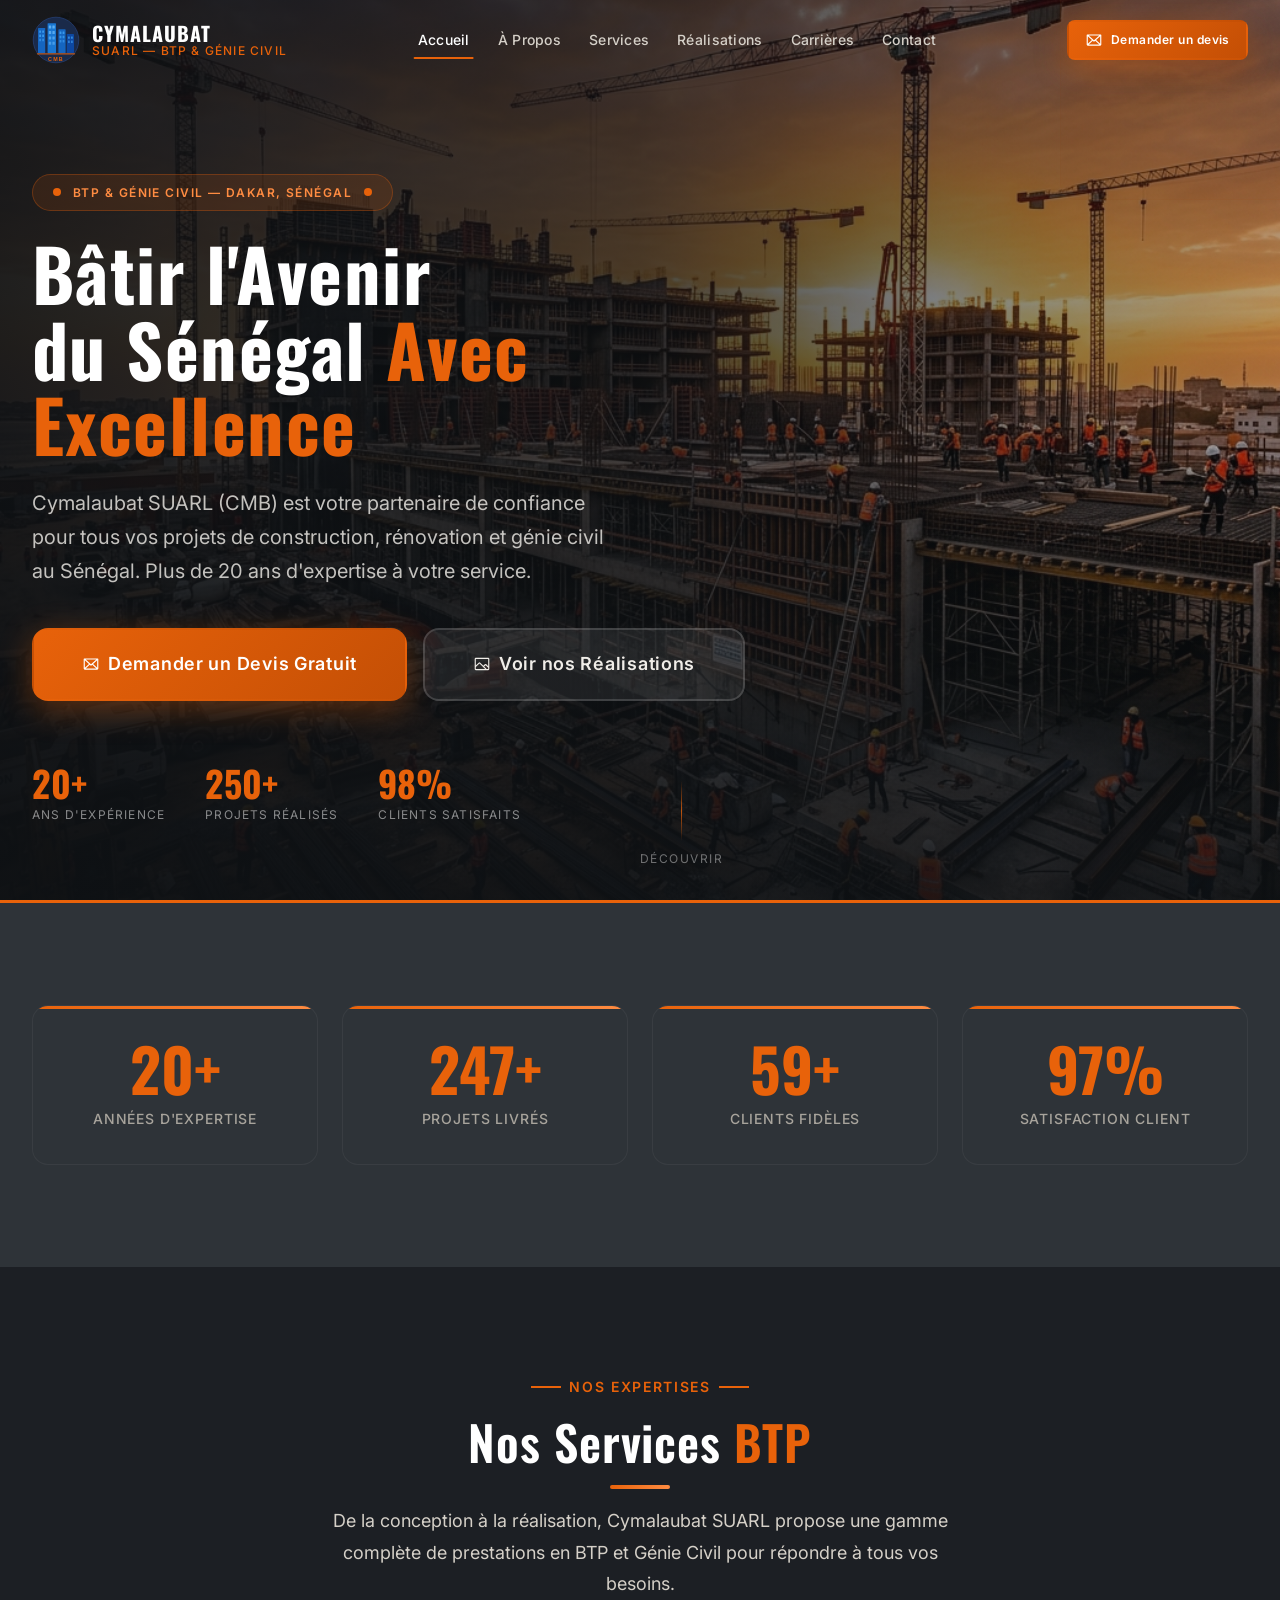
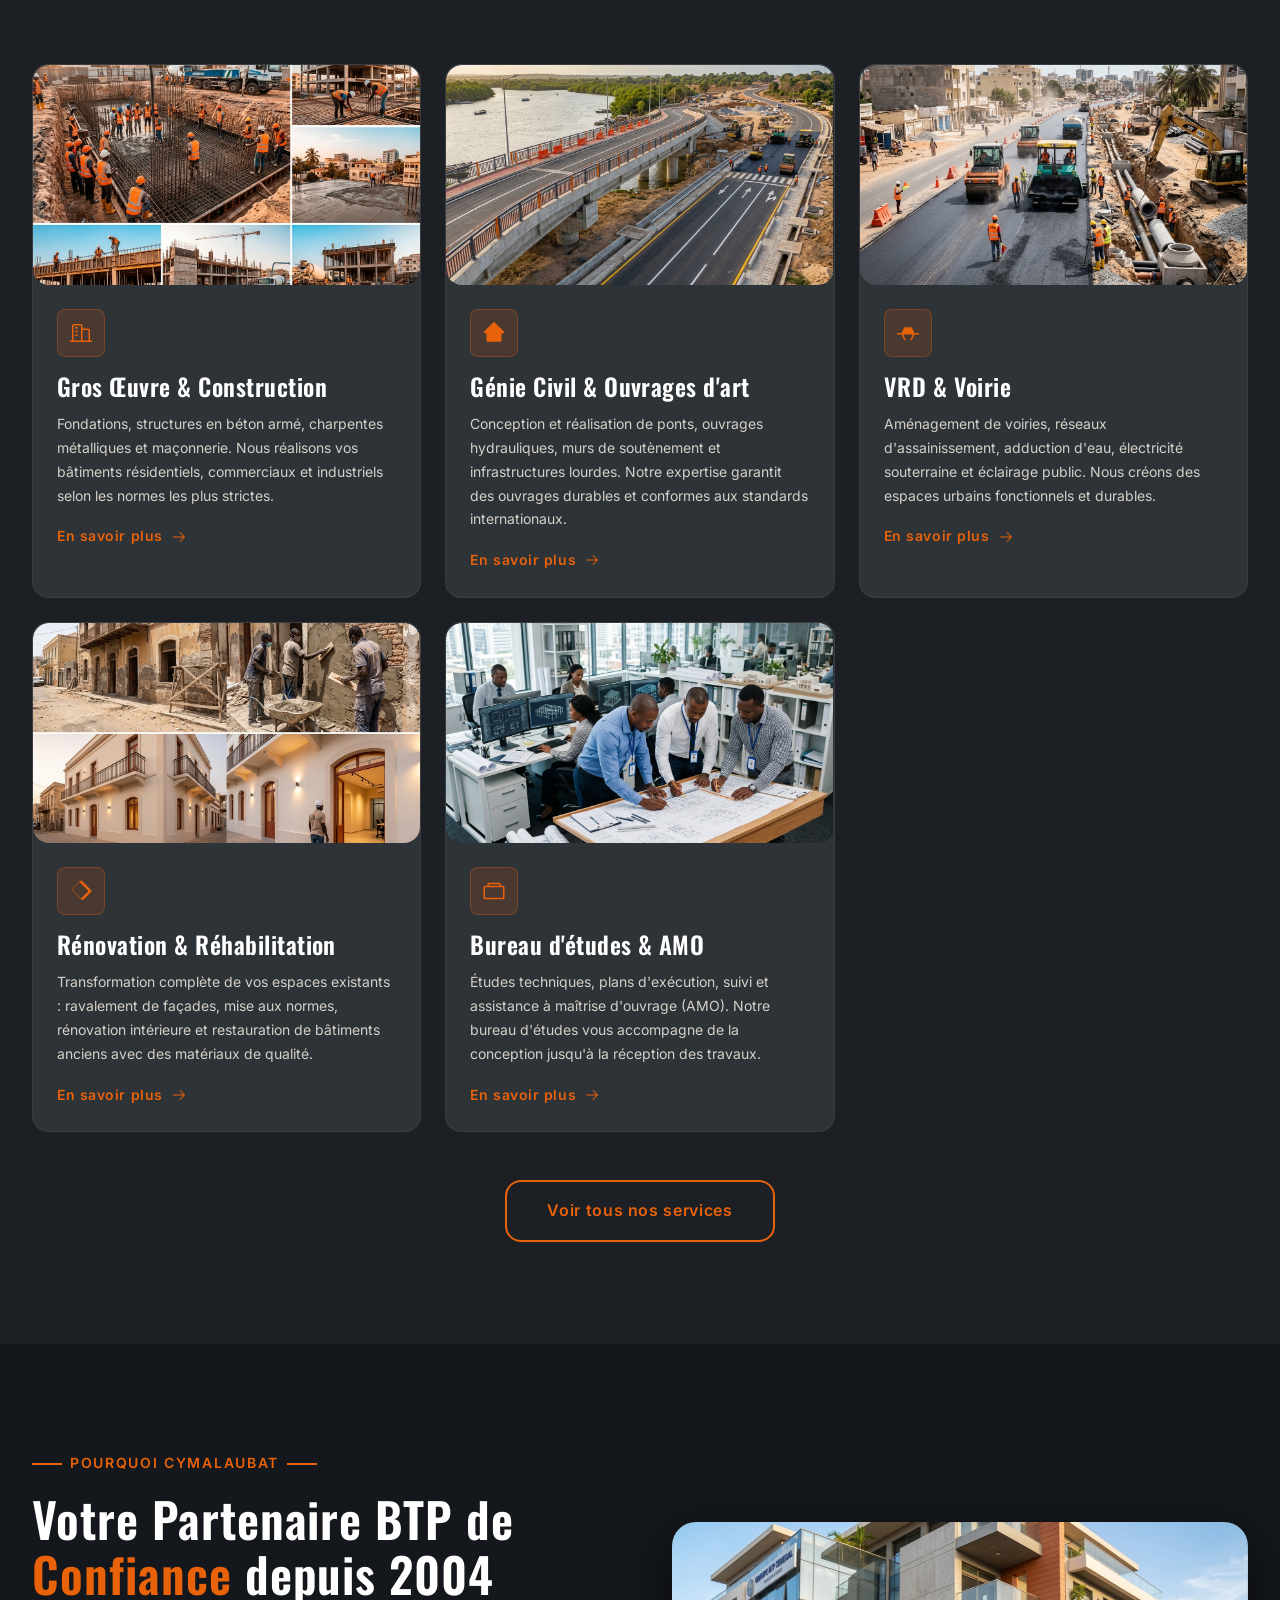
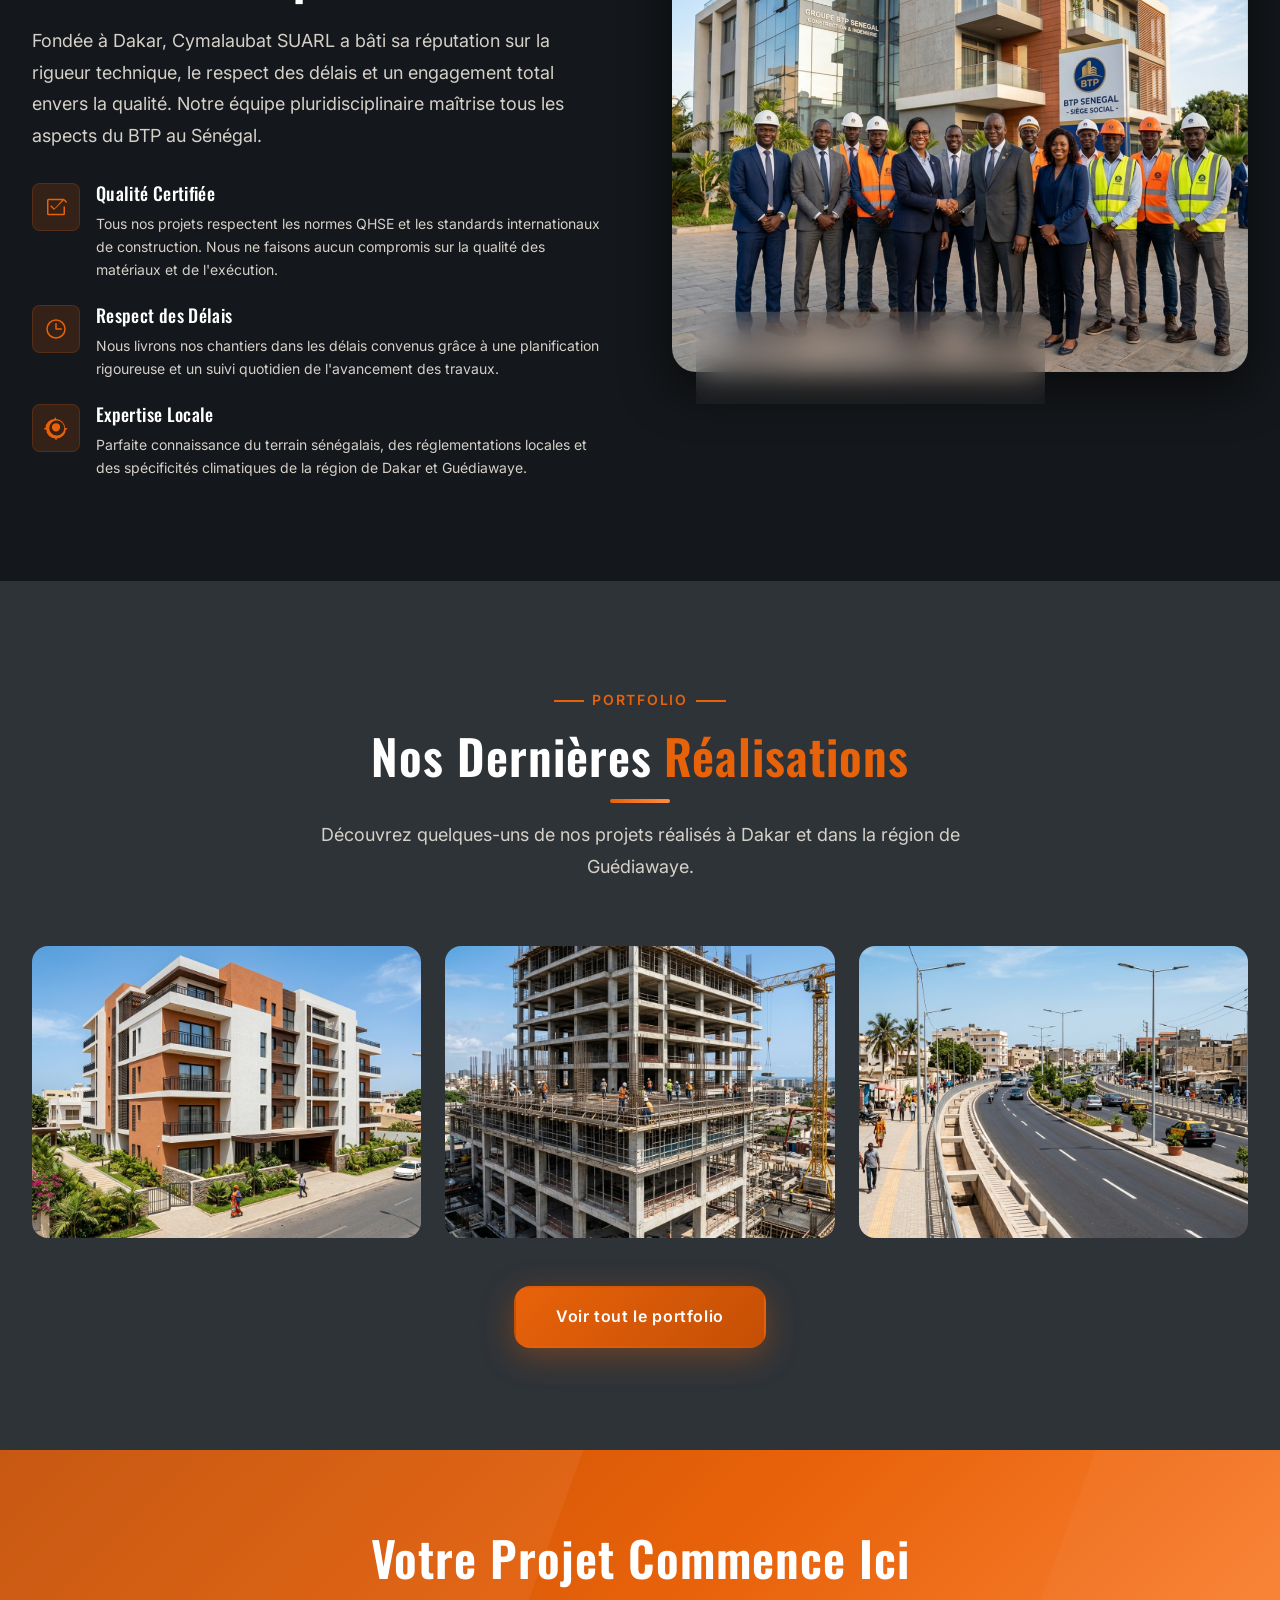
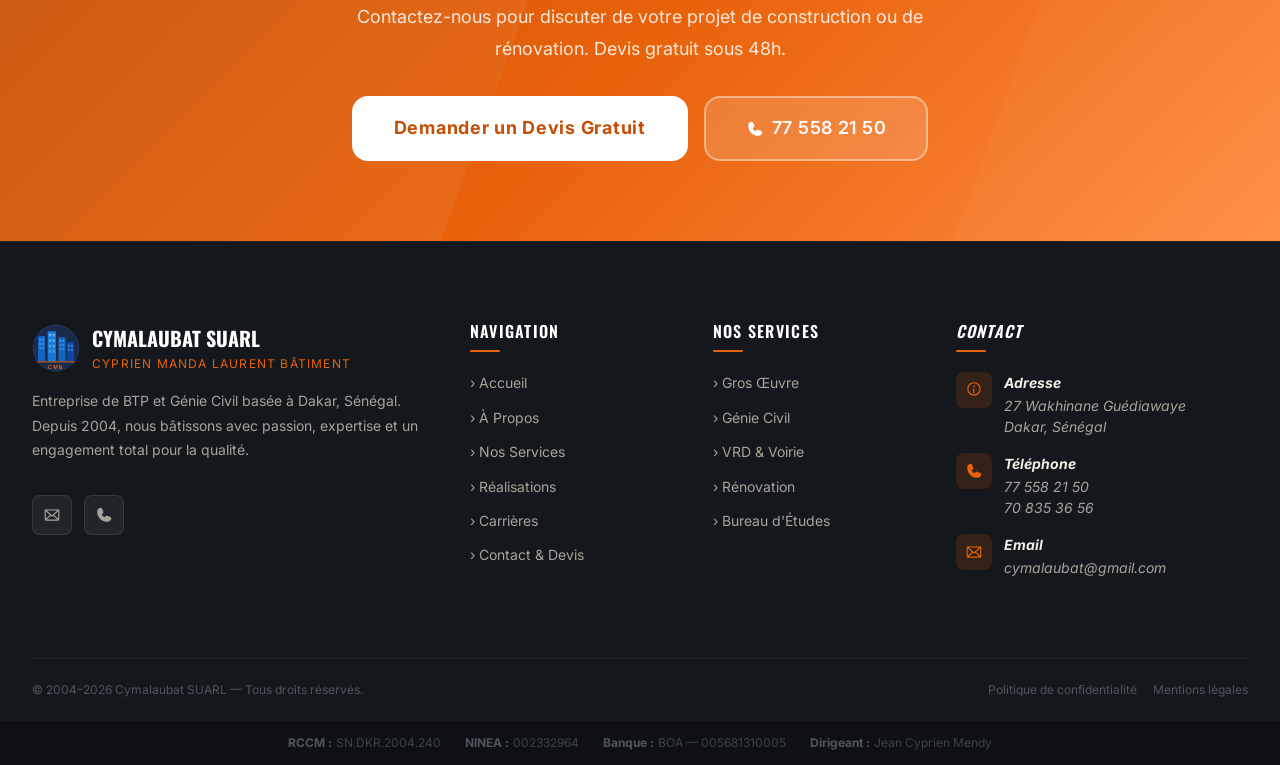
<file: index.html>
<!DOCTYPE html>
<html lang="fr">
<head>
  <meta charset="UTF-8"/>
  <meta name="viewport" content="width=device-width, initial-scale=1.0"/>
  <title>Cymalaubat SUARL — BTP & Génie Civil à Dakar, Sénégal</title>
  <meta name="description" content="Cymalaubat SUARL (CMB) : entreprise de BTP et Génie Civil à Dakar, Sénégal. Gros œuvre, génie civil, VRD, rénovation, bureau d'études. Plus de 20 ans d'expertise au service de vos projets de construction."/>
  <meta name="keywords" content="BTP Sénégal, génie civil Dakar, construction Sénégal, gros oeuvre Dakar, rénovation bâtiment, VRD Sénégal, Cymalaubat, CMB, bureau d'études BTP"/>
  <meta name="author" content="Cymalaubat SUARL"/>
  <meta name="robots" content="index, follow"/>
  <link rel="canonical" href="index.html"/>

  <!-- Open Graph -->
  <meta property="og:title" content="Cymalaubat SUARL — BTP & Génie Civil Sénégal"/>
  <meta property="og:description" content="Entreprise de BTP et Génie Civil à Dakar. Construction, rénovation, VRD, génie civil."/>
  <meta property="og:type" content="website"/>
  <meta property="og:locale" content="fr_SN"/>

  <!-- Schema.org -->
  <script type="application/ld+json">
  {
    "@context": "https://schema.org",
    "@type": "ConstructionBusiness",
    "name": "Cymalaubat SUARL",
    "alternateName": "CMB - Cyprien Manda Laurent Bâtiment",
    "description": "Entreprise de BTP et Génie Civil à Dakar, Sénégal",
    "address": {
      "@type": "PostalAddress",
      "streetAddress": "27 Wakhinane Guédiawaye",
      "addressLocality": "Dakar",
      "addressCountry": "SN"
    },
    "telephone": ["+221775582150", "+221708353656"],
    "email": "cymalaubat@gmail.com",
    "url": "index.html",
    "foundingDate": "2004",
    "registrationNumber": "SN.DKR.2004.240"
  }
  </script>

  <link rel="stylesheet" href="css/main.css"/>
  <link rel="stylesheet" href="css/components.css"/>
  <link rel="stylesheet" href="css/animations.css"/>

  <style>
    /* ── Hero Section ── */
    .hero {
      position: relative;
      min-height: 100vh;
      display: flex;
      align-items: center;
      overflow: hidden;
      background: var(--color-dark);
    }

    .hero__bg {
      position: absolute;
      inset: 0;
      background-image: url('assets/images/hero.jpg');
      background-size: cover;
      background-position: center 30%;
      transform: scale(1.05);
      animation: heroZoom 12s ease-in-out infinite alternate;
    }

    @keyframes heroZoom {
      from { transform: scale(1.05); }
      to   { transform: scale(1.0); }
    }

    .hero__content {
      position: relative;
      z-index: 2;
      max-width: 780px;
      padding-top: 100px;
    }

    .hero__eyebrow {
      display: inline-flex;
      align-items: center;
      gap: var(--space-3);
      background: rgba(232, 98, 10, 0.12);
      border: 1px solid rgba(232, 98, 10, 0.3);
      border-radius: var(--radius-full);
      padding: var(--space-2) var(--space-5);
      font-size: var(--text-xs);
      font-weight: 600;
      letter-spacing: 0.12em;
      text-transform: uppercase;
      color: var(--color-orange-light);
      margin-bottom: var(--space-6);
    }

    .hero__eyebrow-dot {
      width: 8px;
      height: 8px;
      background: var(--color-orange);
      border-radius: 50%;
      animation: pulse-orange 2s ease infinite;
    }

    .hero__title {
      font-family: var(--font-heading);
      font-size: clamp(2.5rem, 6vw, 4.5rem);
      font-weight: 700;
      line-height: 1.05;
      color: var(--color-white);
      margin-bottom: var(--space-6);
      letter-spacing: 0.02em;
    }

    .hero__title .orange { color: var(--color-orange); }

    .hero__subtitle {
      font-size: clamp(var(--text-base), 2vw, var(--text-xl));
      color: rgba(240, 237, 232, 0.8);
      line-height: 1.7;
      margin-bottom: var(--space-10);
      max-width: 580px;
    }

    .hero__actions {
      display: flex;
      gap: var(--space-4);
      flex-wrap: wrap;
      margin-bottom: var(--space-16);
    }

    .hero__stats {
      display: flex;
      gap: var(--space-10);
      flex-wrap: wrap;
    }

    .hero__stat {
      text-align: left;
    }

    .hero__stat-number {
      font-family: var(--font-heading);
      font-size: var(--text-4xl);
      font-weight: 700;
      color: var(--color-orange);
      line-height: 1;
      display: block;
    }

    .hero__stat-label {
      font-size: var(--text-xs);
      color: rgba(255,255,255,0.5);
      letter-spacing: 0.1em;
      text-transform: uppercase;
    }

    /* Scroll cue */
    .hero__scroll-cue {
      position: absolute;
      bottom: var(--space-8);
      left: 50%;
      transform: translateX(-50%);
      z-index: 2;
    }

    /* ── Stats Section ── */
    .stats-section {
      background: var(--color-concrete);
      border-top: 3px solid var(--color-orange);
    }

    /* ── Why Us ── */
    .why-grid {
      display: grid;
      grid-template-columns: repeat(auto-fit, minmax(240px, 1fr));
      gap: var(--space-6);
    }

    /* ── Clients / Partners strip ── */
    .partners-strip {
      background: var(--color-dark);
      padding: var(--space-10) 0;
      border-top: 1px solid rgba(255,255,255,0.05);
      border-bottom: 1px solid rgba(255,255,255,0.05);
    }

    .partners-strip p {
      text-align: center;
      font-size: var(--text-sm);
      color: var(--color-concrete-light);
      letter-spacing: 0.1em;
      text-transform: uppercase;
      margin-bottom: var(--space-6);
    }

    .partners-logos {
      display: flex;
      align-items: center;
      justify-content: center;
      flex-wrap: wrap;
      gap: var(--space-10);
    }

    .partner-logo {
      font-family: var(--font-heading);
      font-size: var(--text-xl);
      font-weight: 700;
      color: var(--color-concrete-light);
      letter-spacing: 0.08em;
      transition: color var(--transition-base);
      padding: var(--space-2) var(--space-4);
      border: 1px solid rgba(255,255,255,0.06);
      border-radius: var(--radius-md);
    }

    .partner-logo:hover { color: var(--color-orange); border-color: rgba(232,98,10,0.3); }

    /* ── Service Preview Strip ── */
    .services-preview {
      display: grid;
      grid-template-columns: repeat(auto-fill, minmax(min(100%,380px),1fr));
      gap: var(--space-6);
    }

    /* ── Recent Projects ── */
    .projects-grid {
      display: grid;
      grid-template-columns: repeat(3, 1fr);
      gap: var(--space-6);
    }

    @media (max-width: 900px) { .projects-grid { grid-template-columns: 1fr 1fr; } }
    @media (max-width: 600px) { .projects-grid { grid-template-columns: 1fr; } }

    .project-card {
      position: relative;
      border-radius: var(--radius-lg);
      overflow: hidden;
      aspect-ratio: 4/3;
      cursor: pointer;
      background: var(--color-concrete);
    }

    .project-card img {
      width: 100%;
      height: 100%;
      object-fit: cover;
      transition: transform var(--transition-slow);
    }

    .project-card:hover img { transform: scale(1.08); }

    .project-card__info {
      position: absolute;
      bottom: 0;
      left: 0;
      right: 0;
      background: linear-gradient(to top, rgba(0,0,0,0.85) 0%, transparent 100%);
      padding: var(--space-6) var(--space-5) var(--space-5);
      transform: translateY(10px);
      opacity: 0;
      transition: all var(--transition-base);
    }

    .project-card:hover .project-card__info { transform: translateY(0); opacity: 1; }

    .project-card__info h4 {
      font-size: var(--text-lg);
      color: var(--color-white);
      margin-bottom: var(--space-1);
    }

    .project-card__info span {
      font-size: var(--text-xs);
      color: var(--color-orange);
      letter-spacing: 0.08em;
      text-transform: uppercase;
    }
  </style>
</head>
<body>

<!-- ── Toast Container ────────────────────────────────── -->
<div id="toastContainer" class="toast-container" aria-live="polite"></div>

<!-- ── Navbar ─────────────────────────────────────────── -->
<header id="navbar" class="navbar" role="banner">
  <div class="container">
    <div class="navbar__inner">
      <a href="index.html" class="navbar__logo" aria-label="Cymalaubat SUARL — Accueil">
        <img src="assets/logo.svg" alt="Logo CMB Cymalaubat" class="navbar__logo-icon" width="48" height="48"/>
        <div class="navbar__logo-text">
          <span class="navbar__logo-name">CYMALAUBAT</span>
          <span class="navbar__logo-tagline">SUARL — BTP & Génie Civil</span>
        </div>
      </a>

      <nav class="navbar__nav" role="navigation" aria-label="Navigation principale">
        <a href="index.html"       class="navbar__link active">Accueil</a>
        <a href="a-propos.html"    class="navbar__link">À Propos</a>
        <a href="services.html"    class="navbar__link">Services</a>
        <a href="realisations.html" class="navbar__link">Réalisations</a>
        <a href="carrieres.html"   class="navbar__link">Carrières</a>
        <a href="contact.html"     class="navbar__link">Contact</a>
      </nav>

      <div class="navbar__cta">
        <a href="contact.html" class="btn btn--primary btn--sm" id="navDevisBtn">
          <svg xmlns="http://www.w3.org/2000/svg" width="16" height="16" fill="currentColor" viewBox="0 0 256 256"><path d="M224,48H32a8,8,0,0,0-8,8V192a16,16,0,0,0,16,16H216a16,16,0,0,0,16-16V56A8,8,0,0,0,224,48Zm-96,85.15L52.57,64H203.43ZM98.71,128,40,181.81V74.19Zm11.84,10.85,12,11.05a8,8,0,0,0,10.82,0l12-11.05,58,53.15H52.57ZM157.29,128,216,74.19V181.81Z"/></svg>
          Demander un devis
        </a>
      </div>

      <button class="hamburger" id="hamburger" aria-label="Menu" aria-expanded="false" aria-controls="mobileNav">
        <span></span><span></span><span></span>
      </button>
    </div>
  </div>
</header>

<!-- ── Mobile Nav ─────────────────────────────────────── -->
<nav id="mobileNav" class="mobile-nav" aria-label="Navigation mobile">
  <a href="index.html"       class="mobile-nav__link">Accueil</a>
  <a href="a-propos.html"    class="mobile-nav__link">À Propos</a>
  <a href="services.html"    class="mobile-nav__link">Services</a>
  <a href="realisations.html" class="mobile-nav__link">Réalisations</a>
  <a href="carrieres.html"   class="mobile-nav__link">Carrières</a>
  <a href="contact.html"     class="mobile-nav__link">Contact</a>
  <a href="contact.html"     class="btn btn--primary btn--lg" style="margin-top:2rem">Demander un devis</a>
</nav>

<!-- ── HERO ───────────────────────────────────────────── -->
<main id="main-content">
<section class="hero" aria-label="Bannière principale">
  <div class="hero__bg"></div>
  <div class="hero-overlay"></div>
  <div class="geo-shape geo-shape--1"></div>
  <div class="geo-shape geo-shape--2"></div>

  <div class="container">
    <div class="hero__content">
      <span class="hero__eyebrow">
        <span class="hero__eyebrow-dot"></span>
        BTP & Génie Civil — Dakar, Sénégal
        <span class="hero__eyebrow-dot"></span>
      </span>

      <h1 class="hero__title">
        Bâtir l'Avenir<br/>
        du Sénégal <span class="orange">Avec Excellence</span>
      </h1>

      <p class="hero__subtitle">
        Cymalaubat SUARL (CMB) est votre partenaire de confiance pour tous vos projets de construction, rénovation et génie civil au Sénégal. Plus de 20 ans d'expertise à votre service.
      </p>

      <div class="hero__actions">
        <a href="contact.html" class="btn btn--primary btn--xl" id="heroDevisBtn">
          <svg xmlns="http://www.w3.org/2000/svg" width="20" height="20" fill="currentColor" viewBox="0 0 256 256"><path d="M224,48H32a8,8,0,0,0-8,8V192a16,16,0,0,0,16,16H216a16,16,0,0,0,16-16V56A8,8,0,0,0,224,48Zm-96,85.15L52.57,64H203.43ZM98.71,128,40,181.81V74.19Zm11.84,10.85,12,11.05a8,8,0,0,0,10.82,0l12-11.05,58,53.15H52.57ZM157.29,128,216,74.19V181.81Z"/></svg>
          Demander un Devis Gratuit
        </a>
        <a href="realisations.html" class="btn btn--ghost btn--xl" id="heroPortfolioBtn">
          <svg xmlns="http://www.w3.org/2000/svg" width="20" height="20" fill="currentColor" viewBox="0 0 256 256"><path d="M216,40H40A16,16,0,0,0,24,56V200a16,16,0,0,0,16,16H216a16,16,0,0,0,16-16V56A16,16,0,0,0,216,40Zm0,16V158.75l-26.07-26.06a16,16,0,0,0-22.63,0l-20,20-44-44a16,16,0,0,0-22.62,0L40,149.37V56ZM40,172l52-52,80,80H40Zm176,28H194.63l-36-36,20-20L216,181.38V200Z"/></svg>
          Voir nos Réalisations
        </a>
      </div>

      <div class="hero__stats">
        <div class="hero__stat">
          <span class="hero__stat-number" data-counter data-target="20" data-suffix="+">20+</span>
          <span class="hero__stat-label">Ans d'expérience</span>
        </div>
        <div class="hero__stat">
          <span class="hero__stat-number" data-counter data-target="250" data-suffix="+">250+</span>
          <span class="hero__stat-label">Projets réalisés</span>
        </div>
        <div class="hero__stat">
          <span class="hero__stat-number" data-counter data-target="98" data-suffix="%">98%</span>
          <span class="hero__stat-label">Clients satisfaits</span>
        </div>
      </div>
    </div>
  </div>

  <!-- Scroll cue -->
  <div class="hero__scroll-cue">
    <a href="#stats" class="scroll-cue" aria-label="Défiler vers le bas">
      <span class="scroll-cue__line"></span>
      <span>Découvrir</span>
    </a>
  </div>
</section>

<!-- ── STATS BAND ──────────────────────────────────────── -->
<section id="stats" class="stats-section section" aria-label="Chiffres clés">
  <div class="container">
    <div class="grid-4">
      <div class="stat-card reveal">
        <span class="stat-card__number" data-counter data-target="20" data-suffix="+" data-duration="1800">20+</span>
        <span class="stat-card__label">Années d'Expertise</span>
      </div>
      <div class="stat-card reveal delay-100">
        <span class="stat-card__number" data-counter data-target="250" data-suffix="+" data-duration="1800">250+</span>
        <span class="stat-card__label">Projets Livrés</span>
      </div>
      <div class="stat-card reveal delay-200">
        <span class="stat-card__number" data-counter data-target="60" data-suffix="+" data-duration="1800">60+</span>
        <span class="stat-card__label">Clients Fidèles</span>
      </div>
      <div class="stat-card reveal delay-300">
        <span class="stat-card__number" data-counter data-target="98" data-suffix="%" data-duration="1800">98%</span>
        <span class="stat-card__label">Satisfaction Client</span>
      </div>
    </div>
  </div>
</section>

<!-- ── SERVICES APERÇU ─────────────────────────────────── -->
<section class="section section--anthracite" aria-labelledby="services-title">
  <div class="container">
    <div class="section-header">
      <span class="eyebrow">Nos Expertises</span>
      <h2 id="services-title">Nos Services <span class="text-orange">BTP</span></h2>
      <div class="accent-line"></div>
      <p>De la conception à la réalisation, Cymalaubat SUARL propose une gamme complète de prestations en BTP et Génie Civil pour répondre à tous vos besoins.</p>
    </div>

    <div class="services-preview">
      <!-- Gros Oeuvre -->
      <article class="service-card reveal">
        <div class="img-parallax-wrap">
          <img src="assets/images/service-gros-oeuvre.jpg" alt="Gros œuvre et construction à Dakar" class="service-card__img" loading="lazy" width="600" height="220"/>
        </div>
        <div class="service-card__body">
          <div class="service-card__icon" aria-hidden="true">
            <svg xmlns="http://www.w3.org/2000/svg" fill="currentColor" viewBox="0 0 256 256"><path d="M240,208H224V96a16,16,0,0,0-16-16H144V48a16,16,0,0,0-16-16H48A16,16,0,0,0,32,48V208H16a8,8,0,0,0,0,16H240a8,8,0,0,0,0-16ZM208,96V208H144V96ZM48,48h80V208H48ZM64,72a8,8,0,0,1,8-8H88a8,8,0,0,1,0,16H72A8,8,0,0,1,64,72Zm0,40a8,8,0,0,1,8-8H88a8,8,0,0,1,0,16H72A8,8,0,0,1,64,112Zm0,40a8,8,0,0,1,8-8H88a8,8,0,0,1,0,16H72A8,8,0,0,1,64,152Z"/></svg>
          </div>
          <h3>Gros Œuvre & Construction</h3>
          <p>Fondations, structures en béton armé, charpentes métalliques et maçonnerie. Nous réalisons vos bâtiments résidentiels, commerciaux et industriels selon les normes les plus strictes.</p>
          <a href="services.html#gros-oeuvre" class="service-card__link">
            En savoir plus
            <svg xmlns="http://www.w3.org/2000/svg" width="16" height="16" fill="currentColor" viewBox="0 0 256 256"><path d="M221.66,133.66l-72,72a8,8,0,0,1-11.32-11.32L196.69,136H40a8,8,0,0,1,0-16H196.69L138.34,61.66a8,8,0,0,1,11.32-11.32l72,72A8,8,0,0,1,221.66,133.66Z"/></svg>
          </a>
        </div>
      </article>

      <!-- Génie Civil -->
      <article class="service-card reveal delay-100">
        <div class="img-parallax-wrap">
          <img src="assets/images/service-genie-civil.jpg" alt="Génie civil et ouvrages d'art Sénégal" class="service-card__img" loading="lazy" width="600" height="220"/>
        </div>
        <div class="service-card__body">
          <div class="service-card__icon" aria-hidden="true">
            <svg xmlns="http://www.w3.org/2000/svg" fill="currentColor" viewBox="0 0 256 256"><path d="M236,120a12,12,0,0,1-12,12H208v76a12,12,0,0,1-12,12H60a12,12,0,0,1-12-12V132H32a12,12,0,0,1-8.49-20.49l96-96a12,12,0,0,1,16.97,0l96,96A12,12,0,0,1,236,120Z"/></svg>
          </div>
          <h3>Génie Civil & Ouvrages d'art</h3>
          <p>Conception et réalisation de ponts, ouvrages hydrauliques, murs de soutènement et infrastructures lourdes. Notre expertise garantit des ouvrages durables et conformes aux standards internationaux.</p>
          <a href="services.html#genie-civil" class="service-card__link">
            En savoir plus
            <svg xmlns="http://www.w3.org/2000/svg" width="16" height="16" fill="currentColor" viewBox="0 0 256 256"><path d="M221.66,133.66l-72,72a8,8,0,0,1-11.32-11.32L196.69,136H40a8,8,0,0,1,0-16H196.69L138.34,61.66a8,8,0,0,1,11.32-11.32l72,72A8,8,0,0,1,221.66,133.66Z"/></svg>
          </a>
        </div>
      </article>

      <!-- VRD -->
      <article class="service-card reveal delay-200">
        <div class="img-parallax-wrap">
          <img src="assets/images/service-vrd.jpg" alt="VRD voirie et réseaux divers Sénégal" class="service-card__img" loading="lazy" width="600" height="220"/>
        </div>
        <div class="service-card__body">
          <div class="service-card__icon" aria-hidden="true">
            <svg xmlns="http://www.w3.org/2000/svg" fill="currentColor" viewBox="0 0 256 256"><path d="M248,136a8,8,0,0,1-8,8H196.94l-28.72,57.44A8,8,0,0,1,161.06,206a7.93,7.93,0,0,1-3.35-.74A8,8,0,0,1,154,196.56L180.06,144H75.94L102,196.56a8,8,0,0,1-3.71,10.7,7.93,7.93,0,0,1-3.35.74,8,8,0,0,1-7.16-4.44L59.06,144H16a8,8,0,0,1,0-16H59.06L87.78,70.56A8,8,0,0,1,94.94,66h66.12a8,8,0,0,1,7.16,4.44L196.94,128H240A8,8,0,0,1,248,136Z"/></svg>
          </div>
          <h3>VRD & Voirie</h3>
          <p>Aménagement de voiries, réseaux d'assainissement, adduction d'eau, électricité souterraine et éclairage public. Nous créons des espaces urbains fonctionnels et durables.</p>
          <a href="services.html#vrd" class="service-card__link">
            En savoir plus
            <svg xmlns="http://www.w3.org/2000/svg" width="16" height="16" fill="currentColor" viewBox="0 0 256 256"><path d="M221.66,133.66l-72,72a8,8,0,0,1-11.32-11.32L196.69,136H40a8,8,0,0,1,0-16H196.69L138.34,61.66a8,8,0,0,1,11.32-11.32l72,72A8,8,0,0,1,221.66,133.66Z"/></svg>
          </a>
        </div>
      </article>

      <!-- Rénovation -->
      <article class="service-card reveal delay-300">
        <div class="img-parallax-wrap">
          <img src="assets/images/service-renovation.jpg" alt="Rénovation et réhabilitation de bâtiments" class="service-card__img" loading="lazy" width="600" height="220"/>
        </div>
        <div class="service-card__body">
          <div class="service-card__icon" aria-hidden="true">
            <svg xmlns="http://www.w3.org/2000/svg" fill="currentColor" viewBox="0 0 256 256"><path d="M235.32,116.68,139.32,20.69a16,16,0,0,0-22.64,0L36.68,100.69a16,16,0,0,0,0,22.63l96,96a16.06,16.06,0,0,0,22.64,0L235.32,139.31a16,16,0,0,0,0-22.63ZM128,208,32,112l80-80,96,96Z"/></svg>
          </div>
          <h3>Rénovation & Réhabilitation</h3>
          <p>Transformation complète de vos espaces existants : ravalement de façades, mise aux normes, rénovation intérieure et restauration de bâtiments anciens avec des matériaux de qualité.</p>
          <a href="services.html#renovation" class="service-card__link">
            En savoir plus
            <svg xmlns="http://www.w3.org/2000/svg" width="16" height="16" fill="currentColor" viewBox="0 0 256 256"><path d="M221.66,133.66l-72,72a8,8,0,0,1-11.32-11.32L196.69,136H40a8,8,0,0,1,0-16H196.69L138.34,61.66a8,8,0,0,1,11.32-11.32l72,72A8,8,0,0,1,221.66,133.66Z"/></svg>
          </a>
        </div>
      </article>

      <!-- Bureau d'études -->
      <article class="service-card reveal delay-400">
        <div class="img-parallax-wrap">
          <img src="assets/images/service-bureau-etudes.jpg" alt="Bureau d'études et AMO BTP Dakar" class="service-card__img" loading="lazy" width="600" height="220"/>
        </div>
        <div class="service-card__body">
          <div class="service-card__icon" aria-hidden="true">
            <svg xmlns="http://www.w3.org/2000/svg" fill="currentColor" viewBox="0 0 256 256"><path d="M224,72H200V56a16,16,0,0,0-16-16H72A16,16,0,0,0,56,56V72H32A16,16,0,0,0,16,88V200a16,16,0,0,0,16,16H224a16,16,0,0,0,16-16V88A16,16,0,0,0,224,72ZM72,56H184V72H72ZM224,200H32V88H224Z"/></svg>
          </div>
          <h3>Bureau d'études & AMO</h3>
          <p>Études techniques, plans d'exécution, suivi et assistance à maîtrise d'ouvrage (AMO). Notre bureau d'études vous accompagne de la conception jusqu'à la réception des travaux.</p>
          <a href="services.html#bureau-etudes" class="service-card__link">
            En savoir plus
            <svg xmlns="http://www.w3.org/2000/svg" width="16" height="16" fill="currentColor" viewBox="0 0 256 256"><path d="M221.66,133.66l-72,72a8,8,0,0,1-11.32-11.32L196.69,136H40a8,8,0,0,1,0-16H196.69L138.34,61.66a8,8,0,0,1,11.32-11.32l72,72A8,8,0,0,1,221.66,133.66Z"/></svg>
          </a>
        </div>
      </article>
    </div>

    <div style="text-align:center; margin-top:var(--space-12)">
      <a href="services.html" class="btn btn--secondary btn--lg">Voir tous nos services</a>
    </div>
  </div>
</section>

<!-- ── POURQUOI NOUS ────────────────────────────────────── -->
<section class="section section--dark" aria-labelledby="why-title">
  <div class="container">
    <div style="display:grid; grid-template-columns:1fr 1fr; gap:var(--space-16); align-items:center;" class="grid-why">
      <div class="reveal-left">
        <span class="eyebrow" style="display:inline-flex; align-items:center; gap:var(--space-2); font-size:var(--text-sm); font-weight:600; letter-spacing:0.12em; text-transform:uppercase; color:var(--color-orange); margin-bottom:var(--space-4)">
          <span style="width:30px;height:2px;background:var(--color-orange);display:inline-block"></span>
          Pourquoi Cymalaubat
          <span style="width:30px;height:2px;background:var(--color-orange);display:inline-block"></span>
        </span>
        <h2 id="why-title" style="margin-bottom:var(--space-6)">
          Votre Partenaire BTP de <span class="text-orange">Confiance</span> depuis 2004
        </h2>
        <p style="margin-bottom:var(--space-8); font-size:var(--text-lg);">
          Fondée à Dakar, Cymalaubat SUARL a bâti sa réputation sur la rigueur technique, le respect des délais et un engagement total envers la qualité. Notre équipe pluridisciplinaire maîtrise tous les aspects du BTP au Sénégal.
        </p>

        <div style="display:flex; flex-direction:column; gap:var(--space-6);">
          <div class="benefit-item">
            <div class="benefit-item__icon" aria-hidden="true">
              <svg xmlns="http://www.w3.org/2000/svg" width="24" height="24" fill="currentColor" viewBox="0 0 256 256"><path d="M243.28,68.24l-24-23.56A16,16,0,0,0,208,40H48A16,16,0,0,0,32,56V200a16,16,0,0,0,16,16H208a16,16,0,0,0,16-16V128a8,8,0,0,0-16,0v72H48V56H208v.43l24,23.56A8,8,0,0,0,243.28,68.24ZM100.69,155.31a8,8,0,0,0,11.31,0L212,55.32l-11.31-11.31L112,144.69,76.69,109.37,65.37,120.69Z"/></svg>
            </div>
            <div class="benefit-item__text">
              <h5>Qualité Certifiée</h5>
              <p>Tous nos projets respectent les normes QHSE et les standards internationaux de construction. Nous ne faisons aucun compromis sur la qualité des matériaux et de l'exécution.</p>
            </div>
          </div>

          <div class="benefit-item">
            <div class="benefit-item__icon" aria-hidden="true">
              <svg xmlns="http://www.w3.org/2000/svg" width="24" height="24" fill="currentColor" viewBox="0 0 256 256"><path d="M128,24A104,104,0,1,0,232,128,104.11,104.11,0,0,0,128,24Zm0,192a88,88,0,1,1,88-88A88.1,88.1,0,0,1,128,216Zm64-88a8,8,0,0,1-8,8H128a8,8,0,0,1-8-8V72a8,8,0,0,1,16,0v48h48A8,8,0,0,1,192,128Z"/></svg>
            </div>
            <div class="benefit-item__text">
              <h5>Respect des Délais</h5>
              <p>Nous livrons nos chantiers dans les délais convenus grâce à une planification rigoureuse et un suivi quotidien de l'avancement des travaux.</p>
            </div>
          </div>

          <div class="benefit-item">
            <div class="benefit-item__icon" aria-hidden="true">
              <svg xmlns="http://www.w3.org/2000/svg" width="24" height="24" fill="currentColor" viewBox="0 0 256 256"><path d="M172,120a44,44,0,1,1-44-44A44.05,44.05,0,0,1,172,120Zm60,8H224a96.11,96.11,0,0,0-96-96V24a8,8,0,0,0-16,0V32a96.11,96.11,0,0,0-96,96H8a8,8,0,0,0,0,16H24a96.11,96.11,0,0,0,96,96v8a8,8,0,0,0,16,0v-8a96.11,96.11,0,0,0,96-96h8a8,8,0,0,0,0-16Zm-96,80a80.09,80.09,0,0,1-80-80,80.09,80.09,0,0,1,80-80,80.09,80.09,0,0,1,80,80A80.09,80.09,0,0,1,136,208Z"/></svg>
            </div>
            <div class="benefit-item__text">
              <h5>Expertise Locale</h5>
              <p>Parfaite connaissance du terrain sénégalais, des réglementations locales et des spécificités climatiques de la région de Dakar et Guédiawaye.</p>
            </div>
          </div>
        </div>
      </div>

      <div class="reveal-right">
        <div class="img-parallax-wrap" style="border-radius:var(--radius-xl); overflow:hidden; box-shadow:var(--shadow-xl);">
          <img src="assets/images/about-team.jpg" alt="L'équipe Cymalaubat SUARL" width="600" height="450" loading="lazy" style="width:100%;height:450px;object-fit:cover;"/>
        </div>

        <!-- Floating badge -->
        <div style="position:relative; margin-top:-60px; margin-left:var(--space-6);">
          <div class="glass-card" style="display:inline-flex; align-items:center; gap:var(--space-4); padding:var(--space-4) var(--space-6);">
            <div style="width:52px;height:52px;background:var(--color-orange);border-radius:var(--radius-md);display:flex;align-items:center;justify-content:center;flex-shrink:0;">
              <svg xmlns="http://www.w3.org/2000/svg" width="28" height="28" fill="white" viewBox="0 0 256 256"><path d="M234.29,69.53l-128-64a8,8,0,0,0-12.58,6.61V72H32A16,16,0,0,0,16,88V216a16,16,0,0,0,16,16H240a16,16,0,0,0,16-16V76.09A8,8,0,0,0,234.29,69.53ZM32,88H93.72V216H32Zm208,128H109.72V88h-16V27.31L240,86.09Z"/></svg>
            </div>
            <div>
              <div style="font-family:var(--font-heading);font-size:var(--text-2xl);font-weight:700;color:var(--color-white)">RCCM Certifié</div>
              <div style="font-size:var(--text-xs);color:var(--color-mid-gray)">SN.DKR.2004.240 — NINEA: 002332964</div>
            </div>
          </div>
        </div>
      </div>
    </div>
  </div>
</section>

<!-- ── RÉALISATIONS RÉCENTES ──────────────────────────── -->
<section class="section section--concrete" aria-labelledby="projets-title">
  <div class="container">
    <div class="section-header">
      <span class="eyebrow">Portfolio</span>
      <h2 id="projets-title">Nos Dernières <span class="text-orange">Réalisations</span></h2>
      <div class="accent-line"></div>
      <p>Découvrez quelques-uns de nos projets réalisés à Dakar et dans la région de Guédiawaye.</p>
    </div>

    <div class="projects-grid">
      <div class="project-card reveal">
        <img src="assets/images/projet-1.jpg" alt="Immeuble résidentiel Dakar" loading="lazy" width="400" height="300"/>
        <div class="project-card__info">
          <h4>Résidence Les Palmiers</h4>
          <span>Gros Œuvre — Guédiawaye</span>
        </div>
      </div>
      <div class="project-card reveal delay-100">
        <img src="assets/images/projet-2.jpg" alt="Immeuble commercial en construction" loading="lazy" width="400" height="300"/>
        <div class="project-card__info">
          <h4>Centre Commercial Ndakarou</h4>
          <span>Construction — Dakar</span>
        </div>
      </div>
      <div class="project-card reveal delay-200">
        <img src="assets/images/projet-route.jpg" alt="Route et voirie Dakar" loading="lazy" width="400" height="300"/>
        <div class="project-card__info">
          <h4>Voirie Quartier Wakhinane</h4>
          <span>VRD & Voirie — Guédiawaye</span>
        </div>
      </div>
    </div>

    <div style="text-align:center; margin-top:var(--space-12)">
      <a href="realisations.html" class="btn btn--primary btn--lg">Voir tout le portfolio</a>
    </div>
  </div>
</section>

<!-- ── CTA BAND ────────────────────────────────────────── -->
<section class="cta-band" aria-label="Appel à l'action">
  <div class="container">
    <h2>Votre Projet Commence Ici</h2>
    <p>Contactez-nous pour discuter de votre projet de construction ou de rénovation. Devis gratuit sous 48h.</p>
    <div class="btn-group">
      <a href="contact.html" class="btn" style="background:white;color:var(--color-orange-dark);font-weight:700;padding:var(--space-4) var(--space-10);border-radius:var(--radius-lg);font-size:var(--text-lg);" id="ctaDevisBtn">
        Demander un Devis Gratuit
      </a>
      <a href="tel:+221775582150" class="btn" style="background:rgba(255,255,255,0.15);color:white;border:2px solid rgba(255,255,255,0.4);padding:var(--space-4) var(--space-10);border-radius:var(--radius-lg);font-size:var(--text-lg);">
        <svg xmlns="http://www.w3.org/2000/svg" width="20" height="20" fill="currentColor" viewBox="0 0 256 256"><path d="M222.37,158.46l-47.11-21.11-.13-.06a16,16,0,0,0-15.17,1.4,8.12,8.12,0,0,0-.75.56L134.87,160c-15.42-7.49-31.34-23.29-38.83-38.51l20.78-24.71c.2-.25.39-.5.57-.77a16,16,0,0,0,1.32-15.06l0-.12L97.54,33.64a16,16,0,0,0-16.62-9.52A56.26,56.26,0,0,0,32,80c0,79.4,64.6,144,144,144a56.26,56.26,0,0,0,55.88-48.92A16,16,0,0,0,222.37,158.46Z"/></svg>
        77 558 21 50
      </a>
    </div>
  </div>
</section>

</main>

<!-- ── FOOTER ──────────────────────────────────────────── -->
<footer class="footer" role="contentinfo">
  <div class="container">
    <div class="footer__grid">
      <!-- Brand -->
      <div class="footer__brand">
        <div class="footer__logo">
          <img src="assets/logo.svg" alt="Logo Cymalaubat SUARL" class="footer__logo-icon" width="48" height="48"/>
          <div>
            <div class="footer__logo-name">CYMALAUBAT SUARL</div>
            <div class="footer__logo-sub">Cyprien Manda Laurent Bâtiment</div>
          </div>
        </div>
        <p>Entreprise de BTP et Génie Civil basée à Dakar, Sénégal. Depuis 2004, nous bâtissons avec passion, expertise et un engagement total pour la qualité.</p>
        <div class="footer__social" aria-label="Réseaux sociaux">
          <a href="mailto:cymalaubat@gmail.com" class="social-link" title="Email" aria-label="Nous envoyer un email">
            <svg xmlns="http://www.w3.org/2000/svg" width="18" height="18" fill="currentColor" viewBox="0 0 256 256"><path d="M224,48H32a8,8,0,0,0-8,8V192a16,16,0,0,0,16,16H216a16,16,0,0,0,16-16V56A8,8,0,0,0,224,48Zm-96,85.15L52.57,64H203.43ZM98.71,128,40,181.81V74.19Zm11.84,10.85,12,11.05a8,8,0,0,0,10.82,0l12-11.05,58,53.15H52.57ZM157.29,128,216,74.19V181.81Z"/></svg>
          </a>
          <a href="tel:+221775582150" class="social-link" title="Téléphone" aria-label="Nous appeler">
            <svg xmlns="http://www.w3.org/2000/svg" width="18" height="18" fill="currentColor" viewBox="0 0 256 256"><path d="M222.37,158.46l-47.11-21.11-.13-.06a16,16,0,0,0-15.17,1.4,8.12,8.12,0,0,0-.75.56L134.87,160c-15.42-7.49-31.34-23.29-38.83-38.51l20.78-24.71c.2-.25.39-.5.57-.77a16,16,0,0,0,1.32-15.06l0-.12L97.54,33.64a16,16,0,0,0-16.62-9.52A56.26,56.26,0,0,0,32,80c0,79.4,64.6,144,144,144a56.26,56.26,0,0,0,55.88-48.92A16,16,0,0,0,222.37,158.46Z"/></svg>
          </a>
        </div>
      </div>

      <!-- Navigation -->
      <nav aria-label="Liens du pied de page">
        <h3 class="footer__col-title">Navigation</h3>
        <ul class="footer__links">
          <li><a href="index.html"        class="footer__link">› Accueil</a></li>
          <li><a href="a-propos.html"     class="footer__link">› À Propos</a></li>
          <li><a href="services.html"     class="footer__link">› Nos Services</a></li>
          <li><a href="realisations.html" class="footer__link">› Réalisations</a></li>
          <li><a href="carrieres.html"    class="footer__link">› Carrières</a></li>
          <li><a href="contact.html"      class="footer__link">› Contact & Devis</a></li>
        </ul>
      </nav>

      <!-- Services -->
      <nav aria-label="Services BTP">
        <h3 class="footer__col-title">Nos Services</h3>
        <ul class="footer__links">
          <li><a href="services.html#gros-oeuvre"    class="footer__link">› Gros Œuvre</a></li>
          <li><a href="services.html#genie-civil"    class="footer__link">› Génie Civil</a></li>
          <li><a href="services.html#vrd"            class="footer__link">› VRD & Voirie</a></li>
          <li><a href="services.html#renovation"     class="footer__link">› Rénovation</a></li>
          <li><a href="services.html#bureau-etudes"  class="footer__link">› Bureau d'Études</a></li>
        </ul>
      </nav>

      <!-- Contact -->
      <address>
        <h3 class="footer__col-title">Contact</h3>
        <div class="footer__contact-item">
          <div class="footer__contact-icon" aria-hidden="true">
            <svg xmlns="http://www.w3.org/2000/svg" width="18" height="18" fill="currentColor" viewBox="0 0 256 256"><path d="M128,16a96,96,0,1,0,96,96A96.11,96.11,0,0,0,128,16Zm0,176a80,80,0,1,1,80-80A80.09,80.09,0,0,1,128,192Zm0-104a12,12,0,1,1,12-12A12,12,0,0,1,128,88Zm4,24v56a8,8,0,0,1-16,0V112a8,8,0,0,1,16,0Z"/></svg>
          </div>
          <div class="footer__contact-text">
            <strong>Adresse</strong>
            27 Wakhinane Guédiawaye<br/>Dakar, Sénégal
          </div>
        </div>
        <div class="footer__contact-item">
          <div class="footer__contact-icon" aria-hidden="true">
            <svg xmlns="http://www.w3.org/2000/svg" width="18" height="18" fill="currentColor" viewBox="0 0 256 256"><path d="M222.37,158.46l-47.11-21.11-.13-.06a16,16,0,0,0-15.17,1.4,8.12,8.12,0,0,0-.75.56L134.87,160c-15.42-7.49-31.34-23.29-38.83-38.51l20.78-24.71c.2-.25.39-.5.57-.77a16,16,0,0,0,1.32-15.06l0-.12L97.54,33.64a16,16,0,0,0-16.62-9.52A56.26,56.26,0,0,0,32,80c0,79.4,64.6,144,144,144a56.26,56.26,0,0,0,55.88-48.92A16,16,0,0,0,222.37,158.46Z"/></svg>
          </div>
          <div class="footer__contact-text">
            <strong>Téléphone</strong>
            <a href="tel:+221775582150" style="color:inherit">77 558 21 50</a><br/>
            <a href="tel:+221708353656" style="color:inherit">70 835 36 56</a>
          </div>
        </div>
        <div class="footer__contact-item">
          <div class="footer__contact-icon" aria-hidden="true">
            <svg xmlns="http://www.w3.org/2000/svg" width="18" height="18" fill="currentColor" viewBox="0 0 256 256"><path d="M224,48H32a8,8,0,0,0-8,8V192a16,16,0,0,0,16,16H216a16,16,0,0,0,16-16V56A8,8,0,0,0,224,48Zm-96,85.15L52.57,64H203.43ZM98.71,128,40,181.81V74.19Zm11.84,10.85,12,11.05a8,8,0,0,0,10.82,0l12-11.05,58,53.15H52.57ZM157.29,128,216,74.19V181.81Z"/></svg>
          </div>
          <div class="footer__contact-text">
            <strong>Email</strong>
            <a href="mailto:cymalaubat@gmail.com" style="color:inherit">cymalaubat@gmail.com</a>
          </div>
        </div>
      </address>
    </div>

    <div class="footer__bottom">
      <p>© 2004–2026 Cymalaubat SUARL — Tous droits réservés.</p>
      <div class="footer__bottom-links">
        <a href="contact.html">Politique de confidentialité</a>
        <a href="contact.html">Mentions légales</a>
      </div>
    </div>
  </div>

  <!-- Legal strip -->
  <div class="footer__legal-strip">
    <div class="container">
      <div class="footer__legal-item"><strong>RCCM :</strong> SN.DKR.2004.240</div>
      <div class="footer__legal-item"><strong>NINEA :</strong> 002332964</div>
      <div class="footer__legal-item"><strong>Banque :</strong> BOA — 005681310005</div>
      <div class="footer__legal-item"><strong>Dirigeant :</strong> Jean Cyprien Mendy</div>
    </div>
  </div>
</footer>

<!-- ── Back to Top ─────────────────────────────────────── -->
<button id="backToTop" class="back-to-top" aria-label="Retour en haut de page">
  <svg xmlns="http://www.w3.org/2000/svg" width="20" height="20" fill="currentColor" viewBox="0 0 256 256"><path d="M213.66,165.66a8,8,0,0,1-11.32,0L128,91.31,53.66,165.66a8,8,0,0,1-11.32-11.32l80-80a8,8,0,0,1,11.32,0l80,80A8,8,0,0,1,213.66,165.66Z"/></svg>
</button>

<!-- Responsive style override -->
<style>
  @media (max-width: 900px) {
    .grid-why { grid-template-columns: 1fr !important; }
  }
</style>

<script src="js/main.js"></script>
<script src="js/counter.js"></script>
</body>
</html>
</file>
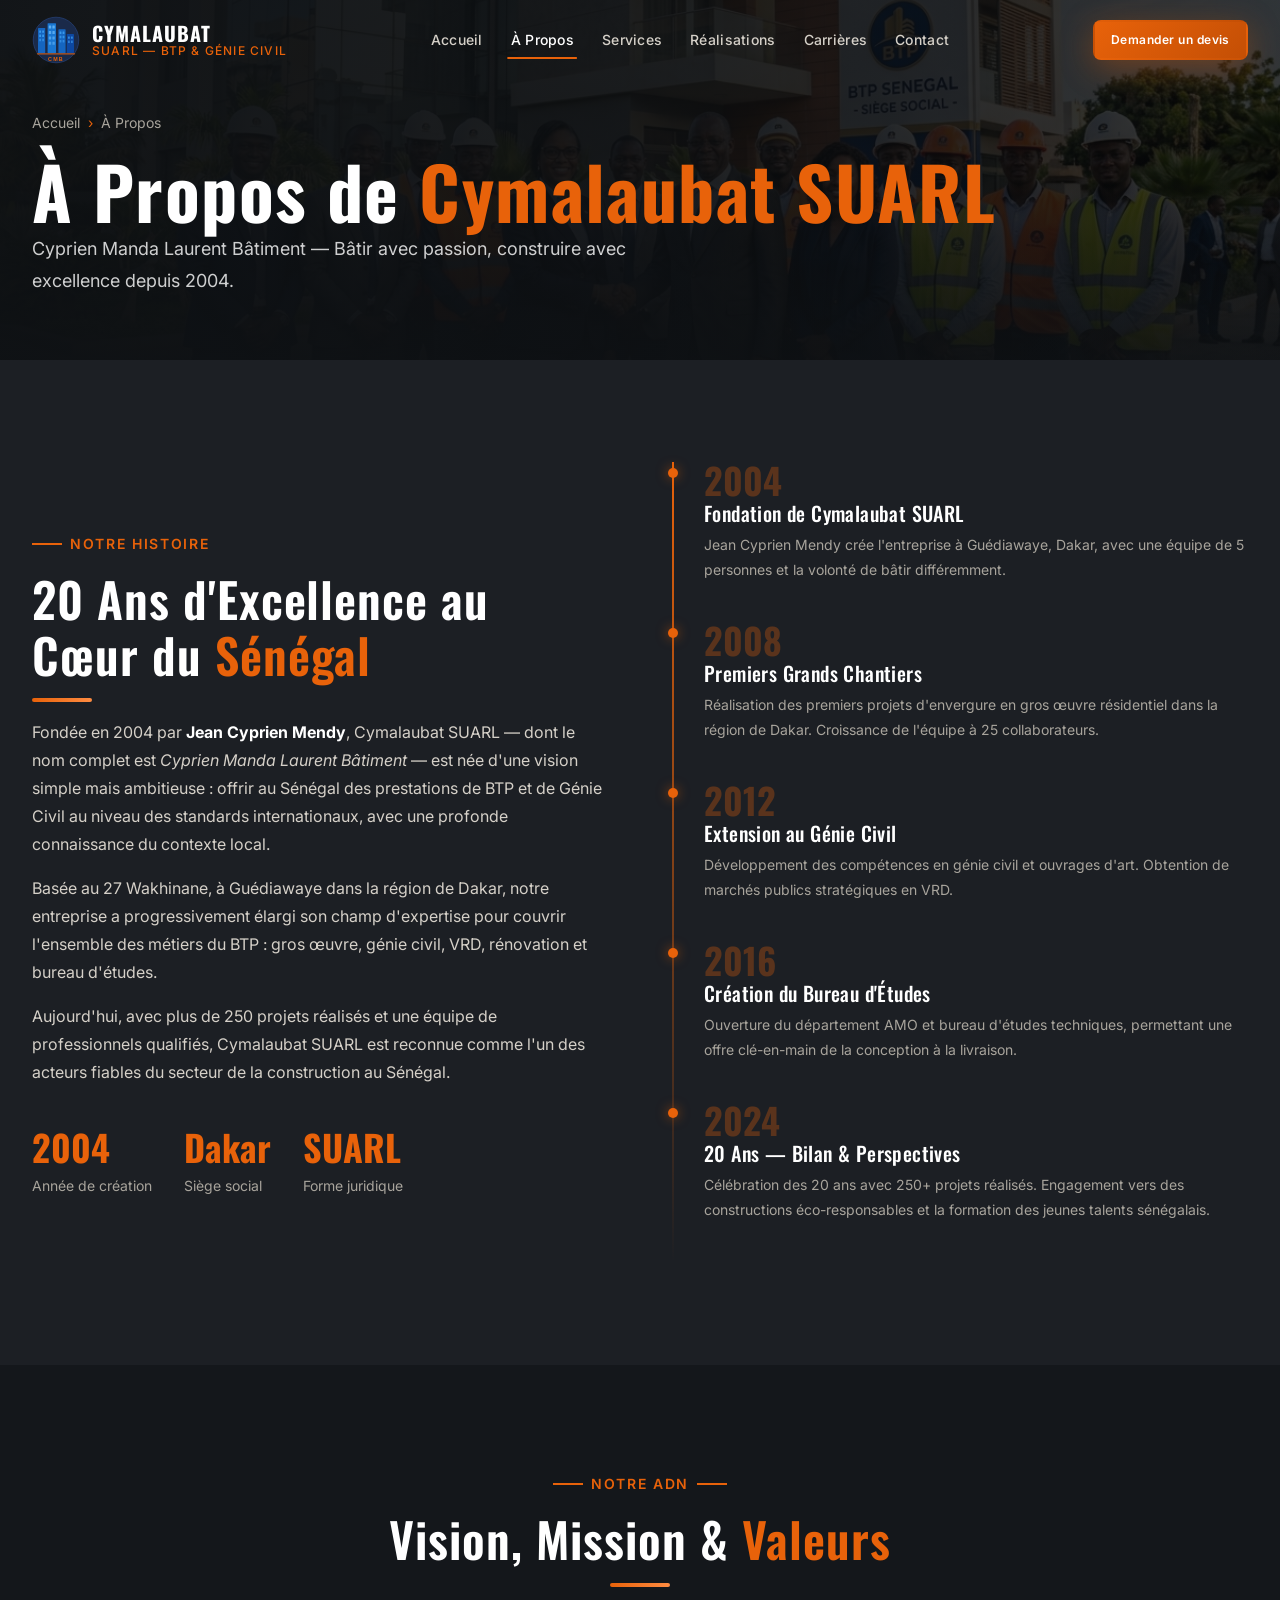
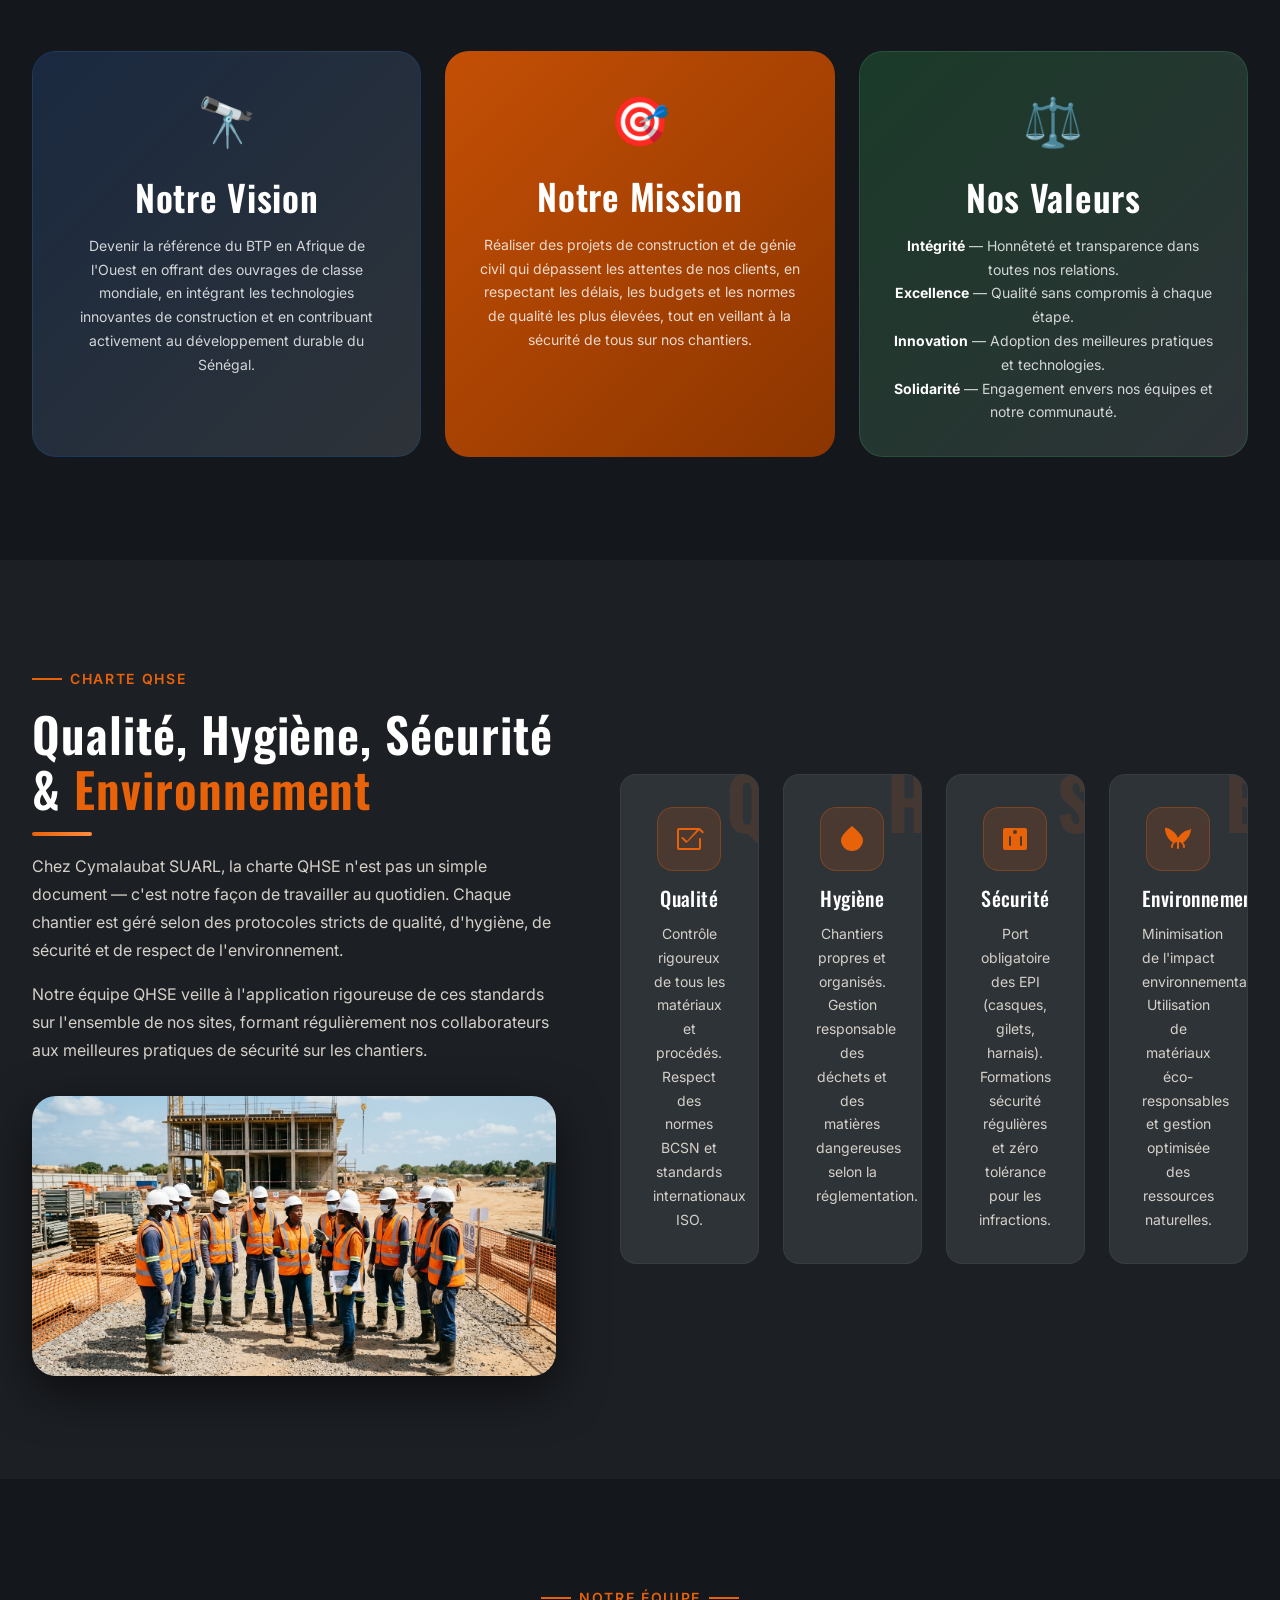
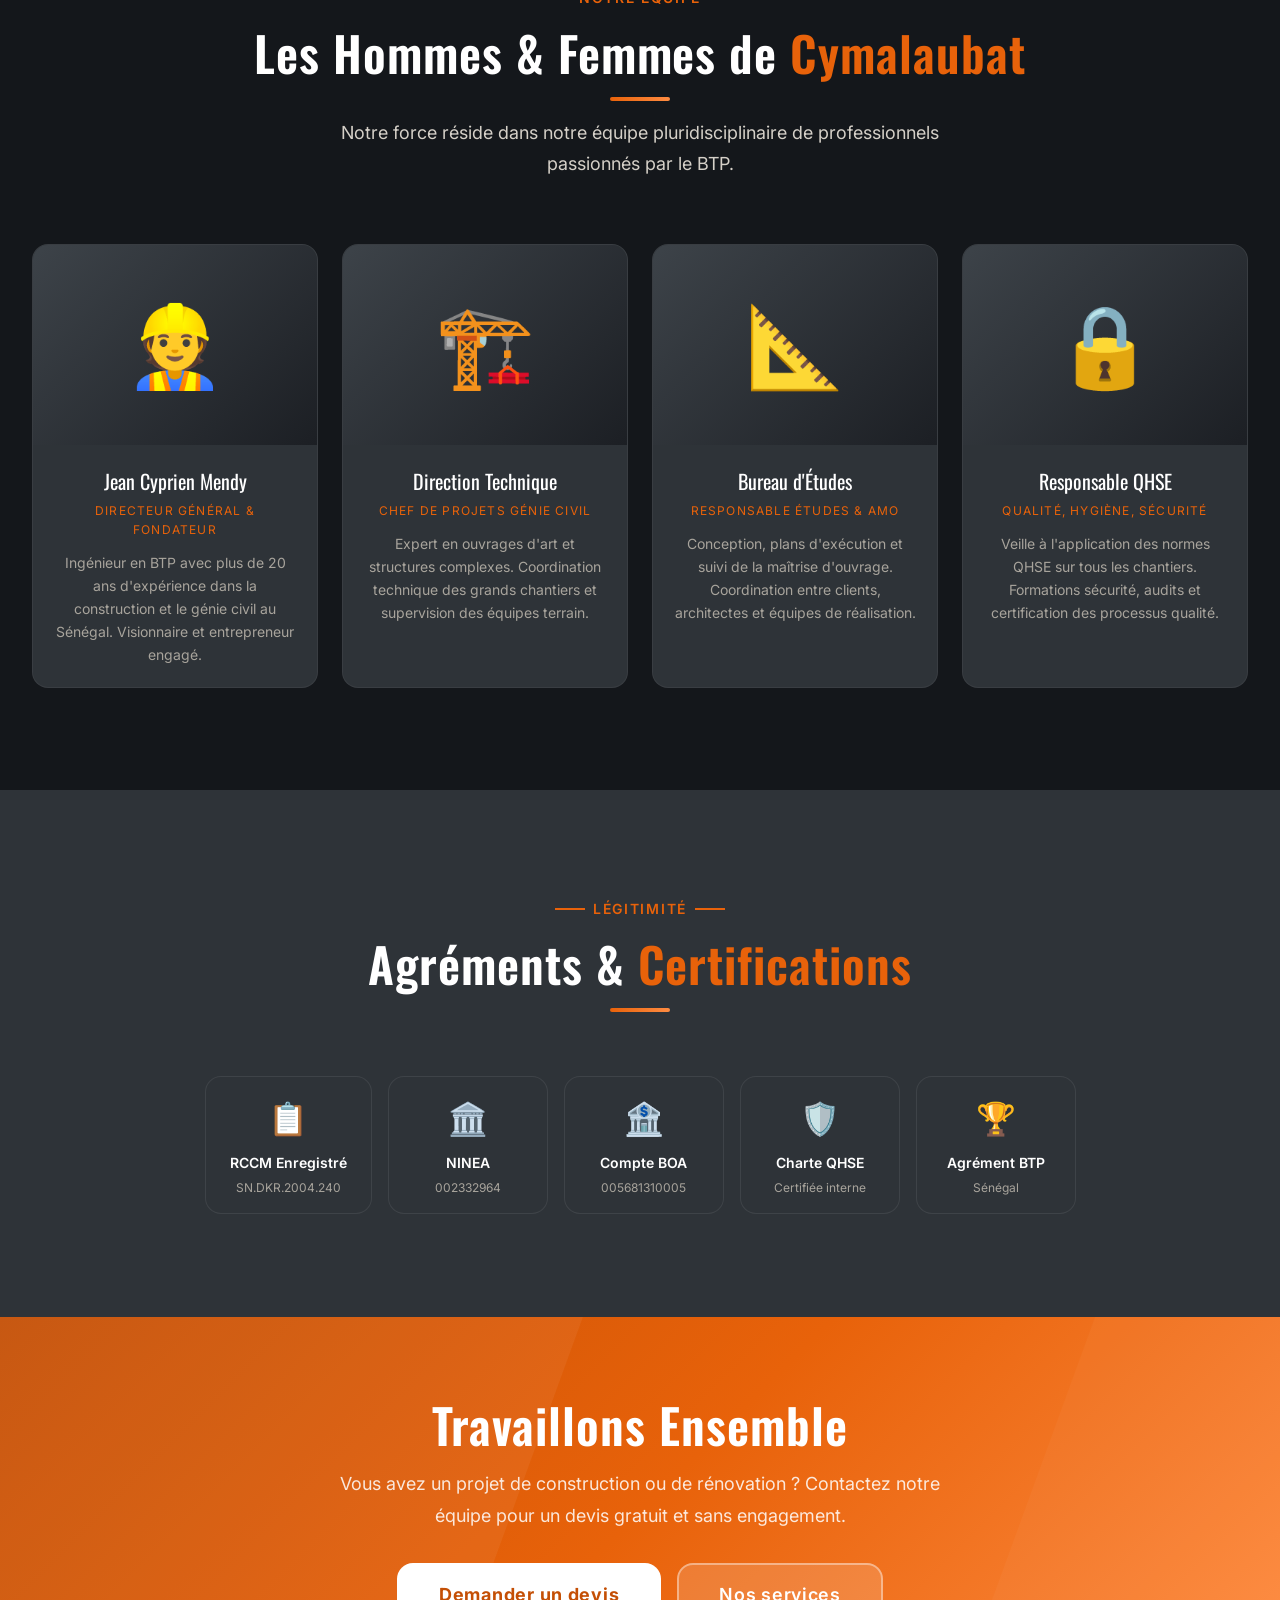
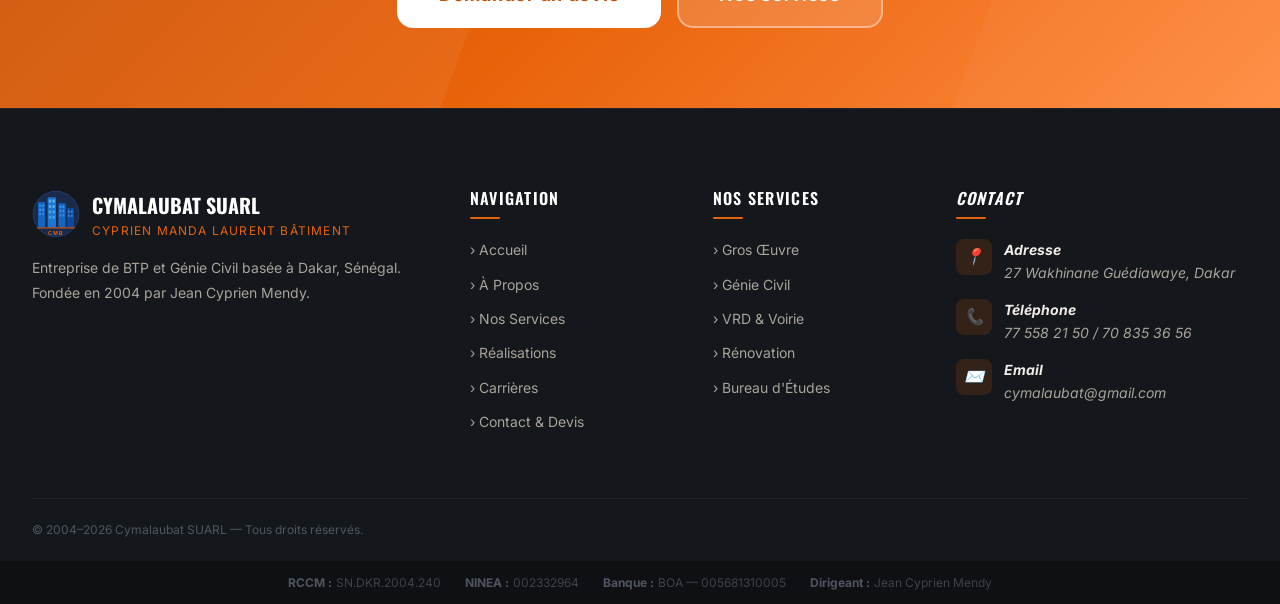
<file: a-propos.html>
<!DOCTYPE html>
<html lang="fr">
<head>
  <meta charset="UTF-8"/>
  <meta name="viewport" content="width=device-width, initial-scale=1.0"/>
  <title>À Propos — Cymalaubat SUARL | BTP Dakar Sénégal</title>
  <meta name="description" content="Découvrez l'histoire, la vision, les valeurs et la charte QHSE de Cymalaubat SUARL (CMB), entreprise de BTP et Génie Civil fondée à Dakar en 2004 par Jean Cyprien Mendy."/>
  <link rel="canonical" href="a-propos.html"/>
  <link rel="stylesheet" href="css/main.css"/>
  <link rel="stylesheet" href="css/components.css"/>
  <link rel="stylesheet" href="css/animations.css"/>

  <style>
    /* Vision/Mission Cards */
    .vm-grid { display:grid; grid-template-columns:repeat(3,1fr); gap:var(--space-6); }
    @media(max-width:900px){ .vm-grid { grid-template-columns:1fr; } }
    .vm-card {
      border-radius:var(--radius-xl);
      padding:var(--space-8);
      text-align:center;
      position:relative;
      overflow:hidden;
    }
    .vm-card--vision   { background:linear-gradient(135deg,#1a2940 0%, var(--color-concrete) 100%); border:1px solid rgba(26,90,160,0.3); }
    .vm-card--mission  { background:linear-gradient(135deg,var(--color-orange-dark) 0%,#8B3500 100%); }
    .vm-card--valeurs  { background:linear-gradient(135deg,#1a3a28 0%,var(--color-concrete) 100%); border:1px solid rgba(58,140,92,0.3); }
    .vm-card .vm-icon  { font-size:3rem; margin-bottom:var(--space-4); display:block; }
    .vm-card h3        { color:white; margin-bottom:var(--space-4); }
    .vm-card p         { color:rgba(255,255,255,0.8); font-size:var(--text-sm); line-height:1.7; }

    /* Team Cards */
    .team-grid { display:grid; grid-template-columns:repeat(auto-fit,minmax(240px,1fr)); gap:var(--space-6); }
    .team-card { background:var(--color-concrete); border-radius:var(--radius-lg); overflow:hidden; text-align:center; border:1px solid rgba(255,255,255,0.05); transition:all var(--transition-base); }
    .team-card:hover { transform:translateY(-6px); border-color:rgba(232,98,10,0.3); box-shadow:var(--shadow-orange); }
    .team-card__avatar { width:100%; height:200px; background:linear-gradient(135deg,var(--color-concrete-mid),var(--color-anthracite)); display:flex; align-items:center; justify-content:center; font-size:5rem; }
    .team-card__body { padding:var(--space-5); }
    .team-card__name { font-family:var(--font-heading); font-size:var(--text-xl); color:white; margin-bottom:var(--space-1); }
    .team-card__role { font-size:var(--text-xs); color:var(--color-orange); letter-spacing:0.1em; text-transform:uppercase; margin-bottom:var(--space-3); }
    .team-card__bio  { font-size:var(--text-sm); color:var(--color-mid-gray); line-height:1.65; }

    /* QHSE */
    .qhse-grid { display:grid; grid-template-columns:repeat(4,1fr); gap:var(--space-6); }
    @media(max-width:1024px){ .qhse-grid { grid-template-columns:1fr 1fr; } }
    @media(max-width:600px)  { .qhse-grid { grid-template-columns:1fr; } }

    /* Certif */
    .certif-strip { display:flex; flex-wrap:wrap; gap:var(--space-4); justify-content:center; }
    .certif-badge { background:var(--color-concrete); border:1px solid rgba(255,255,255,0.08); border-radius:var(--radius-lg); padding:var(--space-4) var(--space-6); text-align:center; min-width:160px; transition:all var(--transition-base); }
    .certif-badge:hover { border-color:var(--color-orange); }
    .certif-badge .icon { font-size:2rem; margin-bottom:var(--space-2); display:block; }
    .certif-badge .name { font-size:var(--text-sm); font-weight:600; color:white; }
  </style>
</head>
<body>
<div id="toastContainer" class="toast-container" aria-live="polite"></div>

<!-- Navbar -->
<header id="navbar" class="navbar" role="banner">
  <div class="container"><div class="navbar__inner">
    <a href="index.html" class="navbar__logo" aria-label="Accueil">
      <img src="assets/logo.svg" alt="Logo CMB" class="navbar__logo-icon" width="48" height="48"/>
      <div class="navbar__logo-text">
        <span class="navbar__logo-name">CYMALAUBAT</span>
        <span class="navbar__logo-tagline">SUARL — BTP & Génie Civil</span>
      </div>
    </a>
    <nav class="navbar__nav" aria-label="Navigation principale">
      <a href="index.html"       class="navbar__link">Accueil</a>
      <a href="a-propos.html"    class="navbar__link active">À Propos</a>
      <a href="services.html"    class="navbar__link">Services</a>
      <a href="realisations.html" class="navbar__link">Réalisations</a>
      <a href="carrieres.html"   class="navbar__link">Carrières</a>
      <a href="contact.html"     class="navbar__link">Contact</a>
    </nav>
    <div class="navbar__cta"><a href="contact.html" class="btn btn--primary btn--sm">Demander un devis</a></div>
    <button class="hamburger" id="hamburger" aria-label="Menu" aria-expanded="false"><span></span><span></span><span></span></button>
  </div></div>
</header>

<nav id="mobileNav" class="mobile-nav" aria-label="Navigation mobile">
  <a href="index.html"       class="mobile-nav__link">Accueil</a>
  <a href="a-propos.html"    class="mobile-nav__link">À Propos</a>
  <a href="services.html"    class="mobile-nav__link">Services</a>
  <a href="realisations.html" class="mobile-nav__link">Réalisations</a>
  <a href="carrieres.html"   class="mobile-nav__link">Carrières</a>
  <a href="contact.html"     class="mobile-nav__link">Contact</a>
</nav>

<main id="main-content">

<!-- ── Page Hero ── -->
<section class="page-hero" aria-label="À propos de Cymalaubat">
  <div class="page-hero__bg" style="background-image:url('assets/images/about-team.jpg')"></div>
  <div class="hero-overlay"></div>
  <div class="container">
    <div class="page-hero__content">
      <div class="page-hero__breadcrumb">
        <a href="index.html">Accueil</a>
        <span class="sep">›</span>
        <span>À Propos</span>
      </div>
      <h1>À Propos de <span class="text-orange">Cymalaubat SUARL</span></h1>
      <p style="max-width:600px;font-size:var(--text-lg);color:rgba(255,255,255,0.8)">Cyprien Manda Laurent Bâtiment — Bâtir avec passion, construire avec excellence depuis 2004.</p>
    </div>
  </div>
</section>

<!-- ── Histoire / Intro ── -->
<section class="section section--anthracite" aria-labelledby="histoire-title">
  <div class="container">
    <div style="display:grid;grid-template-columns:1fr 1fr;gap:var(--space-16);align-items:center" class="grid-auto">
      <div class="reveal-left">
        <span class="eyebrow" style="display:inline-flex;align-items:center;gap:8px;font-size:var(--text-sm);font-weight:600;letter-spacing:0.12em;text-transform:uppercase;color:var(--color-orange);margin-bottom:var(--space-4)">
          <span style="width:30px;height:2px;background:var(--color-orange)"></span>Notre Histoire
        </span>
        <h2 id="histoire-title">20 Ans d'Excellence au Cœur du <span class="text-orange">Sénégal</span></h2>
        <div class="accent-line accent-line--left"></div>
        <p style="margin-top:var(--space-4)">Fondée en 2004 par <strong style="color:white">Jean Cyprien Mendy</strong>, Cymalaubat SUARL — dont le nom complet est <em>Cyprien Manda Laurent Bâtiment</em> — est née d'une vision simple mais ambitieuse : offrir au Sénégal des prestations de BTP et de Génie Civil au niveau des standards internationaux, avec une profonde connaissance du contexte local.</p>
        <p style="margin-top:var(--space-4)">Basée au 27 Wakhinane, à Guédiawaye dans la région de Dakar, notre entreprise a progressivement élargi son champ d'expertise pour couvrir l'ensemble des métiers du BTP : gros œuvre, génie civil, VRD, rénovation et bureau d'études.</p>
        <p style="margin-top:var(--space-4)">Aujourd'hui, avec plus de 250 projets réalisés et une équipe de professionnels qualifiés, Cymalaubat SUARL est reconnue comme l'un des acteurs fiables du secteur de la construction au Sénégal.</p>
        <div style="display:flex;gap:var(--space-8);margin-top:var(--space-8);flex-wrap:wrap">
          <div>
            <div style="font-family:var(--font-heading);font-size:var(--text-4xl);font-weight:700;color:var(--color-orange)">2004</div>
            <div style="font-size:var(--text-sm);color:var(--color-mid-gray)">Année de création</div>
          </div>
          <div>
            <div style="font-family:var(--font-heading);font-size:var(--text-4xl);font-weight:700;color:var(--color-orange)">Dakar</div>
            <div style="font-size:var(--text-sm);color:var(--color-mid-gray)">Siège social</div>
          </div>
          <div>
            <div style="font-family:var(--font-heading);font-size:var(--text-4xl);font-weight:700;color:var(--color-orange)">SUARL</div>
            <div style="font-size:var(--text-sm);color:var(--color-mid-gray)">Forme juridique</div>
          </div>
        </div>
      </div>

      <!-- Timeline -->
      <div class="reveal-right">
        <div class="timeline">
          <div class="timeline-item">
            <div class="timeline-item__year">2004</div>
            <h4>Fondation de Cymalaubat SUARL</h4>
            <p>Jean Cyprien Mendy crée l'entreprise à Guédiawaye, Dakar, avec une équipe de 5 personnes et la volonté de bâtir différemment.</p>
          </div>
          <div class="timeline-item">
            <div class="timeline-item__year">2008</div>
            <h4>Premiers Grands Chantiers</h4>
            <p>Réalisation des premiers projets d'envergure en gros œuvre résidentiel dans la région de Dakar. Croissance de l'équipe à 25 collaborateurs.</p>
          </div>
          <div class="timeline-item">
            <div class="timeline-item__year">2012</div>
            <h4>Extension au Génie Civil</h4>
            <p>Développement des compétences en génie civil et ouvrages d'art. Obtention de marchés publics stratégiques en VRD.</p>
          </div>
          <div class="timeline-item">
            <div class="timeline-item__year">2016</div>
            <h4>Création du Bureau d'Études</h4>
            <p>Ouverture du département AMO et bureau d'études techniques, permettant une offre clé-en-main de la conception à la livraison.</p>
          </div>
          <div class="timeline-item">
            <div class="timeline-item__year">2024</div>
            <h4>20 Ans — Bilan & Perspectives</h4>
            <p>Célébration des 20 ans avec 250+ projets réalisés. Engagement vers des constructions éco-responsables et la formation des jeunes talents sénégalais.</p>
          </div>
        </div>
      </div>
    </div>
  </div>
</section>

<!-- ── Vision / Mission / Valeurs ── -->
<section class="section section--dark" aria-labelledby="vision-title">
  <div class="container">
    <div class="section-header">
      <span class="eyebrow">Notre ADN</span>
      <h2 id="vision-title">Vision, Mission & <span class="text-orange">Valeurs</span></h2>
      <div class="accent-line"></div>
    </div>
    <div class="vm-grid">
      <div class="vm-card vm-card--vision reveal">
        <span class="vm-icon">🔭</span>
        <h3>Notre Vision</h3>
        <p>Devenir la référence du BTP en Afrique de l'Ouest en offrant des ouvrages de classe mondiale, en intégrant les technologies innovantes de construction et en contribuant activement au développement durable du Sénégal.</p>
      </div>
      <div class="vm-card vm-card--mission reveal delay-200">
        <span class="vm-icon">🎯</span>
        <h3>Notre Mission</h3>
        <p>Réaliser des projets de construction et de génie civil qui dépassent les attentes de nos clients, en respectant les délais, les budgets et les normes de qualité les plus élevées, tout en veillant à la sécurité de tous sur nos chantiers.</p>
      </div>
      <div class="vm-card vm-card--valeurs reveal delay-400">
        <span class="vm-icon">⚖️</span>
        <h3>Nos Valeurs</h3>
        <p><strong style="color:white">Intégrité</strong> — Honnêteté et transparence dans toutes nos relations.<br/><strong style="color:white">Excellence</strong> — Qualité sans compromis à chaque étape.<br/><strong style="color:white">Innovation</strong> — Adoption des meilleures pratiques et technologies.<br/><strong style="color:white">Solidarité</strong> — Engagement envers nos équipes et notre communauté.</p>
      </div>
    </div>
  </div>
</section>

<!-- ── QHSE ── -->
<section class="section section--anthracite" aria-labelledby="qhse-title">
  <div class="container">
    <div style="display:grid;grid-template-columns:1fr 1.2fr;gap:var(--space-16);align-items:center" class="grid-auto">
      <div class="reveal-left">
        <span class="eyebrow" style="display:inline-flex;align-items:center;gap:8px;font-size:var(--text-sm);font-weight:600;letter-spacing:0.12em;text-transform:uppercase;color:var(--color-orange);margin-bottom:var(--space-4)">
          <span style="width:30px;height:2px;background:var(--color-orange)"></span>Charte QHSE
        </span>
        <h2 id="qhse-title">Qualité, Hygiène, Sécurité & <span class="text-orange">Environnement</span></h2>
        <div class="accent-line accent-line--left"></div>
        <p style="margin-top:var(--space-4)">Chez Cymalaubat SUARL, la charte QHSE n'est pas un simple document — c'est notre façon de travailler au quotidien. Chaque chantier est géré selon des protocoles stricts de qualité, d'hygiène, de sécurité et de respect de l'environnement.</p>
        <p style="margin-top:var(--space-4)">Notre équipe QHSE veille à l'application rigoureuse de ces standards sur l'ensemble de nos sites, formant régulièrement nos collaborateurs aux meilleures pratiques de sécurité sur les chantiers.</p>
        <div style="margin-top:var(--space-8)">
          <img src="assets/images/qhse.jpg" alt="Chantier QHSE Cymalaubat — travailleurs avec EPI" loading="lazy" width="560" height="320" style="width:100%;height:280px;object-fit:cover;border-radius:var(--radius-xl);box-shadow:var(--shadow-xl)"/>
        </div>
      </div>
      <div class="qhse-grid reveal-right">
        <div class="qhse-pillar">
          <div class="qhse-pillar__letter">Q</div>
          <div class="qhse-pillar__icon" aria-hidden="true">
            <svg xmlns="http://www.w3.org/2000/svg" width="32" height="32" fill="currentColor" viewBox="0 0 256 256"><path d="M243.28,68.24l-24-23.56A16,16,0,0,0,208,40H48A16,16,0,0,0,32,56V200a16,16,0,0,0,16,16H208a16,16,0,0,0,16-16V128a8,8,0,0,0-16,0v72H48V56H208v.43l24,23.56A8,8,0,0,0,243.28,68.24ZM100.69,155.31a8,8,0,0,0,11.31,0L212,55.32l-11.31-11.31L112,144.69,76.69,109.37,65.37,120.69Z"/></svg>
          </div>
          <h4>Qualité</h4>
          <p>Contrôle rigoureux de tous les matériaux et procédés. Respect des normes BCSN et standards internationaux ISO.</p>
        </div>
        <div class="qhse-pillar">
          <div class="qhse-pillar__letter">H</div>
          <div class="qhse-pillar__icon" aria-hidden="true">
            <svg xmlns="http://www.w3.org/2000/svg" width="32" height="32" fill="currentColor" viewBox="0 0 256 256"><path d="M216,136a88.1,88.1,0,0,1-88,88A88.1,88.1,0,0,1,40,136C40,92,128,24,128,24S216,92,216,136Z"/></svg>
          </div>
          <h4>Hygiène</h4>
          <p>Chantiers propres et organisés. Gestion responsable des déchets et des matières dangereuses selon la réglementation.</p>
        </div>
        <div class="qhse-pillar">
          <div class="qhse-pillar__letter">S</div>
          <div class="qhse-pillar__icon" aria-hidden="true">
            <svg xmlns="http://www.w3.org/2000/svg" width="32" height="32" fill="currentColor" viewBox="0 0 256 256"><path d="M208,40H48A16,16,0,0,0,32,56V200a16,16,0,0,0,16,16H208a16,16,0,0,0,16-16V56A16,16,0,0,0,208,40ZM96,176a8,8,0,0,1-16,0V112a8,8,0,0,1,16,0Zm88,0a8,8,0,0,1-16,0V112a8,8,0,0,1,16,0ZM128,88a16,16,0,1,1,16-16A16,16,0,0,1,128,88Z"/></svg>
          </div>
          <h4>Sécurité</h4>
          <p>Port obligatoire des EPI (casques, gilets, harnais). Formations sécurité régulières et zéro tolérance pour les infractions.</p>
        </div>
        <div class="qhse-pillar">
          <div class="qhse-pillar__letter">E</div>
          <div class="qhse-pillar__icon" aria-hidden="true">
            <svg xmlns="http://www.w3.org/2000/svg" width="32" height="32" fill="currentColor" viewBox="0 0 256 256"><path d="M222.14,58.87A8,8,0,0,0,214,56c-1.36.15-33.37,4-66.17,37.46A119,119,0,0,0,128,120.54,119.62,119.62,0,0,0,99.3,76.87C66,42.29,34,38.15,32.58,38A8,8,0,0,0,24,47.41C29,107,63.06,140,87.14,155.47A56.22,56.22,0,0,0,72,192a8,8,0,0,0,16,0,40.07,40.07,0,0,1,32-39.26V200a8,8,0,0,0,16,0V152.74A40.07,40.07,0,0,1,168,192a8,8,0,0,0,16,0,56.22,56.22,0,0,0-15.14-36.53c24.08-15.46,58.14-48.48,63.14-108.1A8,8,0,0,0,222.14,58.87Z"/></svg>
          </div>
          <h4>Environnement</h4>
          <p>Minimisation de l'impact environnemental. Utilisation de matériaux éco-responsables et gestion optimisée des ressources naturelles.</p>
        </div>
      </div>
    </div>
  </div>
</section>

<!-- ── Équipe ── -->
<section class="section section--dark" aria-labelledby="equipe-title">
  <div class="container">
    <div class="section-header">
      <span class="eyebrow">Notre Équipe</span>
      <h2 id="equipe-title">Les Hommes & Femmes de <span class="text-orange">Cymalaubat</span></h2>
      <div class="accent-line"></div>
      <p>Notre force réside dans notre équipe pluridisciplinaire de professionnels passionnés par le BTP.</p>
    </div>
    <div class="team-grid">
      <div class="team-card reveal">
        <div class="team-card__avatar">👷</div>
        <div class="team-card__body">
          <div class="team-card__name">Jean Cyprien Mendy</div>
          <div class="team-card__role">Directeur Général & Fondateur</div>
          <p class="team-card__bio">Ingénieur en BTP avec plus de 20 ans d'expérience dans la construction et le génie civil au Sénégal. Visionnaire et entrepreneur engagé.</p>
        </div>
      </div>
      <div class="team-card reveal delay-100">
        <div class="team-card__avatar">🏗️</div>
        <div class="team-card__body">
          <div class="team-card__name">Direction Technique</div>
          <div class="team-card__role">Chef de Projets Génie Civil</div>
          <p class="team-card__bio">Expert en ouvrages d'art et structures complexes. Coordination technique des grands chantiers et supervision des équipes terrain.</p>
        </div>
      </div>
      <div class="team-card reveal delay-200">
        <div class="team-card__avatar">📐</div>
        <div class="team-card__body">
          <div class="team-card__name">Bureau d'Études</div>
          <div class="team-card__role">Responsable Études & AMO</div>
          <p class="team-card__bio">Conception, plans d'exécution et suivi de la maîtrise d'ouvrage. Coordination entre clients, architectes et équipes de réalisation.</p>
        </div>
      </div>
      <div class="team-card reveal delay-300">
        <div class="team-card__avatar">🔒</div>
        <div class="team-card__body">
          <div class="team-card__name">Responsable QHSE</div>
          <div class="team-card__role">Qualité, Hygiène, Sécurité</div>
          <p class="team-card__bio">Veille à l'application des normes QHSE sur tous les chantiers. Formations sécurité, audits et certification des processus qualité.</p>
        </div>
      </div>
    </div>
  </div>
</section>

<!-- ── Certifications ── -->
<section class="section section--concrete" aria-labelledby="certif-title">
  <div class="container">
    <div class="section-header">
      <span class="eyebrow">Légitimité</span>
      <h2 id="certif-title">Agréments & <span class="text-orange">Certifications</span></h2>
      <div class="accent-line"></div>
    </div>
    <div class="certif-strip reveal">
      <div class="certif-badge">
        <span class="icon">📋</span>
        <div class="name">RCCM Enregistré</div>
        <div style="font-size:var(--text-xs);color:var(--color-mid-gray);margin-top:4px">SN.DKR.2004.240</div>
      </div>
      <div class="certif-badge">
        <span class="icon">🏛️</span>
        <div class="name">NINEA</div>
        <div style="font-size:var(--text-xs);color:var(--color-mid-gray);margin-top:4px">002332964</div>
      </div>
      <div class="certif-badge">
        <span class="icon">🏦</span>
        <div class="name">Compte BOA</div>
        <div style="font-size:var(--text-xs);color:var(--color-mid-gray);margin-top:4px">005681310005</div>
      </div>
      <div class="certif-badge">
        <span class="icon">🛡️</span>
        <div class="name">Charte QHSE</div>
        <div style="font-size:var(--text-xs);color:var(--color-mid-gray);margin-top:4px">Certifiée interne</div>
      </div>
      <div class="certif-badge">
        <span class="icon">🏆</span>
        <div class="name">Agrément BTP</div>
        <div style="font-size:var(--text-xs);color:var(--color-mid-gray);margin-top:4px">Sénégal</div>
      </div>
    </div>
  </div>
</section>

<!-- CTA -->
<section class="cta-band" aria-label="Appel à l'action">
  <div class="container">
    <h2>Travaillons Ensemble</h2>
    <p>Vous avez un projet de construction ou de rénovation ? Contactez notre équipe pour un devis gratuit et sans engagement.</p>
    <div class="btn-group">
      <a href="contact.html" class="btn" style="background:white;color:var(--color-orange-dark);font-weight:700;padding:var(--space-4) var(--space-10);border-radius:var(--radius-lg);font-size:var(--text-lg);">Demander un devis</a>
      <a href="services.html" class="btn" style="background:rgba(255,255,255,0.15);color:white;border:2px solid rgba(255,255,255,0.4);padding:var(--space-4) var(--space-10);border-radius:var(--radius-lg);font-size:var(--text-lg);">Nos services</a>
    </div>
  </div>
</section>

</main>

<!-- Footer -->
<footer class="footer" role="contentinfo">
  <div class="container">
    <div class="footer__grid">
      <div class="footer__brand">
        <div class="footer__logo">
          <img src="assets/logo.svg" alt="Logo" class="footer__logo-icon" width="48" height="48"/>
          <div>
            <div class="footer__logo-name">CYMALAUBAT SUARL</div>
            <div class="footer__logo-sub">Cyprien Manda Laurent Bâtiment</div>
          </div>
        </div>
        <p>Entreprise de BTP et Génie Civil basée à Dakar, Sénégal. Fondée en 2004 par Jean Cyprien Mendy.</p>
      </div>
      <nav aria-label="Pied de page navigation">
        <h3 class="footer__col-title">Navigation</h3>
        <ul class="footer__links">
          <li><a href="index.html"        class="footer__link">› Accueil</a></li>
          <li><a href="a-propos.html"     class="footer__link">› À Propos</a></li>
          <li><a href="services.html"     class="footer__link">› Nos Services</a></li>
          <li><a href="realisations.html" class="footer__link">› Réalisations</a></li>
          <li><a href="carrieres.html"    class="footer__link">› Carrières</a></li>
          <li><a href="contact.html"      class="footer__link">› Contact & Devis</a></li>
        </ul>
      </nav>
      <nav aria-label="Services footer">
        <h3 class="footer__col-title">Nos Services</h3>
        <ul class="footer__links">
          <li><a href="services.html#gros-oeuvre"   class="footer__link">› Gros Œuvre</a></li>
          <li><a href="services.html#genie-civil"   class="footer__link">› Génie Civil</a></li>
          <li><a href="services.html#vrd"           class="footer__link">› VRD & Voirie</a></li>
          <li><a href="services.html#renovation"    class="footer__link">› Rénovation</a></li>
          <li><a href="services.html#bureau-etudes" class="footer__link">› Bureau d'Études</a></li>
        </ul>
      </nav>
      <address>
        <h3 class="footer__col-title">Contact</h3>
        <div class="footer__contact-item">
          <div class="footer__contact-icon">📍</div>
          <div class="footer__contact-text"><strong>Adresse</strong>27 Wakhinane Guédiawaye, Dakar</div>
        </div>
        <div class="footer__contact-item">
          <div class="footer__contact-icon">📞</div>
          <div class="footer__contact-text"><strong>Téléphone</strong><a href="tel:+221775582150" style="color:inherit">77 558 21 50</a> / <a href="tel:+221708353656" style="color:inherit">70 835 36 56</a></div>
        </div>
        <div class="footer__contact-item">
          <div class="footer__contact-icon">✉️</div>
          <div class="footer__contact-text"><strong>Email</strong><a href="mailto:cymalaubat@gmail.com" style="color:inherit">cymalaubat@gmail.com</a></div>
        </div>
      </address>
    </div>
    <div class="footer__bottom">
      <p>© 2004–2026 Cymalaubat SUARL — Tous droits réservés.</p>
    </div>
  </div>
  <div class="footer__legal-strip">
    <div class="container">
      <div class="footer__legal-item"><strong>RCCM :</strong> SN.DKR.2004.240</div>
      <div class="footer__legal-item"><strong>NINEA :</strong> 002332964</div>
      <div class="footer__legal-item"><strong>Banque :</strong> BOA — 005681310005</div>
      <div class="footer__legal-item"><strong>Dirigeant :</strong> Jean Cyprien Mendy</div>
    </div>
  </div>
</footer>

<button id="backToTop" class="back-to-top" aria-label="Retour en haut">
  <svg xmlns="http://www.w3.org/2000/svg" width="20" height="20" fill="currentColor" viewBox="0 0 256 256"><path d="M213.66,165.66a8,8,0,0,1-11.32,0L128,91.31,53.66,165.66a8,8,0,0,1-11.32-11.32l80-80a8,8,0,0,1,11.32,0l80,80A8,8,0,0,1,213.66,165.66Z"/></svg>
</button>

<style>@media(max-width:900px){.grid-auto{grid-template-columns:1fr!important}}</style>
<script src="js/main.js"></script>
</body>
</html>
</file>
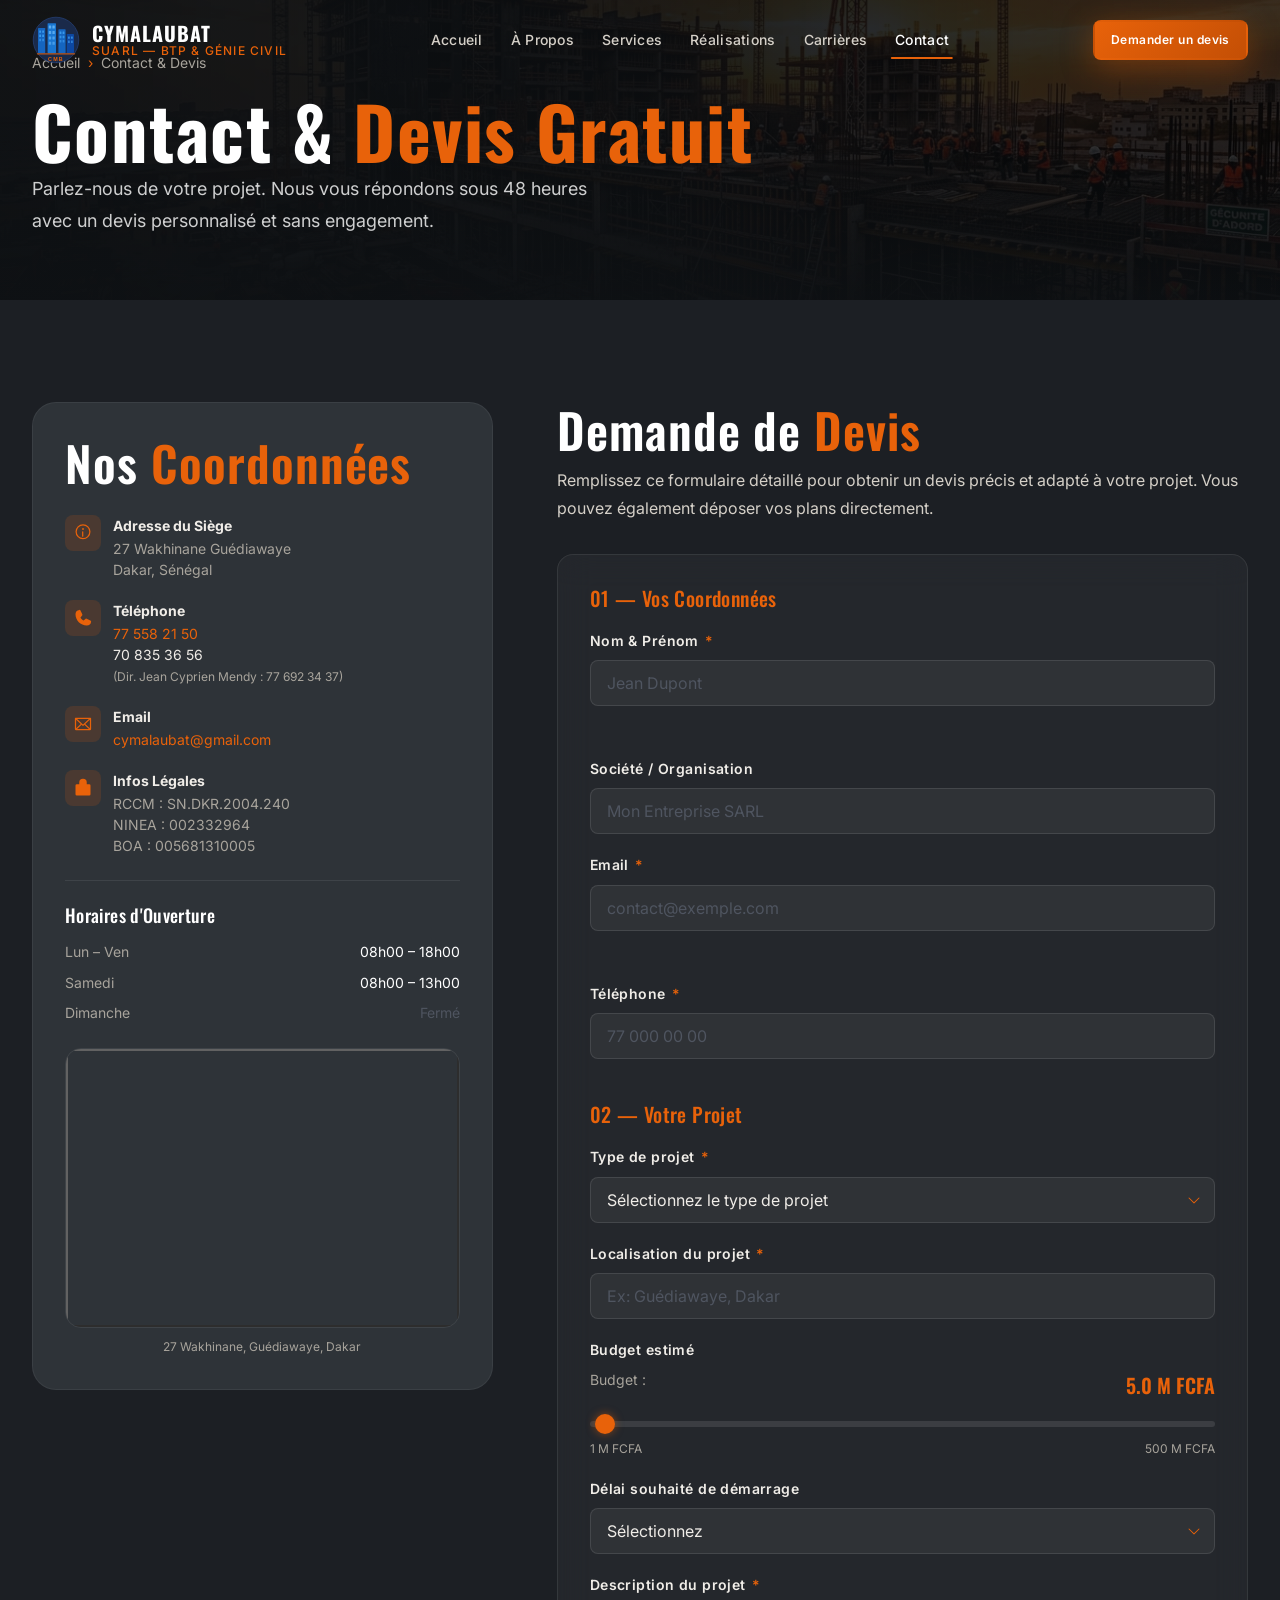
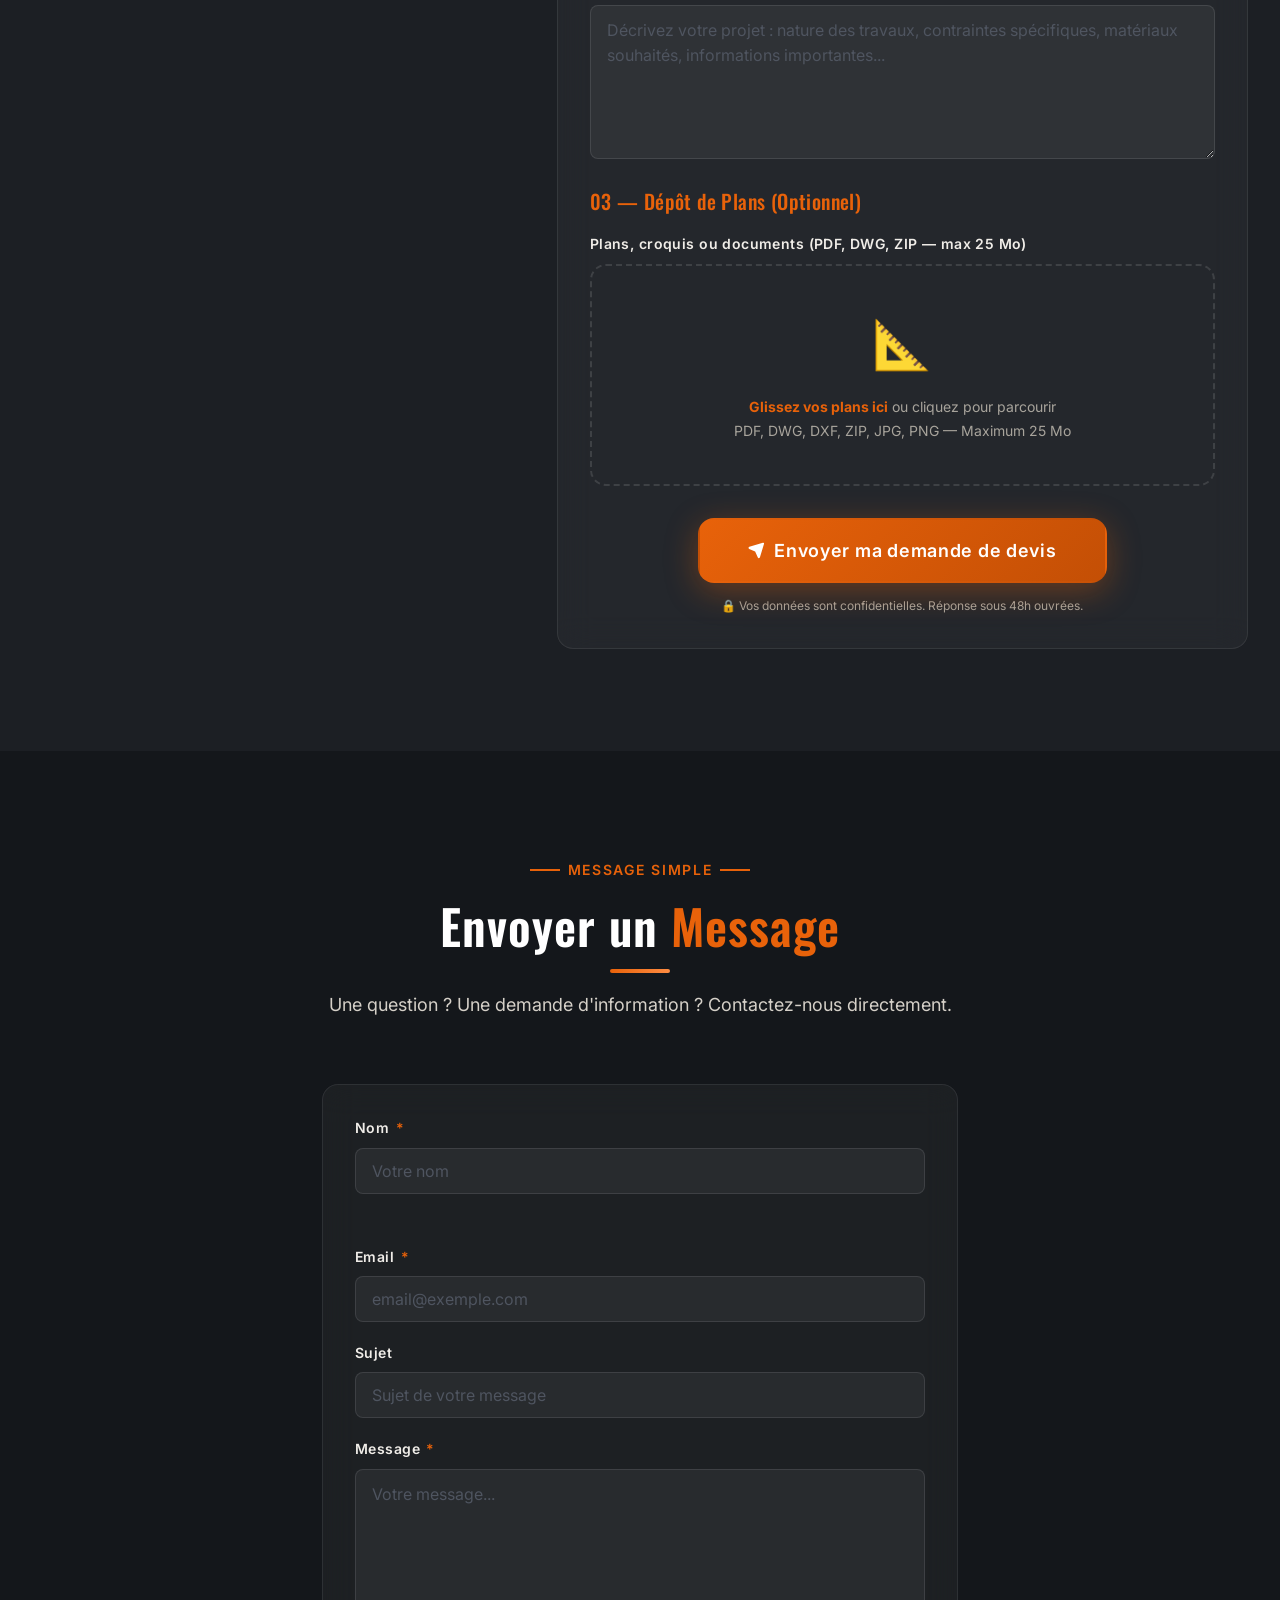
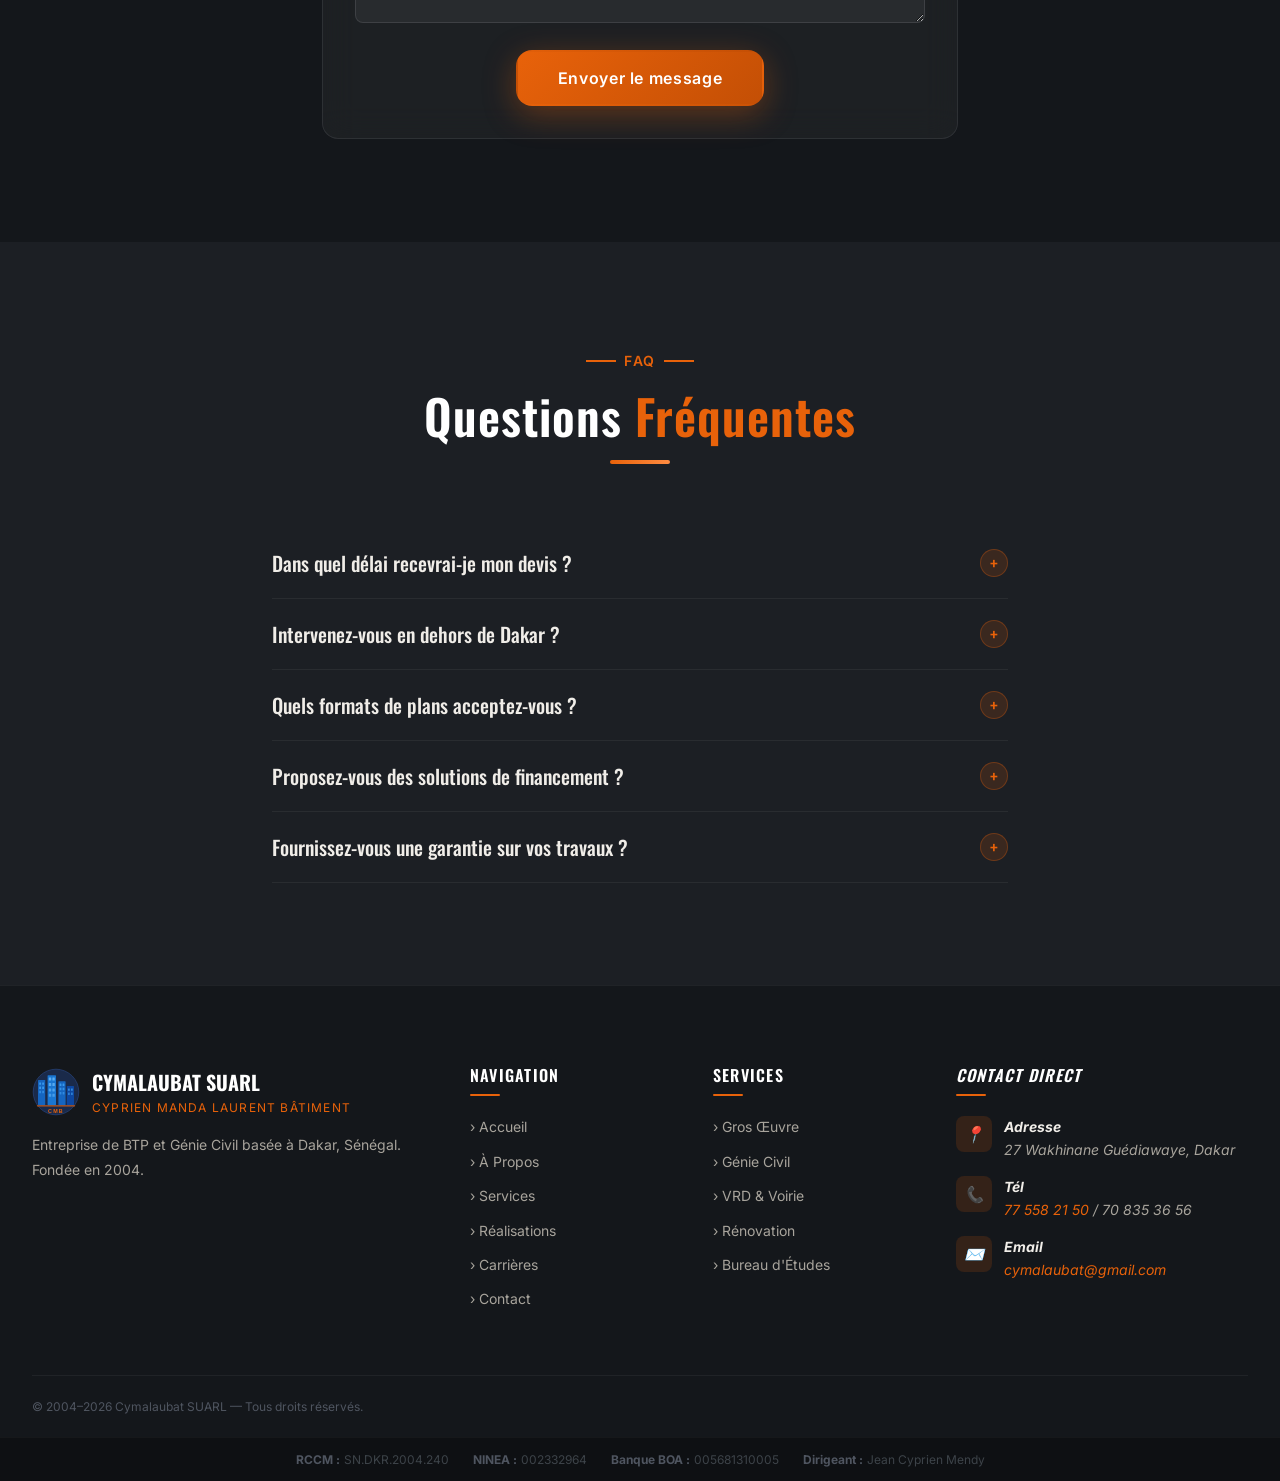
<file: contact.html>
<!DOCTYPE html>
<html lang="fr">
<head>
  <meta charset="UTF-8"/>
  <meta name="viewport" content="width=device-width, initial-scale=1.0"/>
  <title>Contact & Devis — Cymalaubat SUARL | BTP Dakar Sénégal</title>
  <meta name="description" content="Contactez Cymalaubat SUARL pour votre projet BTP à Dakar. Formulaire de devis gratuit avec upload de plans (PDF, DWG jusqu'à 25 Mo). Réponse sous 48h. Tél : 77 558 21 50."/>
  <link rel="canonical" href="contact.html"/>
  <link rel="stylesheet" href="css/main.css"/>
  <link rel="stylesheet" href="css/components.css"/>
  <link rel="stylesheet" href="css/animations.css"/>
  <style>
    .contact-layout {
      display: grid;
      grid-template-columns: 1fr 1.5fr;
      gap: var(--space-16);
      align-items: start;
    }

    @media(max-width:1000px) { .contact-layout { grid-template-columns: 1fr; } }

    .contact-info-card {
      background: var(--color-concrete);
      border-radius: var(--radius-xl);
      padding: var(--space-8);
      border: 1px solid rgba(255,255,255,0.06);
      position: sticky;
      top: 100px;
    }

    .map-embed {
      width: 100%;
      height: 280px;
      border-radius: var(--radius-lg);
      overflow: hidden;
      margin-top: var(--space-6);
      border: 1px solid rgba(255,255,255,0.08);
    }

    .map-embed iframe {
      width: 100%;
      height: 100%;
      filter: invert(0.85) hue-rotate(180deg) brightness(0.9);
    }

    /* FAQ */
    .faq-item {
      border-bottom: 1px solid rgba(255,255,255,0.06);
    }

    .faq-question {
      width: 100%;
      background: none;
      border: none;
      color: var(--color-off-white);
      font-family: var(--font-heading);
      font-size: var(--text-xl);
      font-weight: 500;
      text-align: left;
      padding: var(--space-5) 0;
      cursor: pointer;
      display: flex;
      justify-content: space-between;
      align-items: center;
      gap: var(--space-4);
      transition: color var(--transition-base);
    }

    .faq-question:hover { color: var(--color-orange); }

    .faq-icon {
      width: 28px;
      height: 28px;
      background: var(--color-orange-glow);
      border: 1px solid rgba(232,98,10,0.3);
      border-radius: 50%;
      display: flex;
      align-items: center;
      justify-content: center;
      flex-shrink: 0;
      font-size: var(--text-lg);
      color: var(--color-orange);
      transition: transform var(--transition-base), background var(--transition-base);
    }

    .faq-question[aria-expanded="true"] .faq-icon {
      transform: rotate(45deg);
      background: var(--color-orange);
      color: white;
    }

    .faq-answer {
      overflow: hidden;
      max-height: 0;
      transition: max-height 0.4s ease, padding 0.3s ease;
    }

    .faq-answer.open {
      max-height: 300px;
      padding-bottom: var(--space-5);
    }

    .faq-answer p {
      font-size: var(--text-sm);
      line-height: 1.75;
    }
  </style>
</head>
<body>
<div id="toastContainer" class="toast-container" aria-live="polite"></div>

<!-- Navbar -->
<header id="navbar" class="navbar" role="banner">
  <div class="container"><div class="navbar__inner">
    <a href="index.html" class="navbar__logo" aria-label="Accueil">
      <img src="assets/logo.svg" alt="Logo CMB" class="navbar__logo-icon" width="48" height="48"/>
      <div class="navbar__logo-text">
        <span class="navbar__logo-name">CYMALAUBAT</span>
        <span class="navbar__logo-tagline">SUARL — BTP & Génie Civil</span>
      </div>
    </a>
    <nav class="navbar__nav" aria-label="Navigation principale">
      <a href="index.html"       class="navbar__link">Accueil</a>
      <a href="a-propos.html"    class="navbar__link">À Propos</a>
      <a href="services.html"    class="navbar__link">Services</a>
      <a href="realisations.html" class="navbar__link">Réalisations</a>
      <a href="carrieres.html"   class="navbar__link">Carrières</a>
      <a href="contact.html"     class="navbar__link active">Contact</a>
    </nav>
    <div class="navbar__cta"><a href="#devis" class="btn btn--primary btn--sm">Demander un devis</a></div>
    <button class="hamburger" id="hamburger" aria-label="Menu" aria-expanded="false"><span></span><span></span><span></span></button>
  </div></div>
</header>
<nav id="mobileNav" class="mobile-nav" aria-label="Mobile">
  <a href="index.html"       class="mobile-nav__link">Accueil</a>
  <a href="a-propos.html"    class="mobile-nav__link">À Propos</a>
  <a href="services.html"    class="mobile-nav__link">Services</a>
  <a href="realisations.html" class="mobile-nav__link">Réalisations</a>
  <a href="carrieres.html"   class="mobile-nav__link">Carrières</a>
  <a href="contact.html"     class="mobile-nav__link">Contact</a>
</nav>

<main id="main-content">

<!-- ── Page Hero ── -->
<section class="page-hero" style="min-height:300px" aria-label="Contact et devis">
  <div class="page-hero__bg" style="background-image:url('assets/images/hero.jpg')"></div>
  <div class="hero-overlay"></div>
  <div class="container">
    <div class="page-hero__content">
      <div class="page-hero__breadcrumb">
        <a href="index.html">Accueil</a><span class="sep">›</span><span>Contact & Devis</span>
      </div>
      <h1>Contact & <span class="text-orange">Devis Gratuit</span></h1>
      <p style="max-width:580px;font-size:var(--text-lg);color:rgba(255,255,255,0.8)">Parlez-nous de votre projet. Nous vous répondons sous 48 heures avec un devis personnalisé et sans engagement.</p>
    </div>
  </div>
</section>

<!-- ── Contact Section ── -->
<section class="section section--anthracite" aria-labelledby="contact-title">
  <div class="container">
    <div class="contact-layout">

      <!-- Infos Contact -->
      <div>
        <div class="contact-info-card reveal-left">
          <h2 id="contact-title" style="margin-bottom:var(--space-6)">Nos <span class="text-orange">Coordonnées</span></h2>

          <div class="footer__contact-item" style="margin-bottom:var(--space-5)">
            <div class="footer__contact-icon" aria-hidden="true">
              <svg xmlns="http://www.w3.org/2000/svg" width="20" height="20" fill="currentColor" viewBox="0 0 256 256"><path d="M128,16a96,96,0,1,0,96,96A96.11,96.11,0,0,0,128,16Zm0,176a80,80,0,1,1,80-80A80.09,80.09,0,0,1,128,192Zm0-104a12,12,0,1,1,12-12A12,12,0,0,1,128,88Zm4,24v56a8,8,0,0,1-16,0V112a8,8,0,0,1,16,0Z"/></svg>
            </div>
            <div class="footer__contact-text">
              <strong>Adresse du Siège</strong>
              27 Wakhinane Guédiawaye<br/>Dakar, Sénégal
            </div>
          </div>

          <div class="footer__contact-item" style="margin-bottom:var(--space-5)">
            <div class="footer__contact-icon" aria-hidden="true">
              <svg xmlns="http://www.w3.org/2000/svg" width="20" height="20" fill="currentColor" viewBox="0 0 256 256"><path d="M222.37,158.46l-47.11-21.11-.13-.06a16,16,0,0,0-15.17,1.4,8.12,8.12,0,0,0-.75.56L134.87,160c-15.42-7.49-31.34-23.29-38.83-38.51l20.78-24.71c.2-.25.39-.5.57-.77a16,16,0,0,0,1.32-15.06l0-.12L97.54,33.64a16,16,0,0,0-16.62-9.52A56.26,56.26,0,0,0,32,80c0,79.4,64.6,144,144,144a56.26,56.26,0,0,0,55.88-48.92A16,16,0,0,0,222.37,158.46Z"/></svg>
            </div>
            <div class="footer__contact-text">
              <strong>Téléphone</strong>
              <a href="tel:+221775582150" style="color:var(--color-orange)">77 558 21 50</a><br/>
              <a href="tel:+221708353656" style="color:var(--color-off-white)">70 835 36 56</a><br/>
              <span style="font-size:var(--text-xs);color:var(--color-mid-gray)">(Dir. Jean Cyprien Mendy : 77 692 34 37)</span>
            </div>
          </div>

          <div class="footer__contact-item" style="margin-bottom:var(--space-5)">
            <div class="footer__contact-icon" aria-hidden="true">
              <svg xmlns="http://www.w3.org/2000/svg" width="20" height="20" fill="currentColor" viewBox="0 0 256 256"><path d="M224,48H32a8,8,0,0,0-8,8V192a16,16,0,0,0,16,16H216a16,16,0,0,0,16-16V56A8,8,0,0,0,224,48Zm-96,85.15L52.57,64H203.43ZM98.71,128,40,181.81V74.19Zm11.84,10.85,12,11.05a8,8,0,0,0,10.82,0l12-11.05,58,53.15H52.57ZM157.29,128,216,74.19V181.81Z"/></svg>
            </div>
            <div class="footer__contact-text">
              <strong>Email</strong>
              <a href="mailto:cymalaubat@gmail.com" style="color:var(--color-orange)">cymalaubat@gmail.com</a>
            </div>
          </div>

          <div class="footer__contact-item">
            <div class="footer__contact-icon" aria-hidden="true">
              <svg xmlns="http://www.w3.org/2000/svg" width="20" height="20" fill="currentColor" viewBox="0 0 256 256"><path d="M208,80H176V56a48,48,0,0,0-96,0V80H48A16,16,0,0,0,32,96V208a16,16,0,0,0,16,16H208a16,16,0,0,0,16-16V96A16,16,0,0,0,208,80Z"/></svg>
            </div>
            <div class="footer__contact-text">
              <strong>Infos Légales</strong>
              RCCM : SN.DKR.2004.240<br/>
              NINEA : 002332964<br/>
              BOA : 005681310005
            </div>
          </div>

          <!-- Horaires -->
          <div style="margin-top:var(--space-6);padding-top:var(--space-6);border-top:1px solid rgba(255,255,255,0.08)">
            <h4 style="font-size:var(--text-lg);margin-bottom:var(--space-4)">Horaires d'Ouverture</h4>
            <div style="display:flex;justify-content:space-between;margin-bottom:var(--space-2);font-size:var(--text-sm)">
              <span style="color:var(--color-mid-gray)">Lun – Ven</span>
              <span style="color:white">08h00 – 18h00</span>
            </div>
            <div style="display:flex;justify-content:space-between;margin-bottom:var(--space-2);font-size:var(--text-sm)">
              <span style="color:var(--color-mid-gray)">Samedi</span>
              <span style="color:white">08h00 – 13h00</span>
            </div>
            <div style="display:flex;justify-content:space-between;font-size:var(--text-sm)">
              <span style="color:var(--color-mid-gray)">Dimanche</span>
              <span style="color:var(--color-concrete-light)">Fermé</span>
            </div>
          </div>

          <!-- Map -->
          <div class="map-embed">
            <iframe
              src="https://www.openstreetmap.org/export/embed.html?bbox=-17.4200,14.7500,-17.3400,14.8100&layer=mapnik&marker=14.7800,-17.3800"
              title="Localisation Cymalaubat SUARL — Guédiawaye, Dakar"
              loading="lazy"
              allowfullscreen>
            </iframe>
          </div>
          <p style="text-align:center;font-size:var(--text-xs);color:var(--color-mid-gray);margin-top:var(--space-2)">
            27 Wakhinane, Guédiawaye, Dakar
          </p>
        </div>
      </div>

      <!-- Formulaire Devis -->
      <div id="devis" style="scroll-margin-top:100px">
        <div class="reveal-right">
          <h2 style="margin-bottom:var(--space-2)">Demande de <span class="text-orange">Devis</span></h2>
          <p style="margin-bottom:var(--space-8)">Remplissez ce formulaire détaillé pour obtenir un devis précis et adapté à votre projet. Vous pouvez également déposer vos plans directement.</p>

          <form id="devisForm" class="glass-card" novalidate aria-label="Formulaire de demande de devis">

            <!-- Identité -->
            <h4 style="font-size:var(--text-xl);margin-bottom:var(--space-5);color:var(--color-orange)">01 — Vos Coordonnées</h4>
            <div class="grid-2">
              <div class="form-group">
                <label class="form-label" for="devisNom">Nom & Prénom <span class="required">*</span></label>
                <input type="text" id="devisNom" name="nom" class="form-control" placeholder="Jean Dupont" required autocomplete="name"/>
                <div class="form-error" role="alert"></div>
              </div>
              <div class="form-group">
                <label class="form-label" for="devisSociete">Société / Organisation</label>
                <input type="text" id="devisSociete" name="societe" class="form-control" placeholder="Mon Entreprise SARL" autocomplete="organization"/>
              </div>
            </div>
            <div class="grid-2">
              <div class="form-group">
                <label class="form-label" for="devisEmail">Email <span class="required">*</span></label>
                <input type="email" id="devisEmail" name="email" class="form-control" placeholder="contact@exemple.com" required autocomplete="email"/>
                <div class="form-error" role="alert"></div>
              </div>
              <div class="form-group">
                <label class="form-label" for="devisTel">Téléphone <span class="required">*</span></label>
                <input type="tel" id="devisTel" name="telephone" class="form-control" placeholder="77 000 00 00" required autocomplete="tel"/>
                <div class="form-error" role="alert"></div>
              </div>
            </div>

            <!-- Projet -->
            <h4 style="font-size:var(--text-xl);margin-bottom:var(--space-5);margin-top:var(--space-6);color:var(--color-orange)">02 — Votre Projet</h4>
            <div class="form-group">
              <label class="form-label" for="projectType">Type de projet <span class="required">*</span></label>
              <select id="projectType" name="type_projet" class="form-control" required>
                <option value="" disabled selected>Sélectionnez le type de projet</option>
                <option value="residentiel">Construction résidentielle (villa, immeuble)</option>
                <option value="commercial">Bâtiment commercial / institutionnel</option>
                <option value="industriel">Construction industrielle / entrepôt</option>
                <option value="genie-civil">Ouvrage de génie civil (pont, dallot, mur)</option>
                <option value="vrd">VRD & Voirie</option>
                <option value="renovation">Rénovation / Réhabilitation</option>
                <option value="bureau">Bureau d'études / AMO seulement</option>
              </select>
              <div class="form-error" role="alert"></div>
            </div>

            <!-- Surface (shown for: residentiel, commercial, industriel, renovation) -->
            <div class="form-group" data-show-for="residentiel,commercial,industriel,renovation">
              <label class="form-label" for="devisSurface">Surface approximative (m²)</label>
              <input type="number" id="devisSurface" name="surface" class="form-control" placeholder="Exemple : 250" min="1"/>
              <div class="form-hint">Superficie totale du projet en mètres carrés</div>
            </div>

            <!-- Nombre d'étages (residentiel, commercial) -->
            <div class="form-group" data-show-for="residentiel,commercial">
              <label class="form-label" for="devisEtages">Nombre d'étages prévus</label>
              <select id="devisEtages" name="etages" class="form-control">
                <option value="">Sélectionnez</option>
                <option value="rdc">Rez-de-chaussée uniquement</option>
                <option value="r1">R+1</option>
                <option value="r2">R+2</option>
                <option value="r3">R+3</option>
                <option value="r4plus">R+4 et plus</option>
              </select>
            </div>

            <div class="form-group">
              <label class="form-label" for="devisLocalisation">Localisation du projet <span class="required">*</span></label>
              <input type="text" id="devisLocalisation" name="localisation" class="form-control" placeholder="Ex: Guédiawaye, Dakar" required/>
              <div class="form-error" role="alert"></div>
            </div>

            <!-- Budget Slider -->
            <div class="form-group">
              <label class="form-label" for="budgetSlider">Budget estimé</label>
              <div style="display:flex;justify-content:space-between;margin-bottom:var(--space-2)">
                <span style="font-size:var(--text-sm);color:var(--color-mid-gray)">Budget :</span>
                <span id="budgetDisplay" style="font-family:var(--font-heading);font-size:var(--text-xl);color:var(--color-orange);font-weight:600">5 000 k FCFA</span>
              </div>
              <input type="range" id="budgetSlider" name="budget" class="range-slider" min="1000000" max="500000000" step="1000000" value="5000000" aria-label="Budget estimé"/>
              <div style="display:flex;justify-content:space-between;margin-top:var(--space-1);font-size:var(--text-xs);color:var(--color-mid-gray)">
                <span>1 M FCFA</span>
                <span>500 M FCFA</span>
              </div>
            </div>

            <!-- Délai -->
            <div class="form-group">
              <label class="form-label" for="devisDelai">Délai souhaité de démarrage</label>
              <select id="devisDelai" name="delai" class="form-control">
                <option value="">Sélectionnez</option>
                <option value="urgent">Urgent (dès que possible)</option>
                <option value="1mois">Dans 1 mois</option>
                <option value="3mois">Dans 2-3 mois</option>
                <option value="6mois">Dans 6 mois</option>
                <option value="planif">En cours de planification</option>
              </select>
            </div>

            <!-- Description -->
            <div class="form-group">
              <label class="form-label" for="devisDescription">Description du projet <span class="required">*</span></label>
              <textarea id="devisDescription" name="description" class="form-control" rows="5" placeholder="Décrivez votre projet : nature des travaux, contraintes spécifiques, matériaux souhaités, informations importantes..." required></textarea>
              <div class="form-error" role="alert"></div>
            </div>

            <!-- Plans Upload -->
            <h4 style="font-size:var(--text-xl);margin-bottom:var(--space-5);margin-top:var(--space-6);color:var(--color-orange)">03 — Dépôt de Plans (Optionnel)</h4>
            <div class="form-group">
              <label class="form-label">Plans, croquis ou documents (PDF, DWG, ZIP — max 25 Mo)</label>
              <div class="file-drop" id="devisDropZone" aria-label="Zone de dépôt de fichiers">
                <input type="file" id="devisFile" name="plans" accept=".pdf,.dwg,.dxf,.zip,.jpg,.png" aria-label="Choisir un fichier plan"/>
                <span class="file-drop__icon">📐</span>
                <p class="file-drop__text">
                  <strong>Glissez vos plans ici</strong> ou cliquez pour parcourir<br/>
                  PDF, DWG, DXF, ZIP, JPG, PNG — Maximum 25 Mo
                </p>
              </div>
              <div class="progress-bar" id="devisProgress" aria-label="Progression du téléversement">
                <div class="progress-bar__fill"></div>
              </div>
              <div id="devisFileInfo" style="display:none;margin-top:var(--space-2)"></div>
            </div>

            <!-- Submit -->
            <div style="text-align:center;margin-top:var(--space-8)">
              <button type="submit" class="btn btn--primary btn--xl" id="devisSubmitBtn">
                <svg xmlns="http://www.w3.org/2000/svg" width="20" height="20" fill="currentColor" viewBox="0 0 256 256"><path d="M227.32,28.68a16,16,0,0,0-15.66-4.08l-.15,0L19.57,82.84a16,16,0,0,0-2.42,29.84l84.43,38.4,38.41,84.44A15.86,15.86,0,0,0,154.6,244a16.13,16.13,0,0,0,4-.5,15.85,15.85,0,0,0,11.34-11.19l58.2-191.94c0-.05,0-.1,0-.15A16,16,0,0,0,227.32,28.68Z"/></svg>
                Envoyer ma demande de devis
              </button>
              <p style="margin-top:var(--space-3);font-size:var(--text-xs);color:var(--color-mid-gray)">
                🔒 Vos données sont confidentielles. Réponse sous 48h ouvrées.
              </p>
            </div>
          </form>
        </div>
      </div>
    </div>
  </div>
</section>

<!-- ── Formulaire Contact Simple ── -->
<section class="section section--dark" aria-labelledby="contact-simple-title">
  <div class="container" style="max-width:700px">
    <div class="section-header">
      <span class="eyebrow">Message Simple</span>
      <h2 id="contact-simple-title">Envoyer un <span class="text-orange">Message</span></h2>
      <div class="accent-line"></div>
      <p>Une question ? Une demande d'information ? Contactez-nous directement.</p>
    </div>

    <form id="contactForm" class="glass-card reveal-scale" novalidate aria-label="Formulaire de contact simple">
      <div class="grid-2">
        <div class="form-group">
          <label class="form-label" for="contactNom">Nom <span class="required">*</span></label>
          <input type="text" id="contactNom" name="nom" class="form-control" placeholder="Votre nom" required autocomplete="name"/>
          <div class="form-error" role="alert"></div>
        </div>
        <div class="form-group">
          <label class="form-label" for="contactEmail">Email <span class="required">*</span></label>
          <input type="email" id="contactEmail" name="email" class="form-control" placeholder="email@exemple.com" required autocomplete="email"/>
          <div class="form-error" role="alert"></div>
        </div>
      </div>
      <div class="form-group">
        <label class="form-label" for="contactSujet">Sujet</label>
        <input type="text" id="contactSujet" name="sujet" class="form-control" placeholder="Sujet de votre message"/>
      </div>
      <div class="form-group">
        <label class="form-label" for="contactMsg">Message <span class="required">*</span></label>
        <textarea id="contactMsg" name="message" class="form-control" rows="5" placeholder="Votre message..." required></textarea>
        <div class="form-error" role="alert"></div>
      </div>
      <div style="text-align:center">
        <button type="submit" class="btn btn--primary btn--lg">Envoyer le message</button>
      </div>
    </form>
  </div>
</section>

<!-- ── FAQ ── -->
<section class="section section--anthracite" aria-labelledby="faq-title">
  <div class="container" style="max-width:800px">
    <div class="section-header">
      <span class="eyebrow">FAQ</span>
      <h2 id="faq-title">Questions <span class="text-orange">Fréquentes</span></h2>
      <div class="accent-line"></div>
    </div>

    <div class="reveal">
      <div class="faq-item">
        <button class="faq-question" aria-expanded="false" aria-controls="faq1">
          Dans quel délai recevrai-je mon devis ?
          <span class="faq-icon" aria-hidden="true">+</span>
        </button>
        <div id="faq1" class="faq-answer" role="region">
          <p>Nous nous engageons à vous fournir un devis détaillé sous <strong>48 heures ouvrées</strong> après réception de votre demande. Pour les projets complexes nécessitant une visite de site, un délai supplémentaire peut être nécessaire. Nous vous tiendrons informé à chaque étape.</p>
        </div>
      </div>

      <div class="faq-item">
        <button class="faq-question" aria-expanded="false" aria-controls="faq2">
          Intervenez-vous en dehors de Dakar ?
          <span class="faq-icon" aria-hidden="true">+</span>
        </button>
        <div id="faq2" class="faq-answer" role="region">
          <p>Oui ! Cymalaubat SUARL intervient dans l'ensemble du <strong>territoire sénégalais</strong>. Notre siège est basé à Guédiawaye, Dakar, mais nous avons réalisé des projets dans plusieurs régions du Sénégal. Contactez-nous pour discuter des modalités d'intervention sur votre site.</p>
        </div>
      </div>

      <div class="faq-item">
        <button class="faq-question" aria-expanded="false" aria-controls="faq3">
          Quels formats de plans acceptez-vous ?
          <span class="faq-icon" aria-hidden="true">+</span>
        </button>
        <div id="faq3" class="faq-answer" role="region">
          <p>Nous acceptons tous les formats courants : <strong>PDF, DWG (AutoCAD), DXF, ZIP</strong> ainsi que les images (JPG, PNG). La taille maximale par envoi est de <strong>25 Mo</strong>. Pour des fichiers plus volumineux, contactez-nous directement par email ou par téléphone.</p>
        </div>
      </div>

      <div class="faq-item">
        <button class="faq-question" aria-expanded="false" aria-controls="faq4">
          Proposez-vous des solutions de financement ?
          <span class="faq-icon" aria-hidden="true">+</span>
        </button>
        <div id="faq4" class="faq-answer" role="region">
          <p>Cymalaubat SUARL peut vous orienter vers des partenaires financiers (banques, institutions de microfinance) adaptés à votre situation. Nous travaillons avec la <strong>Banque BOA</strong> et pouvons vous accompagner dans la constitution de votre dossier de financement de construction.</p>
        </div>
      </div>

      <div class="faq-item">
        <button class="faq-question" aria-expanded="false" aria-controls="faq5">
          Fournissez-vous une garantie sur vos travaux ?
          <span class="faq-icon" aria-hidden="true">+</span>
        </button>
        <div id="faq5" class="faq-answer" role="region">
          <p>Oui. Conformément à la réglementation sénégalaise et aux usages du secteur BTP, nous offrons une <strong>garantie décennale</strong> sur les éléments structurels et une <strong>garantie de parfait achèvement</strong> sur l'ensemble des travaux. Les détails sont précisés dans chaque contrat.</p>
        </div>
      </div>
    </div>
  </div>
</section>

</main>

<!-- Footer -->
<footer class="footer" role="contentinfo">
  <div class="container">
    <div class="footer__grid">
      <div class="footer__brand">
        <div class="footer__logo">
          <img src="assets/logo.svg" alt="" class="footer__logo-icon" width="48" height="48"/>
          <div><div class="footer__logo-name">CYMALAUBAT SUARL</div><div class="footer__logo-sub">Cyprien Manda Laurent Bâtiment</div></div>
        </div>
        <p>Entreprise de BTP et Génie Civil basée à Dakar, Sénégal. Fondée en 2004.</p>
      </div>
      <nav aria-label="Footer"><h3 class="footer__col-title">Navigation</h3>
        <ul class="footer__links">
          <li><a href="index.html"        class="footer__link">› Accueil</a></li>
          <li><a href="a-propos.html"     class="footer__link">› À Propos</a></li>
          <li><a href="services.html"     class="footer__link">› Services</a></li>
          <li><a href="realisations.html" class="footer__link">› Réalisations</a></li>
          <li><a href="carrieres.html"    class="footer__link">› Carrières</a></li>
          <li><a href="contact.html"      class="footer__link">› Contact</a></li>
        </ul>
      </nav>
      <nav aria-label="Services"><h3 class="footer__col-title">Services</h3>
        <ul class="footer__links">
          <li><a href="services.html#gros-oeuvre"   class="footer__link">› Gros Œuvre</a></li>
          <li><a href="services.html#genie-civil"   class="footer__link">› Génie Civil</a></li>
          <li><a href="services.html#vrd"           class="footer__link">› VRD & Voirie</a></li>
          <li><a href="services.html#renovation"    class="footer__link">› Rénovation</a></li>
          <li><a href="services.html#bureau-etudes" class="footer__link">› Bureau d'Études</a></li>
        </ul>
      </nav>
      <address><h3 class="footer__col-title">Contact Direct</h3>
        <div class="footer__contact-item"><div class="footer__contact-icon">📍</div><div class="footer__contact-text"><strong>Adresse</strong>27 Wakhinane Guédiawaye, Dakar</div></div>
        <div class="footer__contact-item"><div class="footer__contact-icon">📞</div><div class="footer__contact-text"><strong>Tél</strong><a href="tel:+221775582150" style="color:var(--color-orange)">77 558 21 50</a> / <a href="tel:+221708353656" style="color:inherit">70 835 36 56</a></div></div>
        <div class="footer__contact-item"><div class="footer__contact-icon">✉️</div><div class="footer__contact-text"><strong>Email</strong><a href="mailto:cymalaubat@gmail.com" style="color:var(--color-orange)">cymalaubat@gmail.com</a></div></div>
      </address>
    </div>
    <div class="footer__bottom"><p>© 2004–2026 Cymalaubat SUARL — Tous droits réservés.</p></div>
  </div>
  <div class="footer__legal-strip">
    <div class="container">
      <div class="footer__legal-item"><strong>RCCM :</strong> SN.DKR.2004.240</div>
      <div class="footer__legal-item"><strong>NINEA :</strong> 002332964</div>
      <div class="footer__legal-item"><strong>Banque BOA :</strong> 005681310005</div>
      <div class="footer__legal-item"><strong>Dirigeant :</strong> Jean Cyprien Mendy</div>
    </div>
  </div>
</footer>

<button id="backToTop" class="back-to-top" aria-label="Retour en haut">
  <svg xmlns="http://www.w3.org/2000/svg" width="20" height="20" fill="currentColor" viewBox="0 0 256 256"><path d="M213.66,165.66a8,8,0,0,1-11.32,0L128,91.31,53.66,165.66a8,8,0,0,1-11.32-11.32l80-80a8,8,0,0,1,11.32,0l80,80A8,8,0,0,1,213.66,165.66Z"/></svg>
</button>

<script src="js/main.js"></script>
<script src="js/form.js"></script>
<script>
  // FAQ accordion
  document.querySelectorAll('.faq-question').forEach(btn => {
    btn.addEventListener('click', () => {
      const isOpen = btn.getAttribute('aria-expanded') === 'true';
      document.querySelectorAll('.faq-question').forEach(b => {
        b.setAttribute('aria-expanded', 'false');
        document.getElementById(b.getAttribute('aria-controls'))?.classList.remove('open');
      });
      if (!isOpen) {
        btn.setAttribute('aria-expanded', 'true');
        document.getElementById(btn.getAttribute('aria-controls'))?.classList.add('open');
      }
    });
  });
</script>
</body>
</html>
</file>
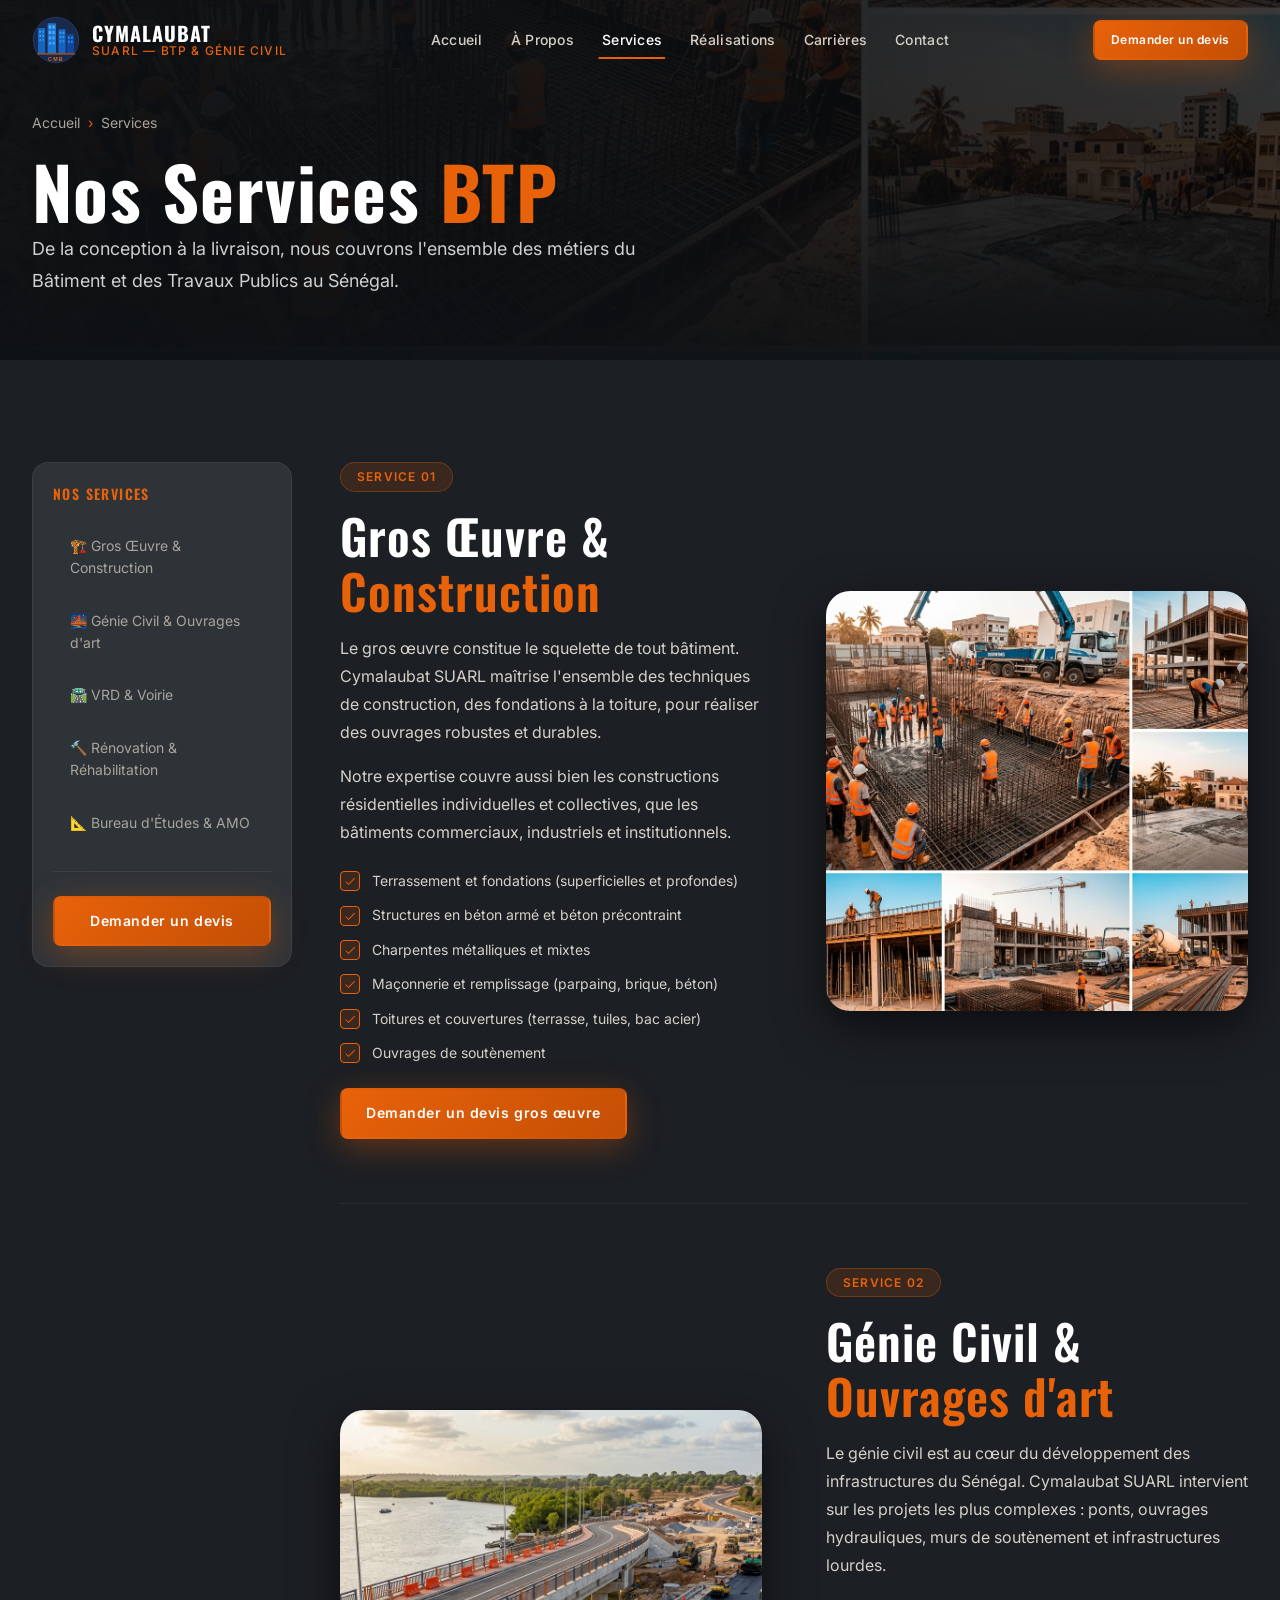
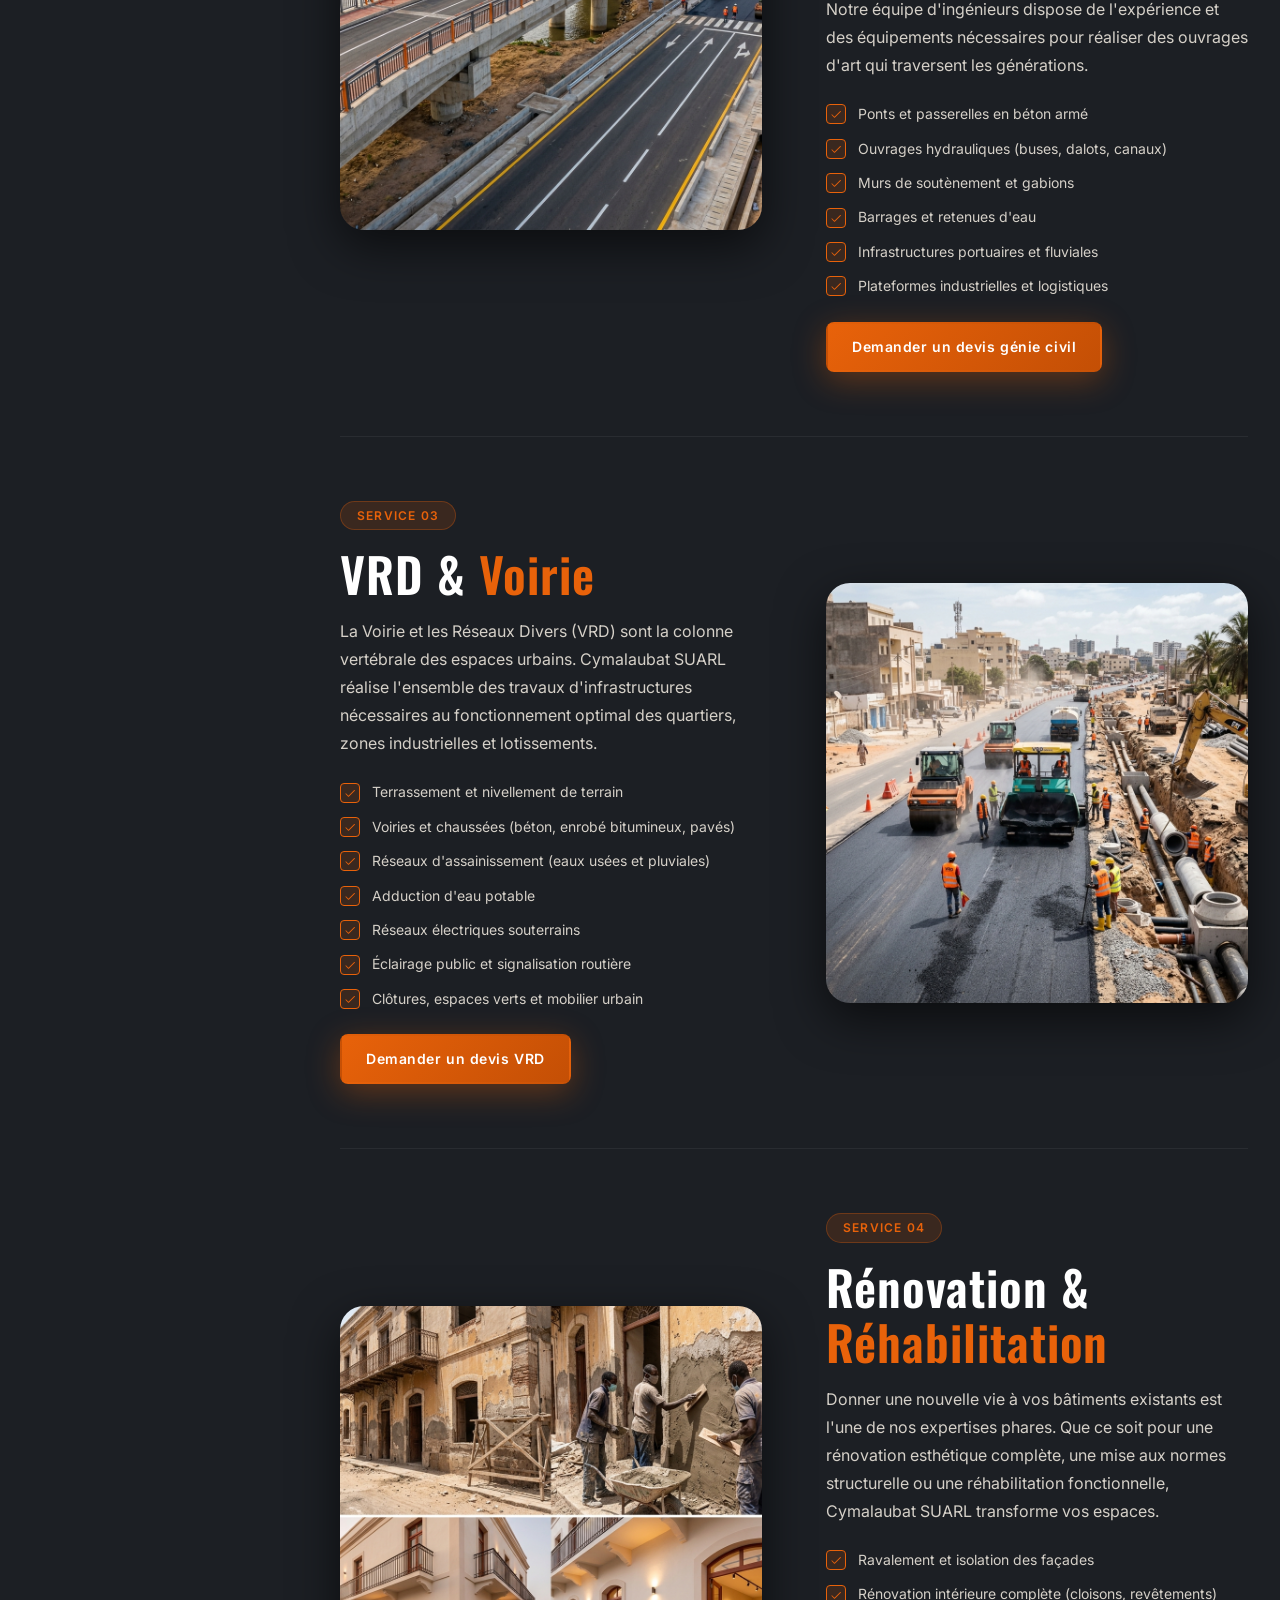
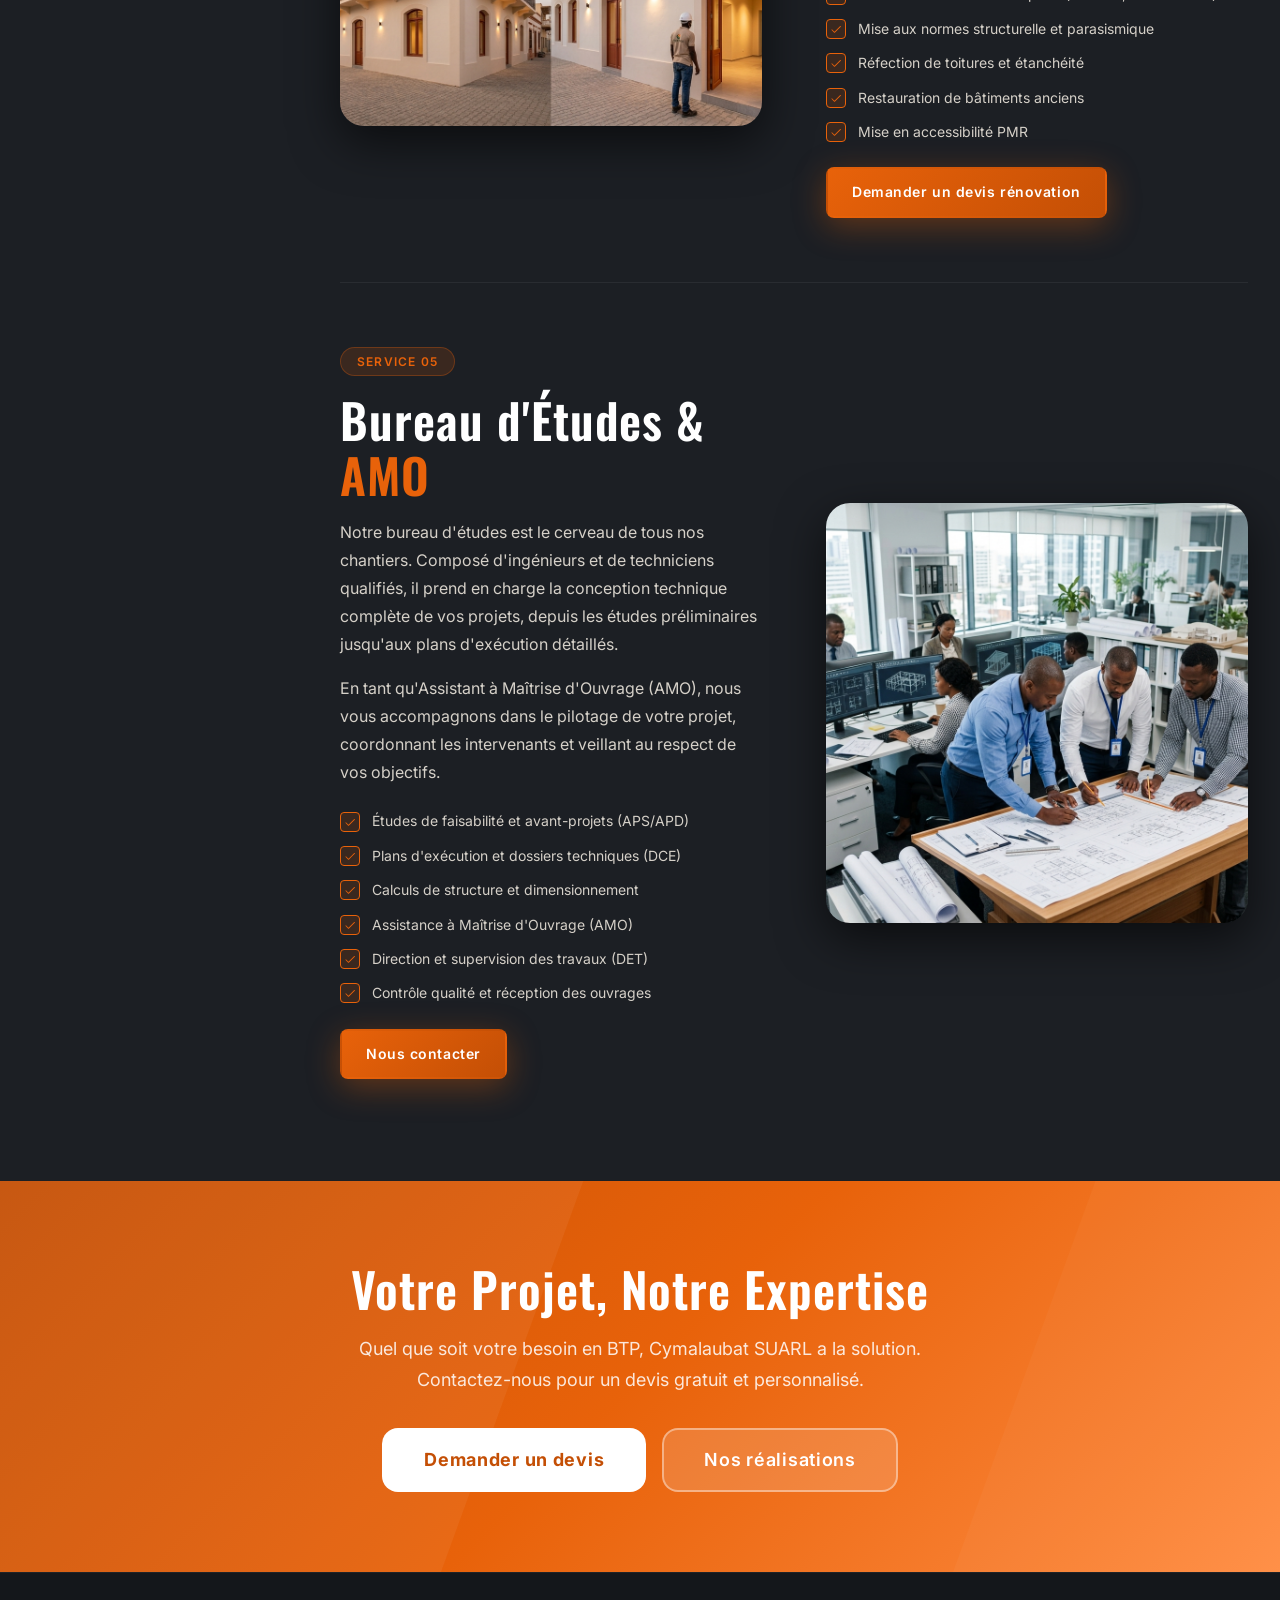
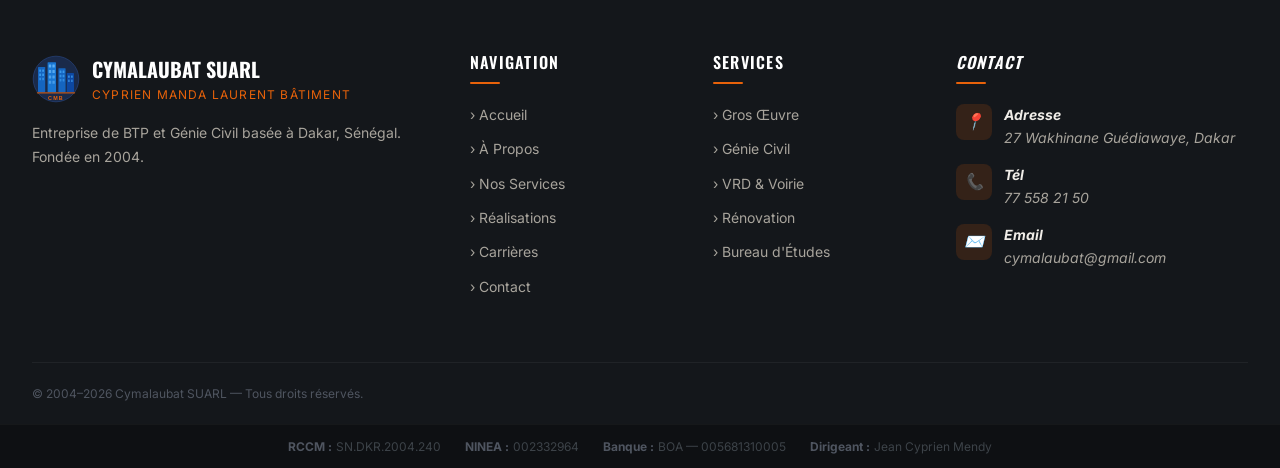
<file: services.html>
<!DOCTYPE html>
<html lang="fr">
<head>
  <meta charset="UTF-8"/>
  <meta name="viewport" content="width=device-width, initial-scale=1.0"/>
  <title>Services BTP — Cymalaubat SUARL | Génie Civil Dakar Sénégal</title>
  <meta name="description" content="Services BTP de Cymalaubat SUARL : Gros Œuvre, Génie Civil, VRD & Voirie, Rénovation & Réhabilitation, Bureau d'études & AMO à Dakar, Sénégal."/>
  <link rel="canonical" href="services.html"/>
  <link rel="stylesheet" href="css/main.css"/>
  <link rel="stylesheet" href="css/components.css"/>
  <link rel="stylesheet" href="css/animations.css"/>
  <style>
    /* Service detail section */
    .service-section {
      padding-block: var(--section-pad);
      border-bottom: 1px solid rgba(255,255,255,0.04);
      scroll-margin-top: 100px;
    }
    .service-section:nth-child(odd) { background: var(--color-anthracite); }
    .service-section:nth-child(even) { background: var(--color-dark); }

    .service-detail {
      display: grid;
      grid-template-columns: 1fr 1fr;
      gap: var(--space-16);
      align-items: center;
    }

    .service-detail.reverse { direction: rtl; }
    .service-detail.reverse > * { direction: ltr; }

    @media(max-width:900px) {
      .service-detail, .service-detail.reverse { grid-template-columns: 1fr; direction: ltr; }
    }

    .service-detail__img {
      width: 100%;
      height: 420px;
      object-fit: cover;
      border-radius: var(--radius-xl);
      box-shadow: var(--shadow-xl);
    }

    .service-detail__badge {
      display: inline-flex;
      align-items: center;
      gap: var(--space-2);
      background: var(--color-orange-glow);
      border: 1px solid rgba(232,98,10,0.3);
      border-radius: var(--radius-full);
      padding: var(--space-1) var(--space-4);
      font-size: var(--text-xs);
      font-weight: 600;
      color: var(--color-orange);
      letter-spacing: 0.1em;
      text-transform: uppercase;
      margin-bottom: var(--space-4);
    }

    .service-detail h2 { margin-bottom: var(--space-4); }
    .service-detail p  { margin-bottom: var(--space-4); }

    /* Checklist */
    .checklist {
      display: flex;
      flex-direction: column;
      gap: var(--space-3);
      margin: var(--space-6) 0;
    }

    .checklist-item {
      display: flex;
      align-items: center;
      gap: var(--space-3);
      font-size: var(--text-sm);
      color: var(--color-light-gray);
    }

    .checklist-item::before {
      content: '';
      width: 20px;
      height: 20px;
      background: var(--color-orange-glow);
      border: 1.5px solid var(--color-orange);
      border-radius: var(--radius-sm);
      display: flex;
      align-items: center;
      justify-content: center;
      flex-shrink: 0;
      background-image: url("data:image/svg+xml,%3Csvg xmlns='http://www.w3.org/2000/svg' width='12' height='12' fill='%23E8620A' viewBox='0 0 256 256'%3E%3Cpath d='M229.66,77.66l-128,128a8,8,0,0,1-11.32,0l-56-56a8,8,0,0,1,11.32-11.32L96,188.69,218.34,66.34a8,8,0,0,1,11.32,11.32Z'/%3E%3C/svg%3E");
      background-repeat: no-repeat;
      background-position: center;
    }

    /* Nav sidebar */
    .services-nav {
      position: sticky;
      top: 90px;
      background: var(--color-concrete);
      border-radius: var(--radius-lg);
      padding: var(--space-5);
      border: 1px solid rgba(255,255,255,0.06);
    }

    .services-nav__title {
      font-family: var(--font-heading);
      font-size: var(--text-sm);
      font-weight: 600;
      letter-spacing: 0.1em;
      text-transform: uppercase;
      color: var(--color-orange);
      margin-bottom: var(--space-4);
    }

    .services-nav__link {
      display: flex;
      align-items: center;
      gap: var(--space-3);
      padding: var(--space-3) var(--space-4);
      border-radius: var(--radius-md);
      font-size: var(--text-sm);
      color: var(--color-mid-gray);
      transition: all var(--transition-base);
      margin-bottom: var(--space-1);
      border: 1px solid transparent;
    }

    .services-nav__link:hover, .services-nav__link.active {
      background: var(--color-orange-glow);
      border-color: rgba(232,98,10,0.2);
      color: var(--color-orange);
    }

    .layout-with-sidebar {
      display: grid;
      grid-template-columns: 260px 1fr;
      gap: var(--space-12);
    }

    @media(max-width:1100px){ .layout-with-sidebar { grid-template-columns: 1fr; } .services-nav { position:static; } }
  </style>
</head>
<body>
<div id="toastContainer" class="toast-container" aria-live="polite"></div>

<!-- Navbar -->
<header id="navbar" class="navbar" role="banner">
  <div class="container"><div class="navbar__inner">
    <a href="index.html" class="navbar__logo" aria-label="Accueil">
      <img src="assets/logo.svg" alt="Logo CMB" class="navbar__logo-icon" width="48" height="48"/>
      <div class="navbar__logo-text">
        <span class="navbar__logo-name">CYMALAUBAT</span>
        <span class="navbar__logo-tagline">SUARL — BTP & Génie Civil</span>
      </div>
    </a>
    <nav class="navbar__nav" aria-label="Navigation principale">
      <a href="index.html"       class="navbar__link">Accueil</a>
      <a href="a-propos.html"    class="navbar__link">À Propos</a>
      <a href="services.html"    class="navbar__link active">Services</a>
      <a href="realisations.html" class="navbar__link">Réalisations</a>
      <a href="carrieres.html"   class="navbar__link">Carrières</a>
      <a href="contact.html"     class="navbar__link">Contact</a>
    </nav>
    <div class="navbar__cta"><a href="contact.html" class="btn btn--primary btn--sm">Demander un devis</a></div>
    <button class="hamburger" id="hamburger" aria-label="Menu" aria-expanded="false"><span></span><span></span><span></span></button>
  </div></div>
</header>
<nav id="mobileNav" class="mobile-nav" aria-label="Mobile">
  <a href="index.html"       class="mobile-nav__link">Accueil</a>
  <a href="a-propos.html"    class="mobile-nav__link">À Propos</a>
  <a href="services.html"    class="mobile-nav__link">Services</a>
  <a href="realisations.html" class="mobile-nav__link">Réalisations</a>
  <a href="carrieres.html"   class="mobile-nav__link">Carrières</a>
  <a href="contact.html"     class="mobile-nav__link">Contact</a>
</nav>

<main id="main-content">

<!-- ── Page Hero ── -->
<section class="page-hero" aria-label="Nos services BTP">
  <div class="page-hero__bg" style="background-image:url('assets/images/service-gros-oeuvre.jpg')"></div>
  <div class="hero-overlay"></div>
  <div class="container">
    <div class="page-hero__content">
      <div class="page-hero__breadcrumb">
        <a href="index.html">Accueil</a><span class="sep">›</span><span>Services</span>
      </div>
      <h1>Nos Services <span class="text-orange">BTP</span></h1>
      <p style="max-width:640px;font-size:var(--text-lg);color:rgba(255,255,255,0.8)">De la conception à la livraison, nous couvrons l'ensemble des métiers du Bâtiment et des Travaux Publics au Sénégal.</p>
    </div>
  </div>
</section>

<!-- Main layout with sidebar -->
<div class="section section--anthracite">
  <div class="container">
    <div class="layout-with-sidebar">

      <!-- Sidebar Nav -->
      <aside>
        <nav class="services-nav" aria-label="Navigation services">
          <div class="services-nav__title">Nos Services</div>
          <a href="#gros-oeuvre"   class="services-nav__link">🏗️ Gros Œuvre & Construction</a>
          <a href="#genie-civil"   class="services-nav__link">🌉 Génie Civil & Ouvrages d'art</a>
          <a href="#vrd"           class="services-nav__link">🛣️ VRD & Voirie</a>
          <a href="#renovation"    class="services-nav__link">🔨 Rénovation & Réhabilitation</a>
          <a href="#bureau-etudes" class="services-nav__link">📐 Bureau d'Études & AMO</a>
          <div style="margin-top:var(--space-6);padding-top:var(--space-6);border-top:1px solid rgba(255,255,255,0.08)">
            <a href="contact.html" class="btn btn--primary" style="width:100%;text-align:center">
              Demander un devis
            </a>
          </div>
        </nav>
      </aside>

      <!-- Services Content -->
      <div>

        <!-- 1. Gros Œuvre -->
        <section id="gros-oeuvre" class="service-section" aria-labelledby="go-title" style="background:transparent;padding-top:0;border-bottom:1px solid rgba(255,255,255,0.06);padding-bottom:var(--space-16);margin-bottom:var(--space-16)">
          <div class="service-detail">
            <div class="reveal-left">
              <span class="service-detail__badge">Service 01</span>
              <h2 id="go-title">Gros Œuvre & <span class="text-orange">Construction</span></h2>
              <p>Le gros œuvre constitue le squelette de tout bâtiment. Cymalaubat SUARL maîtrise l'ensemble des techniques de construction, des fondations à la toiture, pour réaliser des ouvrages robustes et durables.</p>
              <p>Notre expertise couvre aussi bien les constructions résidentielles individuelles et collectives, que les bâtiments commerciaux, industriels et institutionnels.</p>
              <div class="checklist">
                <div class="checklist-item">Terrassement et fondations (superficielles et profondes)</div>
                <div class="checklist-item">Structures en béton armé et béton précontraint</div>
                <div class="checklist-item">Charpentes métalliques et mixtes</div>
                <div class="checklist-item">Maçonnerie et remplissage (parpaing, brique, béton)</div>
                <div class="checklist-item">Toitures et couvertures (terrasse, tuiles, bac acier)</div>
                <div class="checklist-item">Ouvrages de soutènement</div>
              </div>
              <a href="contact.html" class="btn btn--primary">Demander un devis gros œuvre</a>
            </div>
            <div class="reveal-right">
              <img src="assets/images/service-gros-oeuvre.jpg" alt="Gros œuvre et construction à Dakar" class="service-detail__img" loading="lazy" width="600" height="420"/>
            </div>
          </div>
        </section>

        <!-- 2. Génie Civil -->
        <section id="genie-civil" class="service-section" aria-labelledby="gc-title" style="background:transparent;padding-top:0;border-bottom:1px solid rgba(255,255,255,0.06);padding-bottom:var(--space-16);margin-bottom:var(--space-16)">
          <div class="service-detail reverse">
            <div class="reveal-right">
              <span class="service-detail__badge">Service 02</span>
              <h2 id="gc-title">Génie Civil & <span class="text-orange">Ouvrages d'art</span></h2>
              <p>Le génie civil est au cœur du développement des infrastructures du Sénégal. Cymalaubat SUARL intervient sur les projets les plus complexes : ponts, ouvrages hydrauliques, murs de soutènement et infrastructures lourdes.</p>
              <p>Notre équipe d'ingénieurs dispose de l'expérience et des équipements nécessaires pour réaliser des ouvrages d'art qui traversent les générations.</p>
              <div class="checklist">
                <div class="checklist-item">Ponts et passerelles en béton armé</div>
                <div class="checklist-item">Ouvrages hydrauliques (buses, dalots, canaux)</div>
                <div class="checklist-item">Murs de soutènement et gabions</div>
                <div class="checklist-item">Barrages et retenues d'eau</div>
                <div class="checklist-item">Infrastructures portuaires et fluviales</div>
                <div class="checklist-item">Plateformes industrielles et logistiques</div>
              </div>
              <a href="contact.html" class="btn btn--primary">Demander un devis génie civil</a>
            </div>
            <div class="reveal-left">
              <img src="assets/images/service-genie-civil.jpg" alt="Génie civil et ouvrages d'art" class="service-detail__img" loading="lazy" width="600" height="420"/>
            </div>
          </div>
        </section>

        <!-- 3. VRD -->
        <section id="vrd" class="service-section" aria-labelledby="vrd-title" style="background:transparent;padding-top:0;border-bottom:1px solid rgba(255,255,255,0.06);padding-bottom:var(--space-16);margin-bottom:var(--space-16)">
          <div class="service-detail">
            <div class="reveal-left">
              <span class="service-detail__badge">Service 03</span>
              <h2 id="vrd-title">VRD & <span class="text-orange">Voirie</span></h2>
              <p>La Voirie et les Réseaux Divers (VRD) sont la colonne vertébrale des espaces urbains. Cymalaubat SUARL réalise l'ensemble des travaux d'infrastructures nécessaires au fonctionnement optimal des quartiers, zones industrielles et lotissements.</p>
              <div class="checklist">
                <div class="checklist-item">Terrassement et nivellement de terrain</div>
                <div class="checklist-item">Voiries et chaussées (béton, enrobé bitumineux, pavés)</div>
                <div class="checklist-item">Réseaux d'assainissement (eaux usées et pluviales)</div>
                <div class="checklist-item">Adduction d'eau potable</div>
                <div class="checklist-item">Réseaux électriques souterrains</div>
                <div class="checklist-item">Éclairage public et signalisation routière</div>
                <div class="checklist-item">Clôtures, espaces verts et mobilier urbain</div>
              </div>
              <a href="contact.html" class="btn btn--primary">Demander un devis VRD</a>
            </div>
            <div class="reveal-right">
              <img src="assets/images/service-vrd.jpg" alt="VRD voirie et réseaux" class="service-detail__img" loading="lazy" width="600" height="420"/>
            </div>
          </div>
        </section>

        <!-- 4. Rénovation -->
        <section id="renovation" class="service-section" aria-labelledby="reno-title" style="background:transparent;padding-top:0;border-bottom:1px solid rgba(255,255,255,0.06);padding-bottom:var(--space-16);margin-bottom:var(--space-16)">
          <div class="service-detail reverse">
            <div class="reveal-right">
              <span class="service-detail__badge">Service 04</span>
              <h2 id="reno-title">Rénovation & <span class="text-orange">Réhabilitation</span></h2>
              <p>Donner une nouvelle vie à vos bâtiments existants est l'une de nos expertises phares. Que ce soit pour une rénovation esthétique complète, une mise aux normes structurelle ou une réhabilitation fonctionnelle, Cymalaubat SUARL transforme vos espaces.</p>
              <div class="checklist">
                <div class="checklist-item">Ravalement et isolation des façades</div>
                <div class="checklist-item">Rénovation intérieure complète (cloisons, revêtements)</div>
                <div class="checklist-item">Mise aux normes structurelle et parasismique</div>
                <div class="checklist-item">Réfection de toitures et étanchéité</div>
                <div class="checklist-item">Restauration de bâtiments anciens</div>
                <div class="checklist-item">Mise en accessibilité PMR</div>
              </div>
              <a href="contact.html" class="btn btn--primary">Demander un devis rénovation</a>
            </div>
            <div class="reveal-left">
              <img src="assets/images/service-renovation.jpg" alt="Rénovation et réhabilitation bâtiment" class="service-detail__img" loading="lazy" width="600" height="420"/>
            </div>
          </div>
        </section>

        <!-- 5. Bureau d'études -->
        <section id="bureau-etudes" aria-labelledby="be-title" style="scroll-margin-top:100px">
          <div class="service-detail">
            <div class="reveal-left">
              <span class="service-detail__badge">Service 05</span>
              <h2 id="be-title">Bureau d'Études & <span class="text-orange">AMO</span></h2>
              <p>Notre bureau d'études est le cerveau de tous nos chantiers. Composé d'ingénieurs et de techniciens qualifiés, il prend en charge la conception technique complète de vos projets, depuis les études préliminaires jusqu'aux plans d'exécution détaillés.</p>
              <p>En tant qu'Assistant à Maîtrise d'Ouvrage (AMO), nous vous accompagnons dans le pilotage de votre projet, coordonnant les intervenants et veillant au respect de vos objectifs.</p>
              <div class="checklist">
                <div class="checklist-item">Études de faisabilité et avant-projets (APS/APD)</div>
                <div class="checklist-item">Plans d'exécution et dossiers techniques (DCE)</div>
                <div class="checklist-item">Calculs de structure et dimensionnement</div>
                <div class="checklist-item">Assistance à Maîtrise d'Ouvrage (AMO)</div>
                <div class="checklist-item">Direction et supervision des travaux (DET)</div>
                <div class="checklist-item">Contrôle qualité et réception des ouvrages</div>
              </div>
              <a href="contact.html" class="btn btn--primary">Nous contacter</a>
            </div>
            <div class="reveal-right">
              <img src="assets/images/service-bureau-etudes.jpg" alt="Bureau d'études BTP Dakar" class="service-detail__img" loading="lazy" width="600" height="420"/>
            </div>
          </div>
        </section>

      </div><!-- /services content -->
    </div><!-- /layout -->
  </div>
</div>

<!-- CTA Band -->
<section class="cta-band" aria-label="CTA">
  <div class="container">
    <h2>Votre Projet, Notre Expertise</h2>
    <p>Quel que soit votre besoin en BTP, Cymalaubat SUARL a la solution. Contactez-nous pour un devis gratuit et personnalisé.</p>
    <div class="btn-group">
      <a href="contact.html" class="btn" style="background:white;color:var(--color-orange-dark);font-weight:700;padding:var(--space-4) var(--space-10);border-radius:var(--radius-lg);font-size:var(--text-lg);">Demander un devis</a>
      <a href="realisations.html" class="btn" style="background:rgba(255,255,255,0.15);color:white;border:2px solid rgba(255,255,255,0.4);padding:var(--space-4) var(--space-10);border-radius:var(--radius-lg);font-size:var(--text-lg);">Nos réalisations</a>
    </div>
  </div>
</section>

</main>

<!-- Footer -->
<footer class="footer" role="contentinfo">
  <div class="container">
    <div class="footer__grid">
      <div class="footer__brand">
        <div class="footer__logo">
          <img src="assets/logo.svg" alt="" class="footer__logo-icon" width="48" height="48"/>
          <div>
            <div class="footer__logo-name">CYMALAUBAT SUARL</div>
            <div class="footer__logo-sub">Cyprien Manda Laurent Bâtiment</div>
          </div>
        </div>
        <p>Entreprise de BTP et Génie Civil basée à Dakar, Sénégal. Fondée en 2004.</p>
      </div>
      <nav aria-label="Footer nav"><h3 class="footer__col-title">Navigation</h3>
        <ul class="footer__links">
          <li><a href="index.html"        class="footer__link">› Accueil</a></li>
          <li><a href="a-propos.html"     class="footer__link">› À Propos</a></li>
          <li><a href="services.html"     class="footer__link">› Nos Services</a></li>
          <li><a href="realisations.html" class="footer__link">› Réalisations</a></li>
          <li><a href="carrieres.html"    class="footer__link">› Carrières</a></li>
          <li><a href="contact.html"      class="footer__link">› Contact</a></li>
        </ul>
      </nav>
      <nav aria-label="Services footer"><h3 class="footer__col-title">Services</h3>
        <ul class="footer__links">
          <li><a href="#gros-oeuvre"   class="footer__link">› Gros Œuvre</a></li>
          <li><a href="#genie-civil"   class="footer__link">› Génie Civil</a></li>
          <li><a href="#vrd"           class="footer__link">› VRD & Voirie</a></li>
          <li><a href="#renovation"    class="footer__link">› Rénovation</a></li>
          <li><a href="#bureau-etudes" class="footer__link">› Bureau d'Études</a></li>
        </ul>
      </nav>
      <address><h3 class="footer__col-title">Contact</h3>
        <div class="footer__contact-item">
          <div class="footer__contact-icon">📍</div>
          <div class="footer__contact-text"><strong>Adresse</strong>27 Wakhinane Guédiawaye, Dakar</div>
        </div>
        <div class="footer__contact-item">
          <div class="footer__contact-icon">📞</div>
          <div class="footer__contact-text"><strong>Tél</strong><a href="tel:+221775582150" style="color:inherit">77 558 21 50</a></div>
        </div>
        <div class="footer__contact-item">
          <div class="footer__contact-icon">✉️</div>
          <div class="footer__contact-text"><strong>Email</strong><a href="mailto:cymalaubat@gmail.com" style="color:inherit">cymalaubat@gmail.com</a></div>
        </div>
      </address>
    </div>
    <div class="footer__bottom"><p>© 2004–2026 Cymalaubat SUARL — Tous droits réservés.</p></div>
  </div>
  <div class="footer__legal-strip">
    <div class="container">
      <div class="footer__legal-item"><strong>RCCM :</strong> SN.DKR.2004.240</div>
      <div class="footer__legal-item"><strong>NINEA :</strong> 002332964</div>
      <div class="footer__legal-item"><strong>Banque :</strong> BOA — 005681310005</div>
      <div class="footer__legal-item"><strong>Dirigeant :</strong> Jean Cyprien Mendy</div>
    </div>
  </div>
</footer>

<button id="backToTop" class="back-to-top" aria-label="Retour en haut">
  <svg xmlns="http://www.w3.org/2000/svg" width="20" height="20" fill="currentColor" viewBox="0 0 256 256"><path d="M213.66,165.66a8,8,0,0,1-11.32,0L128,91.31,53.66,165.66a8,8,0,0,1-11.32-11.32l80-80a8,8,0,0,1,11.32,0l80,80A8,8,0,0,1,213.66,165.66Z"/></svg>
</button>

<script src="js/main.js"></script>
</body>
</html>
</file>
<file: css/main.css>
/* ============================================================
   CYMALAUBAT SUARL — DESIGN SYSTEM
   Main CSS: Variables, Reset, Typography, Utilities
   ============================================================ */

@import url('https://fonts.googleapis.com/css2?family=Oswald:wght@400;500;600;700&family=Inter:wght@300;400;500;600;700&display=swap');

/* ── CSS Custom Properties ─────────────────────────────────── */
:root {
  /* Brand Colors */
  --color-orange:       #E8620A;
  --color-orange-light: #FF8C42;
  --color-orange-dark:  #C44F05;
  --color-orange-glow:  rgba(232, 98, 10, 0.15);

  /* Neutrals */
  --color-anthracite:   #1C1F24;
  --color-dark:         #14171B;
  --color-concrete:     #2E3338;
  --color-concrete-mid: #3D4349;
  --color-concrete-light: #4F5560;

  /* Lights */
  --color-white:        #FFFFFF;
  --color-off-white:    #F0EDE8;
  --color-light-gray:   #D5D0C8;
  --color-mid-gray:     #A8A49C;

  /* Semantic */
  --color-success:      #3A8C5C;
  --color-warning:      #F0B429;
  --color-error:        #E53935;

  /* Typography */
  --font-heading:       'Oswald', sans-serif;
  --font-body:          'Inter', sans-serif;

  --text-xs:    0.75rem;   /* 12px */
  --text-sm:    0.875rem;  /* 14px */
  --text-base:  1rem;      /* 16px */
  --text-lg:    1.125rem;  /* 18px */
  --text-xl:    1.25rem;   /* 20px */
  --text-2xl:   1.5rem;    /* 24px */
  --text-3xl:   1.875rem;  /* 30px */
  --text-4xl:   2.25rem;   /* 36px */
  --text-5xl:   3rem;      /* 48px */
  --text-6xl:   3.75rem;   /* 60px */
  --text-7xl:   4.5rem;    /* 72px */

  /* Spacing */
  --space-1:   0.25rem;
  --space-2:   0.5rem;
  --space-3:   0.75rem;
  --space-4:   1rem;
  --space-5:   1.25rem;
  --space-6:   1.5rem;
  --space-8:   2rem;
  --space-10:  2.5rem;
  --space-12:  3rem;
  --space-16:  4rem;
  --space-20:  5rem;
  --space-24:  6rem;
  --space-32:  8rem;

  /* Layout */
  --container-max:   1280px;
  --container-pad:   clamp(1rem, 5vw, 2rem);
  --section-pad:     clamp(4rem, 8vw, 8rem);

  /* Borders */
  --radius-sm:   4px;
  --radius-md:   8px;
  --radius-lg:   16px;
  --radius-xl:   24px;
  --radius-full: 9999px;

  /* Shadows */
  --shadow-sm:   0 1px 3px rgba(0,0,0,0.3);
  --shadow-md:   0 4px 16px rgba(0,0,0,0.4);
  --shadow-lg:   0 8px 32px rgba(0,0,0,0.5);
  --shadow-xl:   0 16px 48px rgba(0,0,0,0.6);
  --shadow-orange: 0 8px 32px rgba(232, 98, 10, 0.35);

  /* Transitions */
  --transition-fast:   150ms ease;
  --transition-base:   250ms ease;
  --transition-slow:   400ms ease;
  --transition-spring: 400ms cubic-bezier(0.34, 1.56, 0.64, 1);

  /* Z-index */
  --z-nav:     1000;
  --z-overlay: 1100;
  --z-modal:   1200;
  --z-toast:   1300;
}

/* ── Modern CSS Reset ──────────────────────────────────────── */
*, *::before, *::after {
  box-sizing: border-box;
  margin: 0;
  padding: 0;
}

html {
  scroll-behavior: smooth;
  font-size: 16px;
  -webkit-text-size-adjust: 100%;
}

body {
  font-family: var(--font-body);
  background-color: var(--color-anthracite);
  color: var(--color-off-white);
  line-height: 1.6;
  overflow-x: hidden;
  -webkit-font-smoothing: antialiased;
  -moz-osx-font-smoothing: grayscale;
}

img, video {
  max-width: 100%;
  height: auto;
  display: block;
}

a {
  color: inherit;
  text-decoration: none;
}

ul, ol { list-style: none; }

button, input, textarea, select {
  font-family: inherit;
  font-size: inherit;
}

/* ── Typography ─────────────────────────────────────────────── */
h1, h2, h3, h4, h5, h6 {
  font-family: var(--font-heading);
  line-height: 1.15;
  letter-spacing: 0.02em;
  color: var(--color-white);
}

h1 { font-size: clamp(var(--text-4xl), 7vw, var(--text-7xl)); font-weight: 700; }
h2 { font-size: clamp(var(--text-3xl), 4vw, var(--text-5xl)); font-weight: 600; }
h3 { font-size: clamp(var(--text-2xl), 3vw, var(--text-4xl)); font-weight: 600; }
h4 { font-size: clamp(var(--text-xl),  2vw, var(--text-3xl)); font-weight: 500; }
h5 { font-size: var(--text-xl); font-weight: 500; }
h6 { font-size: var(--text-lg); font-weight: 500; }

p {
  line-height: 1.75;
  color: var(--color-light-gray);
}

/* ── Container & Layout ────────────────────────────────────── */
.container {
  width: 100%;
  max-width: var(--container-max);
  margin-inline: auto;
  padding-inline: var(--container-pad);
}

.section {
  padding-block: var(--section-pad);
}

.section--dark { background: var(--color-dark); }
.section--concrete { background: var(--color-concrete); }
.section--anthracite { background: var(--color-anthracite); }

/* ── Grid Utilities ─────────────────────────────────────────── */
.grid-2 { display: grid; grid-template-columns: repeat(auto-fit, minmax(min(100%, 480px), 1fr)); gap: var(--space-8); }
.grid-3 { display: grid; grid-template-columns: repeat(auto-fit, minmax(min(100%, 300px), 1fr)); gap: var(--space-6); }
.grid-4 { display: grid; grid-template-columns: repeat(auto-fit, minmax(min(100%, 240px), 1fr)); gap: var(--space-6); }

/* ── Flex Utilities ─────────────────────────────────────────── */
.flex-center { display: flex; align-items: center; justify-content: center; }
.flex-between { display: flex; align-items: center; justify-content: space-between; }
.flex-col { display: flex; flex-direction: column; }
.gap-4 { gap: var(--space-4); }
.gap-6 { gap: var(--space-6); }
.gap-8 { gap: var(--space-8); }

/* ── Section Headers ─────────────────────────────────────────── */
.section-header {
  text-align: center;
  margin-bottom: var(--space-16);
}

.section-header .eyebrow {
  display: inline-flex;
  align-items: center;
  gap: var(--space-2);
  font-size: var(--text-sm);
  font-weight: 600;
  letter-spacing: 0.12em;
  text-transform: uppercase;
  color: var(--color-orange);
  margin-bottom: var(--space-4);
}

.section-header .eyebrow::before,
.section-header .eyebrow::after {
  content: '';
  width: 30px;
  height: 2px;
  background: var(--color-orange);
  display: inline-block;
}

.section-header h2 {
  margin-bottom: var(--space-4);
}

.section-header p {
  max-width: 640px;
  margin-inline: auto;
  font-size: var(--text-lg);
}

/* ── Orange Accent Line ─────────────────────────────────────── */
.accent-line {
  width: 60px;
  height: 4px;
  background: linear-gradient(90deg, var(--color-orange), var(--color-orange-light));
  border-radius: var(--radius-full);
  margin: var(--space-4) auto;
}

.accent-line--left { margin-inline: 0; }

/* ── Badges ─────────────────────────────────────────────────── */
.badge {
  display: inline-flex;
  align-items: center;
  gap: var(--space-2);
  padding: var(--space-1) var(--space-3);
  border-radius: var(--radius-full);
  font-size: var(--text-xs);
  font-weight: 600;
  letter-spacing: 0.06em;
  text-transform: uppercase;
}

.badge--orange { background: var(--color-orange); color: var(--color-white); }
.badge--glass {
  background: rgba(255,255,255,0.08);
  border: 1px solid rgba(255,255,255,0.15);
  color: var(--color-off-white);
}
.badge--outline-orange {
  background: transparent;
  border: 1px solid var(--color-orange);
  color: var(--color-orange);
}

/* ── Dividers ────────────────────────────────────────────────── */
.divider {
  height: 1px;
  background: linear-gradient(90deg, transparent, var(--color-concrete-mid), transparent);
  margin-block: var(--space-8);
}

/* ── Helpers ─────────────────────────────────────────────────── */
.text-orange { color: var(--color-orange); }
.text-center { text-align: center; }
.text-left   { text-align: left; }
.mt-4  { margin-top: var(--space-4); }
.mt-6  { margin-top: var(--space-6); }
.mt-8  { margin-top: var(--space-8); }
.mb-4  { margin-bottom: var(--space-4); }
.mb-6  { margin-bottom: var(--space-6); }
.mb-8  { margin-bottom: var(--space-8); }
.sr-only {
  position: absolute;
  width: 1px; height: 1px;
  padding: 0; margin: -1px;
  overflow: hidden;
  clip: rect(0,0,0,0);
  white-space: nowrap;
  border: 0;
}

/* ── Page Hero (inner pages) ─────────────────────────────────── */
.page-hero {
  position: relative;
  min-height: 360px;
  display: flex;
  align-items: flex-end;
  padding-bottom: var(--space-16);
  overflow: hidden;
  background: var(--color-dark);
}

.page-hero__bg {
  position: absolute;
  inset: 0;
  background-size: cover;
  background-position: center;
  filter: brightness(0.3);
  transform: scale(1.05);
  transition: transform 6s ease;
}

.page-hero:hover .page-hero__bg { transform: scale(1); }

.page-hero__content {
  position: relative;
  z-index: 2;
  width: 100%;
}

.page-hero__breadcrumb {
  display: flex;
  align-items: center;
  gap: var(--space-2);
  margin-bottom: var(--space-4);
  font-size: var(--text-sm);
  color: var(--color-mid-gray);
}

.page-hero__breadcrumb a:hover { color: var(--color-orange); }
.page-hero__breadcrumb .sep { color: var(--color-orange); }

/* ── Responsive Helpers ──────────────────────────────────────── */
@media (max-width: 768px) {
  .hide-mobile { display: none !important; }
  .grid-2, .grid-3, .grid-4 { grid-template-columns: 1fr; }
}

@media (min-width: 769px) {
  .hide-desktop { display: none !important; }
}

/* ── Scrollbar Custom ────────────────────────────────────────── */
::-webkit-scrollbar { width: 8px; }
::-webkit-scrollbar-track { background: var(--color-dark); }
::-webkit-scrollbar-thumb {
  background: var(--color-concrete-mid);
  border-radius: var(--radius-full);
}
::-webkit-scrollbar-thumb:hover { background: var(--color-orange); }

/* ── Selection ───────────────────────────────────────────────── */
::selection {
  background: var(--color-orange);
  color: var(--color-white);
}
</file>
<file: css/components.css>
/* ============================================================
   CYMALAUBAT SUARL — COMPONENTS CSS
   Navbar, Footer, Buttons, Cards, Forms, etc.
   ============================================================ */

/* ── NAVBAR ──────────────────────────────────────────────────── */
.navbar {
  position: fixed;
  top: 0;
  left: 0;
  right: 0;
  z-index: var(--z-nav);
  padding: var(--space-4) 0;
  transition: all var(--transition-slow);
}

.navbar.scrolled {
  background: rgba(20, 23, 27, 0.95);
  backdrop-filter: blur(20px);
  -webkit-backdrop-filter: blur(20px);
  border-bottom: 1px solid rgba(255,255,255,0.05);
  padding: var(--space-3) 0;
  box-shadow: var(--shadow-lg);
}

.navbar__inner {
  display: flex;
  align-items: center;
  justify-content: space-between;
  gap: var(--space-8);
}

/* Logo */
.navbar__logo {
  display: flex;
  align-items: center;
  gap: var(--space-3);
  flex-shrink: 0;
  text-decoration: none;
}

.navbar__logo-icon {
  width: 48px;
  height: 48px;
  flex-shrink: 0;
}

.navbar__logo-text {
  display: flex;
  flex-direction: column;
  line-height: 1.1;
}

.navbar__logo-name {
  font-family: var(--font-heading);
  font-size: var(--text-xl);
  font-weight: 700;
  color: var(--color-white);
  letter-spacing: 0.05em;
}

.navbar__logo-tagline {
  font-size: var(--text-xs);
  color: var(--color-orange);
  letter-spacing: 0.1em;
  text-transform: uppercase;
  font-weight: 500;
}

/* Nav Links */
.navbar__nav {
  display: flex;
  align-items: center;
  gap: var(--space-1);
}

.navbar__link {
  position: relative;
  padding: var(--space-2) var(--space-3);
  font-size: var(--text-sm);
  font-weight: 500;
  color: var(--color-light-gray);
  transition: color var(--transition-base);
  border-radius: var(--radius-sm);
  letter-spacing: 0.02em;
}

.navbar__link::after {
  content: '';
  position: absolute;
  bottom: 0;
  left: 50%;
  transform: translateX(-50%) scaleX(0);
  width: 80%;
  height: 2px;
  background: var(--color-orange);
  border-radius: var(--radius-full);
  transition: transform var(--transition-base);
}

.navbar__link:hover,
.navbar__link.active {
  color: var(--color-white);
}

.navbar__link:hover::after,
.navbar__link.active::after {
  transform: translateX(-50%) scaleX(1);
}

/* CTA Button in Navbar */
.navbar__cta {
  flex-shrink: 0;
}

/* Hamburger */
.hamburger {
  display: none;
  flex-direction: column;
  justify-content: center;
  gap: 5px;
  width: 40px;
  height: 40px;
  background: none;
  border: none;
  cursor: pointer;
  padding: 6px;
}

.hamburger span {
  display: block;
  width: 100%;
  height: 2px;
  background: var(--color-off-white);
  border-radius: var(--radius-full);
  transition: transform var(--transition-base), opacity var(--transition-fast);
  transform-origin: center;
}

.hamburger.open span:nth-child(1) { transform: translateY(7px) rotate(45deg); }
.hamburger.open span:nth-child(2) { opacity: 0; transform: scaleX(0); }
.hamburger.open span:nth-child(3) { transform: translateY(-7px) rotate(-45deg); }

/* Mobile Nav */
.mobile-nav {
  display: none;
  position: fixed;
  top: 0;
  left: 0;
  right: 0;
  bottom: 0;
  background: rgba(14, 17, 20, 0.98);
  backdrop-filter: blur(20px);
  -webkit-backdrop-filter: blur(20px);
  z-index: calc(var(--z-nav) - 1);
  flex-direction: column;
  align-items: center;
  justify-content: center;
  gap: var(--space-4);
  opacity: 0;
  pointer-events: none;
  transition: opacity var(--transition-slow);
}

.mobile-nav.open {
  display: flex;
  opacity: 1;
  pointer-events: all;
}

.mobile-nav__link {
  font-family: var(--font-heading);
  font-size: var(--text-4xl);
  font-weight: 600;
  color: var(--color-off-white);
  transition: color var(--transition-base);
  letter-spacing: 0.04em;
}

.mobile-nav__link:hover { color: var(--color-orange); }

@media (max-width: 900px) {
  .navbar__nav, .navbar__cta { display: none; }
  .hamburger { display: flex; }
}

/* ── BUTTONS ──────────────────────────────────────────────────── */
.btn {
  display: inline-flex;
  align-items: center;
  justify-content: center;
  gap: var(--space-2);
  padding: var(--space-3) var(--space-6);
  border-radius: var(--radius-md);
  font-family: var(--font-body);
  font-size: var(--text-sm);
  font-weight: 600;
  letter-spacing: 0.04em;
  cursor: pointer;
  border: 2px solid transparent;
  text-decoration: none;
  transition: all var(--transition-base);
  white-space: nowrap;
  position: relative;
  overflow: hidden;
}

.btn::before {
  content: '';
  position: absolute;
  inset: 0;
  background: rgba(255,255,255,0.08);
  opacity: 0;
  transition: opacity var(--transition-fast);
}
.btn:hover::before { opacity: 1; }

/* Primary */
.btn--primary {
  background: linear-gradient(135deg, var(--color-orange), var(--color-orange-dark));
  color: var(--color-white);
  box-shadow: var(--shadow-orange);
}
.btn--primary:hover {
  transform: translateY(-2px);
  box-shadow: 0 12px 40px rgba(232, 98, 10, 0.5);
}
.btn--primary:active { transform: translateY(0); }

/* Secondary */
.btn--secondary {
  background: transparent;
  border-color: var(--color-orange);
  color: var(--color-orange);
}
.btn--secondary:hover {
  background: var(--color-orange);
  color: var(--color-white);
  transform: translateY(-2px);
}

/* Ghost */
.btn--ghost {
  background: rgba(255,255,255,0.07);
  border-color: rgba(255,255,255,0.15);
  color: var(--color-off-white);
  backdrop-filter: blur(8px);
}
.btn--ghost:hover {
  background: rgba(255,255,255,0.12);
  border-color: rgba(255,255,255,0.3);
}

/* Sizes */
.btn--sm { padding: var(--space-2) var(--space-4); font-size: var(--text-xs); }
.btn--lg { padding: var(--space-4) var(--space-10); font-size: var(--text-base); border-radius: var(--radius-lg); }
.btn--xl { padding: var(--space-5) var(--space-12); font-size: var(--text-lg); border-radius: var(--radius-lg); }

/* Icon buttons */
.btn svg { width: 18px; height: 18px; flex-shrink: 0; }

/* ── CARDS ────────────────────────────────────────────────────── */
.card {
  background: var(--color-concrete);
  border-radius: var(--radius-lg);
  border: 1px solid rgba(255,255,255,0.05);
  overflow: hidden;
  transition: transform var(--transition-base), box-shadow var(--transition-base), border-color var(--transition-base);
}

.card:hover {
  transform: translateY(-4px);
  box-shadow: var(--shadow-xl);
  border-color: rgba(232, 98, 10, 0.3);
}

.card__body { padding: var(--space-6); }
.card__header { padding: var(--space-6) var(--space-6) 0; }
.card__footer {
  padding: var(--space-4) var(--space-6);
  border-top: 1px solid rgba(255,255,255,0.05);
}

/* Service Card */
.service-card {
  position: relative;
  overflow: hidden;
  background: var(--color-concrete);
  border-radius: var(--radius-lg);
  border: 1px solid rgba(255,255,255,0.05);
  transition: all var(--transition-slow);
  height: 100%;
}

.service-card__img {
  width: 100%;
  height: 220px;
  object-fit: cover;
  transition: transform var(--transition-slow);
}

.service-card:hover .service-card__img { transform: scale(1.06); }

.service-card__body {
  padding: var(--space-6);
}

.service-card__icon {
  width: 48px;
  height: 48px;
  background: var(--color-orange-glow);
  border: 1px solid rgba(232, 98, 10, 0.3);
  border-radius: var(--radius-md);
  display: flex;
  align-items: center;
  justify-content: center;
  margin-bottom: var(--space-4);
  transition: all var(--transition-base);
}

.service-card:hover .service-card__icon {
  background: var(--color-orange);
  border-color: var(--color-orange);
}

.service-card__icon svg {
  width: 24px;
  height: 24px;
  color: var(--color-orange);
  transition: color var(--transition-base);
}

.service-card:hover .service-card__icon svg { color: var(--color-white); }

.service-card h3 {
  font-size: var(--text-2xl);
  margin-bottom: var(--space-3);
  transition: color var(--transition-base);
}

.service-card:hover h3 { color: var(--color-orange); }

.service-card p {
  font-size: var(--text-sm);
  line-height: 1.7;
  margin-bottom: var(--space-4);
}

.service-card__link {
  display: inline-flex;
  align-items: center;
  gap: var(--space-2);
  color: var(--color-orange);
  font-size: var(--text-sm);
  font-weight: 600;
  letter-spacing: 0.04em;
  transition: gap var(--transition-base);
}

.service-card:hover .service-card__link { gap: var(--space-3); }

/* Stat Card */
.stat-card {
  text-align: center;
  padding: var(--space-8);
  background: var(--color-concrete);
  border-radius: var(--radius-lg);
  border: 1px solid rgba(255,255,255,0.05);
  position: relative;
  overflow: hidden;
}

.stat-card::before {
  content: '';
  position: absolute;
  top: 0;
  left: 0;
  right: 0;
  height: 3px;
  background: linear-gradient(90deg, var(--color-orange), var(--color-orange-light));
}

.stat-card__number {
  font-family: var(--font-heading);
  font-size: clamp(var(--text-4xl), 5vw, var(--text-6xl));
  font-weight: 700;
  color: var(--color-orange);
  line-height: 1;
  display: block;
  margin-bottom: var(--space-2);
}

.stat-card__label {
  font-size: var(--text-sm);
  color: var(--color-mid-gray);
  letter-spacing: 0.06em;
  text-transform: uppercase;
  font-weight: 500;
}

/* Glass Card */
.glass-card {
  background: rgba(255,255,255,0.04);
  border: 1px solid rgba(255,255,255,0.08);
  border-radius: var(--radius-lg);
  backdrop-filter: blur(16px);
  -webkit-backdrop-filter: blur(16px);
  padding: var(--space-8);
  transition: all var(--transition-base);
}

.glass-card:hover {
  background: rgba(255,255,255,0.07);
  border-color: rgba(232, 98, 10, 0.3);
  transform: translateY(-2px);
}

/* ── FORMS ────────────────────────────────────────────────────── */
.form-group {
  margin-bottom: var(--space-5);
}

.form-label {
  display: block;
  font-size: var(--text-sm);
  font-weight: 600;
  color: var(--color-off-white);
  margin-bottom: var(--space-2);
  letter-spacing: 0.03em;
}

.form-label span.required {
  color: var(--color-orange);
  margin-left: 2px;
}

.form-control {
  width: 100%;
  padding: var(--space-3) var(--space-4);
  background: rgba(255,255,255,0.05);
  border: 1.5px solid rgba(255,255,255,0.1);
  border-radius: var(--radius-md);
  color: var(--color-off-white);
  font-size: var(--text-base);
  transition: border-color var(--transition-base), background var(--transition-base), box-shadow var(--transition-base);
  outline: none;
  -webkit-appearance: none;
}

.form-control:focus {
  border-color: var(--color-orange);
  background: rgba(232, 98, 10, 0.05);
  box-shadow: 0 0 0 3px rgba(232, 98, 10, 0.15);
}

.form-control::placeholder {
  color: var(--color-concrete-light);
}

.form-control.error {
  border-color: var(--color-error);
  box-shadow: 0 0 0 3px rgba(229, 57, 53, 0.15);
}

.form-control.success {
  border-color: var(--color-success);
}

textarea.form-control {
  resize: vertical;
  min-height: 120px;
  line-height: 1.6;
}

select.form-control {
  cursor: pointer;
  background-image: url("data:image/svg+xml,%3Csvg xmlns='http://www.w3.org/2000/svg' width='16' height='16' fill='%23E8620A' viewBox='0 0 256 256'%3E%3Cpath d='M213.66,101.66l-80,80a8,8,0,0,1-11.32,0l-80-80A8,8,0,0,1,53.66,90.34L128,164.69l74.34-74.35a8,8,0,0,1,11.32,11.32Z'/%3E%3C/svg%3E");
  background-repeat: no-repeat;
  background-position: right var(--space-3) center;
  padding-right: var(--space-10);
}

.form-hint {
  font-size: var(--text-xs);
  color: var(--color-mid-gray);
  margin-top: var(--space-1);
}

.form-error {
  font-size: var(--text-xs);
  color: var(--color-error);
  margin-top: var(--space-1);
  display: none;
}

.form-error.visible { display: block; }

/* File Upload */
.file-drop {
  border: 2px dashed rgba(255,255,255,0.12);
  border-radius: var(--radius-lg);
  padding: var(--space-10);
  text-align: center;
  cursor: pointer;
  transition: all var(--transition-base);
  position: relative;
}

.file-drop:hover,
.file-drop.dragover {
  border-color: var(--color-orange);
  background: var(--color-orange-glow);
}

.file-drop input[type="file"] {
  position: absolute;
  inset: 0;
  opacity: 0;
  cursor: pointer;
  width: 100%;
  height: 100%;
}

.file-drop__icon { font-size: 3rem; margin-bottom: var(--space-3); display: block; }
.file-drop__text { color: var(--color-mid-gray); font-size: var(--text-sm); }
.file-drop__text strong { color: var(--color-orange); }

/* Progress Bar */
.progress-bar {
  height: 6px;
  background: rgba(255,255,255,0.08);
  border-radius: var(--radius-full);
  overflow: hidden;
  display: none;
  margin-top: var(--space-3);
}

.progress-bar.visible { display: block; }

.progress-bar__fill {
  height: 100%;
  background: linear-gradient(90deg, var(--color-orange), var(--color-orange-light));
  border-radius: var(--radius-full);
  transition: width 0.3s ease;
  width: 0%;
}

/* Range Slider */
.range-slider {
  width: 100%;
  height: 6px;
  -webkit-appearance: none;
  appearance: none;
  background: rgba(255,255,255,0.1);
  border-radius: var(--radius-full);
  outline: none;
  cursor: pointer;
}

.range-slider::-webkit-slider-thumb {
  -webkit-appearance: none;
  width: 20px;
  height: 20px;
  background: var(--color-orange);
  border-radius: 50%;
  cursor: pointer;
  box-shadow: 0 0 8px rgba(232, 98, 10, 0.5);
  transition: transform var(--transition-fast);
}

.range-slider::-webkit-slider-thumb:hover { transform: scale(1.2); }

/* ── FOOTER ───────────────────────────────────────────────────── */
.footer {
  background: var(--color-dark);
  border-top: 1px solid rgba(255,255,255,0.05);
  padding-top: var(--space-20);
}

.footer__grid {
  display: grid;
  grid-template-columns: 2fr 1fr 1fr 1.5fr;
  gap: var(--space-12);
  padding-bottom: var(--space-16);
}

.footer__brand {
  display: flex;
  flex-direction: column;
  gap: var(--space-4);
}

.footer__brand p {
  font-size: var(--text-sm);
  line-height: 1.75;
  color: var(--color-mid-gray);
}

.footer__logo {
  display: flex;
  align-items: center;
  gap: var(--space-3);
}

.footer__logo-icon {
  width: 48px;
  height: 48px;
}

.footer__logo-name {
  font-family: var(--font-heading);
  font-size: var(--text-xl);
  font-weight: 700;
  color: var(--color-white);
}

.footer__logo-sub {
  font-size: var(--text-xs);
  color: var(--color-orange);
  letter-spacing: 0.1em;
  text-transform: uppercase;
}

.footer__col-title {
  font-family: var(--font-heading);
  font-size: var(--text-base);
  font-weight: 600;
  color: var(--color-white);
  letter-spacing: 0.08em;
  text-transform: uppercase;
  margin-bottom: var(--space-5);
  position: relative;
  padding-bottom: var(--space-3);
}

.footer__col-title::after {
  content: '';
  position: absolute;
  bottom: 0;
  left: 0;
  width: 30px;
  height: 2px;
  background: var(--color-orange);
  border-radius: var(--radius-full);
}

.footer__links {
  display: flex;
  flex-direction: column;
  gap: var(--space-3);
}

.footer__link {
  font-size: var(--text-sm);
  color: var(--color-mid-gray);
  transition: color var(--transition-base), padding-left var(--transition-base);
  display: flex;
  align-items: center;
  gap: var(--space-2);
}

.footer__link:hover {
  color: var(--color-orange);
  padding-left: var(--space-2);
}

.footer__contact-item {
  display: flex;
  align-items: flex-start;
  gap: var(--space-3);
  margin-bottom: var(--space-4);
}

.footer__contact-icon {
  width: 36px;
  height: 36px;
  background: var(--color-orange-glow);
  border-radius: var(--radius-md);
  display: flex;
  align-items: center;
  justify-content: center;
  flex-shrink: 0;
  color: var(--color-orange);
}

.footer__contact-text {
  font-size: var(--text-sm);
  color: var(--color-mid-gray);
  line-height: 1.5;
}

.footer__contact-text strong {
  display: block;
  color: var(--color-off-white);
  margin-bottom: 2px;
}

/* Social Links */
.footer__social {
  display: flex;
  gap: var(--space-3);
  margin-top: var(--space-4);
}

.social-link {
  width: 40px;
  height: 40px;
  background: rgba(255,255,255,0.06);
  border: 1px solid rgba(255,255,255,0.1);
  border-radius: var(--radius-md);
  display: flex;
  align-items: center;
  justify-content: center;
  color: var(--color-mid-gray);
  transition: all var(--transition-base);
}

.social-link:hover {
  background: var(--color-orange);
  border-color: var(--color-orange);
  color: var(--color-white);
  transform: translateY(-3px);
}

/* Footer Bottom */
.footer__bottom {
  border-top: 1px solid rgba(255,255,255,0.05);
  padding-block: var(--space-5);
  display: flex;
  align-items: center;
  justify-content: space-between;
  flex-wrap: wrap;
  gap: var(--space-4);
}

.footer__bottom p {
  font-size: var(--text-xs);
  color: var(--color-concrete-light);
}

.footer__bottom-links {
  display: flex;
  gap: var(--space-4);
}

.footer__bottom-links a {
  font-size: var(--text-xs);
  color: var(--color-concrete-light);
  transition: color var(--transition-base);
}

.footer__bottom-links a:hover { color: var(--color-orange); }

/* Legal info strip */
.footer__legal-strip {
  background: rgba(0,0,0,0.3);
  padding: var(--space-3) 0;
  border-top: 1px solid rgba(255,255,255,0.03);
}

.footer__legal-strip .container {
  display: flex;
  flex-wrap: wrap;
  gap: var(--space-6);
  justify-content: center;
}

.footer__legal-item {
  font-size: var(--text-xs);
  color: var(--color-concrete-mid);
  display: flex;
  align-items: center;
  gap: var(--space-1);
}

.footer__legal-item strong { color: var(--color-concrete-light); }

@media (max-width: 1024px) {
  .footer__grid { grid-template-columns: 1fr 1fr; }
}

@media (max-width: 640px) {
  .footer__grid { grid-template-columns: 1fr; }
  .footer__bottom { flex-direction: column; text-align: center; }
}

/* ── TOAST NOTIFICATIONS ──────────────────────────────────────── */
.toast-container {
  position: fixed;
  bottom: var(--space-6);
  right: var(--space-6);
  z-index: var(--z-toast);
  display: flex;
  flex-direction: column;
  gap: var(--space-3);
  pointer-events: none;
}

.toast {
  display: flex;
  align-items: center;
  gap: var(--space-3);
  padding: var(--space-4) var(--space-5);
  background: var(--color-concrete);
  border-radius: var(--radius-lg);
  border-left: 4px solid var(--color-orange);
  box-shadow: var(--shadow-xl);
  min-width: 280px;
  max-width: 360px;
  pointer-events: all;
  animation: toastIn 0.4s var(--transition-spring) both;
}

.toast.success { border-color: var(--color-success); }
.toast.error   { border-color: var(--color-error); }

.toast__icon { font-size: 1.4rem; flex-shrink: 0; }
.toast__msg {
  font-size: var(--text-sm);
  font-weight: 500;
  color: var(--color-off-white);
  flex: 1;
}

@keyframes toastIn {
  from { opacity: 0; transform: translateX(120%); }
  to   { opacity: 1; transform: translateX(0); }
}

/* ── BACK TO TOP ──────────────────────────────────────────────── */
.back-to-top {
  position: fixed;
  bottom: var(--space-6);
  right: var(--space-6);
  width: 48px;
  height: 48px;
  background: var(--color-orange);
  color: var(--color-white);
  border: none;
  border-radius: var(--radius-md);
  display: flex;
  align-items: center;
  justify-content: center;
  cursor: pointer;
  opacity: 0;
  visibility: hidden;
  transform: translateY(16px);
  transition: all var(--transition-base);
  box-shadow: var(--shadow-orange);
  z-index: var(--z-nav);
}

.back-to-top.visible {
  opacity: 1;
  visibility: visible;
  transform: translateY(0);
}

.back-to-top:hover { transform: translateY(-3px); }

/* ── PORTFOLIO GRID ───────────────────────────────────────────── */
.portfolio-grid {
  display: grid;
  grid-template-columns: repeat(auto-fill, minmax(min(100%, 340px), 1fr));
  gap: var(--space-6);
}

.portfolio-item {
  border-radius: var(--radius-lg);
  overflow: hidden;
  position: relative;
  cursor: pointer;
  aspect-ratio: 16 / 10;
  background: var(--color-concrete);
  transition: transform var(--transition-base);
}

.portfolio-item:hover { transform: scale(1.02); }

.portfolio-item img {
  width: 100%;
  height: 100%;
  object-fit: cover;
  transition: transform var(--transition-slow);
}

.portfolio-item:hover img { transform: scale(1.08); }

.portfolio-item__overlay {
  position: absolute;
  inset: 0;
  background: linear-gradient(to top, rgba(0,0,0,0.85) 0%, rgba(0,0,0,0) 50%);
  opacity: 0;
  transition: opacity var(--transition-base);
  display: flex;
  flex-direction: column;
  justify-content: flex-end;
  padding: var(--space-6);
}

.portfolio-item:hover .portfolio-item__overlay { opacity: 1; }

.portfolio-item__title {
  font-family: var(--font-heading);
  font-size: var(--text-xl);
  color: var(--color-white);
  margin-bottom: var(--space-1);
}

.portfolio-item__cat {
  font-size: var(--text-xs);
  color: var(--color-orange);
  letter-spacing: 0.08em;
  text-transform: uppercase;
}

/* Filter Tabs */
.filter-tabs {
  display: flex;
  flex-wrap: wrap;
  gap: var(--space-3);
  margin-bottom: var(--space-8);
  justify-content: center;
}

.filter-tab {
  padding: var(--space-2) var(--space-5);
  border-radius: var(--radius-full);
  font-size: var(--text-sm);
  font-weight: 500;
  cursor: pointer;
  border: 1.5px solid rgba(255,255,255,0.12);
  background: transparent;
  color: var(--color-mid-gray);
  transition: all var(--transition-base);
}

.filter-tab:hover { border-color: var(--color-orange); color: var(--color-orange); }
.filter-tab.active {
  background: var(--color-orange);
  border-color: var(--color-orange);
  color: var(--color-white);
}

.portfolio-item.hidden {
  display: none;
}

/* ── BEFORE/AFTER SLIDER ──────────────────────────────────────── */
.before-after {
  position: relative;
  overflow: hidden;
  border-radius: var(--radius-xl);
  cursor: col-resize;
  user-select: none;
  aspect-ratio: 16 / 9;
  box-shadow: var(--shadow-xl);
}

.before-after__before,
.before-after__after {
  position: absolute;
  inset: 0;
}

.before-after__before img,
.before-after__after img {
  width: 100%;
  height: 100%;
  object-fit: cover;
}

.before-after__after { clip-path: inset(0 0 0 50%); }

.before-after__handle {
  position: absolute;
  top: 0;
  bottom: 0;
  left: 50%;
  width: 4px;
  background: var(--color-white);
  transform: translateX(-50%);
  z-index: 10;
  box-shadow: 0 0 20px rgba(0,0,0,0.5);
}

.before-after__handle::before {
  content: '';
  position: absolute;
  top: 50%;
  left: 50%;
  transform: translate(-50%, -50%);
  width: 40px;
  height: 40px;
  background: var(--color-white);
  border-radius: 50%;
  box-shadow: 0 4px 16px rgba(0,0,0,0.4);
  display: flex;
  align-items: center;
  justify-content: center;
}

.before-after__labels {
  position: absolute;
  top: var(--space-4);
  left: var(--space-4);
  right: var(--space-4);
  display: flex;
  justify-content: space-between;
  z-index: 11;
  pointer-events: none;
}

.before-after__label {
  padding: var(--space-1) var(--space-3);
  border-radius: var(--radius-full);
  font-size: var(--text-xs);
  font-weight: 700;
  letter-spacing: 0.1em;
  text-transform: uppercase;
}

.before-after__label--before { background: rgba(0,0,0,0.6); color: var(--color-off-white); }
.before-after__label--after  { background: var(--color-orange); color: var(--color-white); }

/* ── CTA BAND ─────────────────────────────────────────────────── */
.cta-band {
  background: linear-gradient(135deg, var(--color-orange-dark) 0%, var(--color-orange) 50%, var(--color-orange-light) 100%);
  padding: var(--space-20) 0;
  text-align: center;
  position: relative;
  overflow: hidden;
}

.cta-band::before {
  content: '';
  position: absolute;
  top: -50%;
  left: -10%;
  width: 50%;
  height: 200%;
  background: rgba(255,255,255,0.05);
  transform: skewX(-20deg);
}

.cta-band::after {
  content: '';
  position: absolute;
  top: -50%;
  right: -10%;
  width: 30%;
  height: 200%;
  background: rgba(255,255,255,0.03);
  transform: skewX(-20deg);
}

.cta-band h2 {
  color: var(--color-white);
  margin-bottom: var(--space-4);
  position: relative;
  z-index: 1;
}

.cta-band p {
  color: rgba(255,255,255,0.85);
  font-size: var(--text-lg);
  margin-bottom: var(--space-8);
  max-width: 600px;
  margin-inline: auto;
  position: relative;
  z-index: 1;
}

.cta-band .btn-group {
  display: flex;
  gap: var(--space-4);
  justify-content: center;
  flex-wrap: wrap;
  position: relative;
  z-index: 1;
}

/* ── TIMELINE ─────────────────────────────────────────────────── */
.timeline {
  position: relative;
  padding-left: var(--space-8);
}

.timeline::before {
  content: '';
  position: absolute;
  left: 0;
  top: 0;
  bottom: 0;
  width: 2px;
  background: linear-gradient(to bottom, var(--color-orange), transparent);
}

.timeline-item {
  position: relative;
  padding-bottom: var(--space-10);
}

.timeline-item::before {
  content: '';
  position: absolute;
  left: calc(-1 * var(--space-8) - 4px);
  top: 6px;
  width: 10px;
  height: 10px;
  background: var(--color-orange);
  border-radius: 50%;
  box-shadow: 0 0 12px rgba(232, 98, 10, 0.6);
}

.timeline-item__year {
  font-family: var(--font-heading);
  font-size: var(--text-4xl);
  font-weight: 700;
  color: var(--color-orange);
  opacity: 0.3;
  line-height: 1;
  margin-bottom: var(--space-1);
}

.timeline-item h4 {
  font-size: var(--text-xl);
  color: var(--color-white);
  margin-bottom: var(--space-2);
}

.timeline-item p {
  font-size: var(--text-sm);
  color: var(--color-mid-gray);
}

/* ── QHSE PILLARS ─────────────────────────────────────────────── */
.qhse-pillar {
  text-align: center;
  padding: var(--space-8);
  background: var(--color-concrete);
  border-radius: var(--radius-lg);
  border: 1px solid rgba(255,255,255,0.05);
  position: relative;
  overflow: hidden;
  transition: all var(--transition-base);
}

.qhse-pillar:hover {
  transform: translateY(-6px);
  box-shadow: var(--shadow-orange);
  border-color: rgba(232, 98, 10, 0.4);
}

.qhse-pillar__letter {
  font-family: var(--font-heading);
  font-size: var(--text-7xl);
  font-weight: 700;
  color: var(--color-orange);
  opacity: 0.12;
  position: absolute;
  top: -10px;
  right: -10px;
  line-height: 1;
  pointer-events: none;
  transition: opacity var(--transition-base);
}

.qhse-pillar:hover .qhse-pillar__letter { opacity: 0.2; }

.qhse-pillar__icon {
  width: 64px;
  height: 64px;
  background: var(--color-orange-glow);
  border: 1.5px solid rgba(232, 98, 10, 0.3);
  border-radius: var(--radius-lg);
  display: flex;
  align-items: center;
  justify-content: center;
  margin: 0 auto var(--space-4);
}

.qhse-pillar__icon svg {
  width: 32px;
  height: 32px;
  color: var(--color-orange);
}

.qhse-pillar h4 {
  font-size: var(--text-xl);
  margin-bottom: var(--space-3);
}

.qhse-pillar p {
  font-size: var(--text-sm);
  line-height: 1.7;
}

/* ── JOB CARD ─────────────────────────────────────────────────── */
.job-card {
  background: var(--color-concrete);
  border: 1px solid rgba(255,255,255,0.05);
  border-radius: var(--radius-lg);
  padding: var(--space-6);
  transition: all var(--transition-base);
  cursor: pointer;
}

.job-card:hover {
  border-color: var(--color-orange);
  transform: translateY(-3px);
  box-shadow: var(--shadow-orange);
}

.job-card__header {
  display: flex;
  align-items: flex-start;
  justify-content: space-between;
  gap: var(--space-4);
  margin-bottom: var(--space-4);
}

.job-card h4 {
  font-size: var(--text-xl);
  margin-bottom: var(--space-2);
}

.job-card__meta {
  display: flex;
  flex-wrap: wrap;
  gap: var(--space-3);
  margin-bottom: var(--space-4);
}

.job-card__meta-item {
  display: flex;
  align-items: center;
  gap: var(--space-1);
  font-size: var(--text-xs);
  color: var(--color-mid-gray);
}

.job-card__meta-item svg { width: 14px; height: 14px; color: var(--color-orange); }

/* ── LIGHTBOX ─────────────────────────────────────────────────── */
.lightbox {
  display: none;
  position: fixed;
  inset: 0;
  background: rgba(0,0,0,0.95);
  z-index: var(--z-modal);
  align-items: center;
  justify-content: center;
  padding: var(--space-8);
}

.lightbox.open { display: flex; }

.lightbox__img {
  max-width: 90vw;
  max-height: 85vh;
  border-radius: var(--radius-lg);
  box-shadow: var(--shadow-xl);
  object-fit: contain;
}

.lightbox__close {
  position: absolute;
  top: var(--space-6);
  right: var(--space-6);
  width: 48px;
  height: 48px;
  background: rgba(255,255,255,0.1);
  border: none;
  border-radius: 50%;
  cursor: pointer;
  color: var(--color-white);
  display: flex;
  align-items: center;
  justify-content: center;
  font-size: 1.5rem;
  transition: background var(--transition-base);
}

.lightbox__close:hover { background: var(--color-orange); }

/* ── BENEFIT ITEMS ────────────────────────────────────────────── */
.benefit-item {
  display: flex;
  align-items: flex-start;
  gap: var(--space-4);
}

.benefit-item__icon {
  width: 48px;
  height: 48px;
  background: var(--color-orange-glow);
  border: 1px solid rgba(232, 98, 10, 0.2);
  border-radius: var(--radius-md);
  display: flex;
  align-items: center;
  justify-content: center;
  flex-shrink: 0;
}

.benefit-item__icon svg {
  width: 24px;
  height: 24px;
  color: var(--color-orange);
}

.benefit-item__text h5 {
  font-size: var(--text-lg);
  margin-bottom: var(--space-2);
}

.benefit-item__text p {
  font-size: var(--text-sm);
  line-height: 1.65;
}

/* ── NUMBER HIGHLIGHT ─────────────────────────────────────────── */
.number-highlight {
  font-family: var(--font-heading);
  font-weight: 700;
  color: var(--color-orange);
}
</file>
<file: css/animations.css>
/* ============================================================
   CYMALAUBAT SUARL — ANIMATIONS CSS
   Micro-animations, transitions & AOS overrides
   ============================================================ */

/* ── Keyframe Animations ─────────────────────────────────────── */
@keyframes fadeInUp {
  from { opacity: 0; transform: translateY(30px); }
  to   { opacity: 1; transform: translateY(0); }
}

@keyframes fadeInDown {
  from { opacity: 0; transform: translateY(-30px); }
  to   { opacity: 1; transform: translateY(0); }
}

@keyframes fadeInLeft {
  from { opacity: 0; transform: translateX(-30px); }
  to   { opacity: 1; transform: translateX(0); }
}

@keyframes fadeInRight {
  from { opacity: 0; transform: translateX(30px); }
  to   { opacity: 1; transform: translateX(0); }
}

@keyframes fadeIn {
  from { opacity: 0; }
  to   { opacity: 1; }
}

@keyframes scaleIn {
  from { opacity: 0; transform: scale(0.9); }
  to   { opacity: 1; transform: scale(1); }
}

@keyframes slideUp {
  from { transform: translateY(100%); opacity: 0; }
  to   { transform: translateY(0); opacity: 1; }
}

@keyframes pulse-orange {
  0%, 100% { box-shadow: 0 0 0 0 rgba(232, 98, 10, 0.4); }
  50%       { box-shadow: 0 0 0 12px rgba(232, 98, 10, 0); }
}

@keyframes spin {
  from { transform: rotate(0deg); }
  to   { transform: rotate(360deg); }
}

@keyframes heroFadeIn {
  0%   { opacity: 0; transform: translateY(40px); }
  100% { opacity: 1; transform: translateY(0); }
}

@keyframes floatY {
  0%, 100% { transform: translateY(0px); }
  50%       { transform: translateY(-12px); }
}

@keyframes shimmer {
  0%   { background-position: -1000px 0; }
  100% { background-position: 1000px 0; }
}

@keyframes lineDraw {
  from { width: 0; }
  to   { width: 60px; }
}

@keyframes rotateBg {
  from { transform: rotate(0deg); }
  to   { transform: rotate(360deg); }
}

/* ── Hero Animations ─────────────────────────────────────────── */
.hero__eyebrow    { animation: heroFadeIn 0.8s ease 0.2s both; }
.hero__title      { animation: heroFadeIn 0.9s ease 0.4s both; }
.hero__subtitle   { animation: heroFadeIn 0.9s ease 0.6s both; }
.hero__actions    { animation: heroFadeIn 0.9s ease 0.8s both; }
.hero__scroll-cue { animation: heroFadeIn 0.9s ease 1.0s both; }
.hero__stats      { animation: heroFadeIn 0.9s ease 1.0s both; }

/* ── Scroll Cue ──────────────────────────────────────────────── */
.scroll-cue {
  display: flex;
  flex-direction: column;
  align-items: center;
  gap: var(--space-2);
  color: rgba(255,255,255,0.4);
  font-size: var(--text-xs);
  letter-spacing: 0.12em;
  text-transform: uppercase;
  cursor: pointer;
}

.scroll-cue__line {
  width: 1px;
  height: 60px;
  background: linear-gradient(to bottom, transparent, rgba(232,98,10,0.8), transparent);
  animation: floatY 2s ease-in-out infinite;
}

/* ── Glow Pulse ──────────────────────────────────────────────── */
.pulse { animation: pulse-orange 2s ease infinite; }

/* ── Reveal Classes (used with Intersection Observer) ────────── */
.reveal {
  opacity: 0;
  transform: translateY(30px);
  transition: opacity 0.7s ease, transform 0.7s ease;
}

.reveal.in-view {
  opacity: 1;
  transform: translateY(0);
}

.reveal-left {
  opacity: 0;
  transform: translateX(-30px);
  transition: opacity 0.7s ease, transform 0.7s ease;
}

.reveal-left.in-view {
  opacity: 1;
  transform: translateX(0);
}

.reveal-right {
  opacity: 0;
  transform: translateX(30px);
  transition: opacity 0.7s ease, transform 0.7s ease;
}

.reveal-right.in-view {
  opacity: 1;
  transform: translateX(0);
}

.reveal-scale {
  opacity: 0;
  transform: scale(0.92);
  transition: opacity 0.7s ease, transform 0.7s ease;
}

.reveal-scale.in-view {
  opacity: 1;
  transform: scale(1);
}

/* Stagger delays */
.delay-100 { transition-delay: 0.1s !important; }
.delay-200 { transition-delay: 0.2s !important; }
.delay-300 { transition-delay: 0.3s !important; }
.delay-400 { transition-delay: 0.4s !important; }
.delay-500 { transition-delay: 0.5s !important; }
.delay-600 { transition-delay: 0.6s !important; }

/* ── Floating Geometric Elements ─────────────────────────────── */
.geo-shape {
  position: absolute;
  border-radius: var(--radius-lg);
  background: var(--color-orange-glow);
  border: 1px solid rgba(232, 98, 10, 0.15);
  pointer-events: none;
}

.geo-shape--1 {
  width: 300px;
  height: 300px;
  top: -100px;
  right: -80px;
  animation: rotateBg 25s linear infinite;
  opacity: 0.4;
}

.geo-shape--2 {
  width: 180px;
  height: 180px;
  bottom: 60px;
  left: -60px;
  animation: rotateBg 18s linear infinite reverse;
  opacity: 0.3;
}

/* ── Loading Spinner ─────────────────────────────────────────── */
.spinner {
  width: 24px;
  height: 24px;
  border: 3px solid rgba(255,255,255,0.2);
  border-top-color: var(--color-orange);
  border-radius: 50%;
  animation: spin 0.8s linear infinite;
  display: inline-block;
}

/* ── Skeleton Loader ─────────────────────────────────────────── */
.skeleton {
  background: linear-gradient(90deg, var(--color-concrete) 25%, var(--color-concrete-mid) 50%, var(--color-concrete) 75%);
  background-size: 1000px 100%;
  animation: shimmer 1.5s infinite;
  border-radius: var(--radius-md);
}

/* ── Number Counter ──────────────────────────────────────────── */
.counter-number {
  display: inline-block;
  transition: none;
}

/* ── Image Hover Parallax ────────────────────────────────────── */
.img-parallax-wrap {
  overflow: hidden;
  border-radius: var(--radius-lg);
}

.img-parallax-wrap img {
  transition: transform 0.6s cubic-bezier(0.25, 0.46, 0.45, 0.94);
  will-change: transform;
}

.img-parallax-wrap:hover img { transform: scale(1.06) translateY(-4px); }

/* ── Page Transition Overlay ─────────────────────────────────── */
.page-overlay {
  position: fixed;
  inset: 0;
  background: var(--color-dark);
  z-index: calc(var(--z-modal) + 10);
  transform: translateY(100%);
  transition: transform 0.4s cubic-bezier(0.76, 0, 0.24, 1);
  pointer-events: none;
}

/* ── Hover Underline Animated ────────────────────────────────── */
.hover-underline {
  position: relative;
  display: inline-block;
}

.hover-underline::after {
  content: '';
  position: absolute;
  bottom: -2px;
  left: 0;
  width: 0;
  height: 2px;
  background: var(--color-orange);
  transition: width var(--transition-base);
}

.hover-underline:hover::after { width: 100%; }

/* ── Orange Gradient Text ─────────────────────────────────────── */
.gradient-text {
  background: linear-gradient(135deg, var(--color-orange-light), var(--color-orange));
  -webkit-background-clip: text;
  -webkit-text-fill-color: transparent;
  background-clip: text;
}

/* ── Hero Background Overlay ─────────────────────────────────── */
.hero-overlay {
  position: absolute;
  inset: 0;
  background:
    linear-gradient(to right, rgba(14,17,20,0.92) 0%, rgba(14,17,20,0.75) 50%, rgba(14,17,20,0.3) 100%),
    linear-gradient(to top, rgba(14,17,20,0.8) 0%, transparent 50%);
  z-index: 1;
}

/* ── Responsive Reduce Motion ─────────────────────────────────── */
@media (prefers-reduced-motion: reduce) {
  *,
  *::before,
  *::after {
    animation-duration: 0.01ms !important;
    animation-iteration-count: 1 !important;
    transition-duration: 0.01ms !important;
  }
  
  .reveal, .reveal-left, .reveal-right, .reveal-scale {
    opacity: 1 !important;
    transform: none !important;
  }
}
</file>
